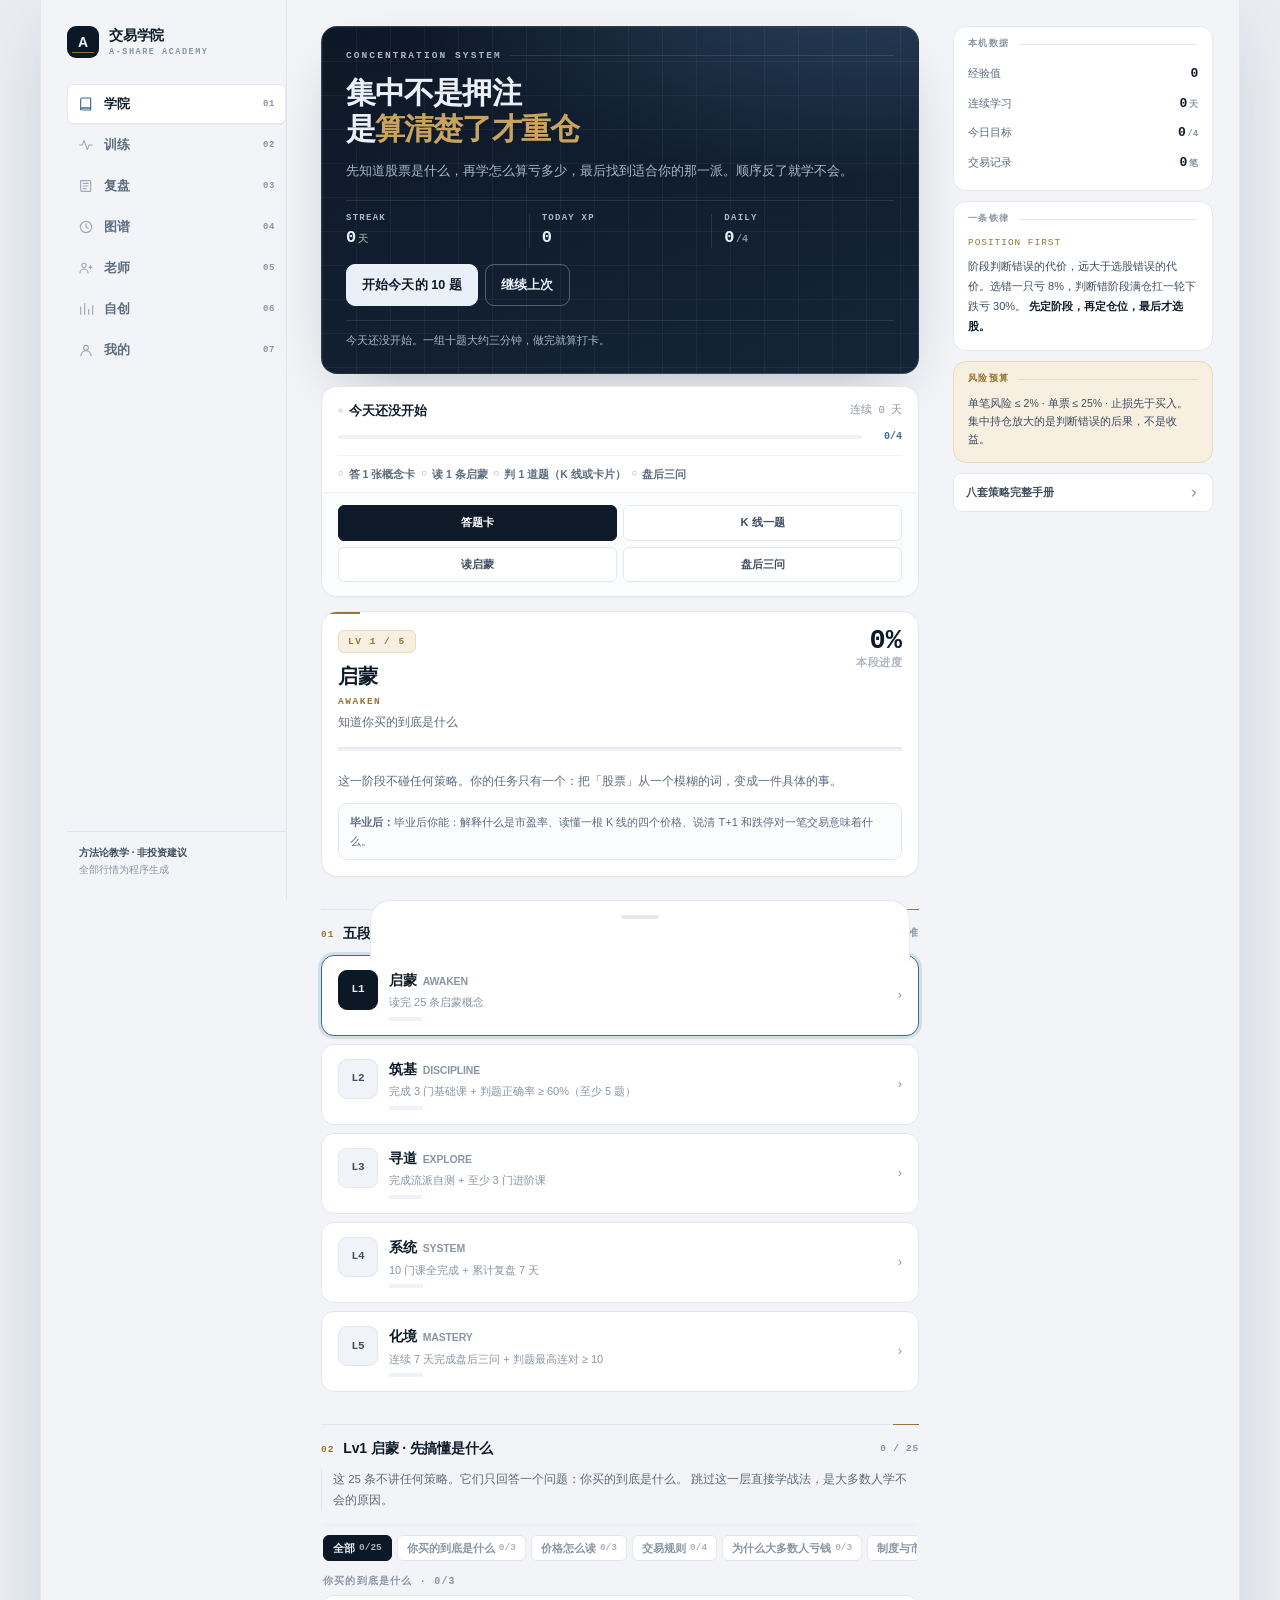
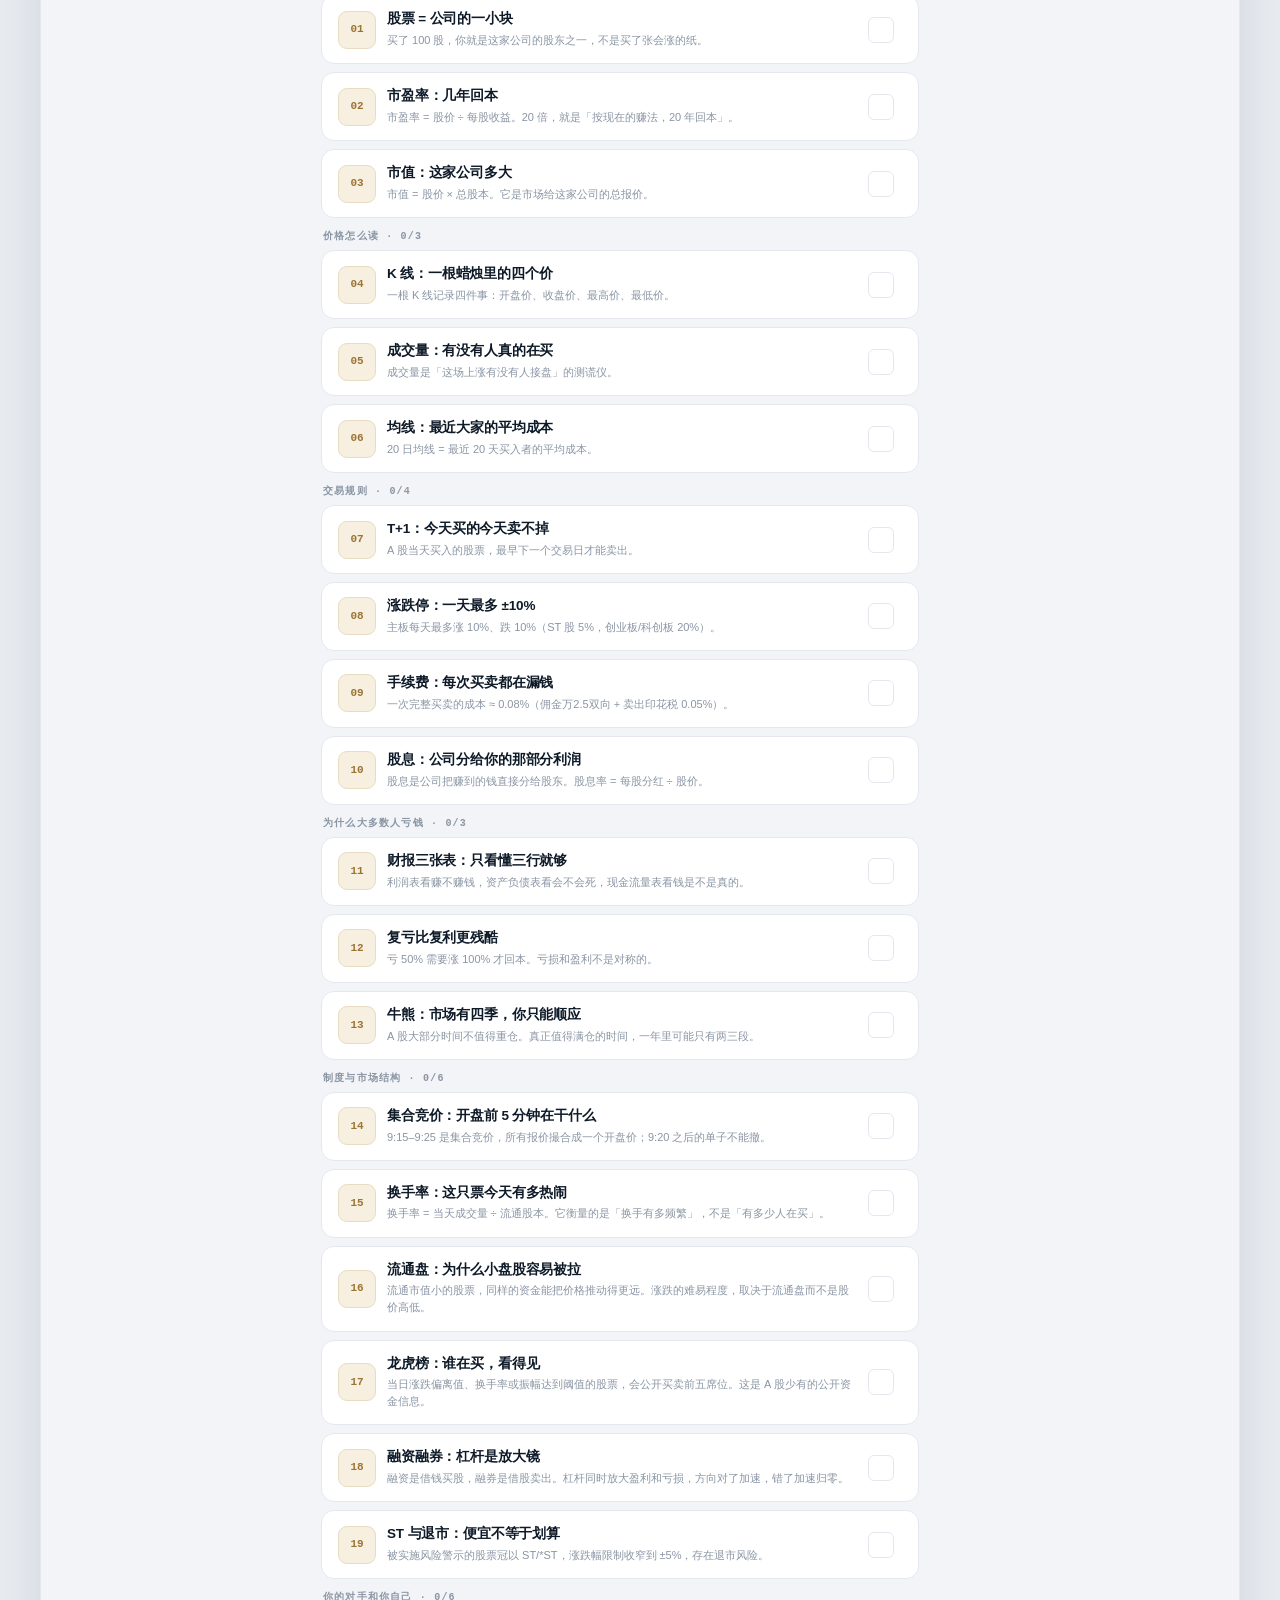
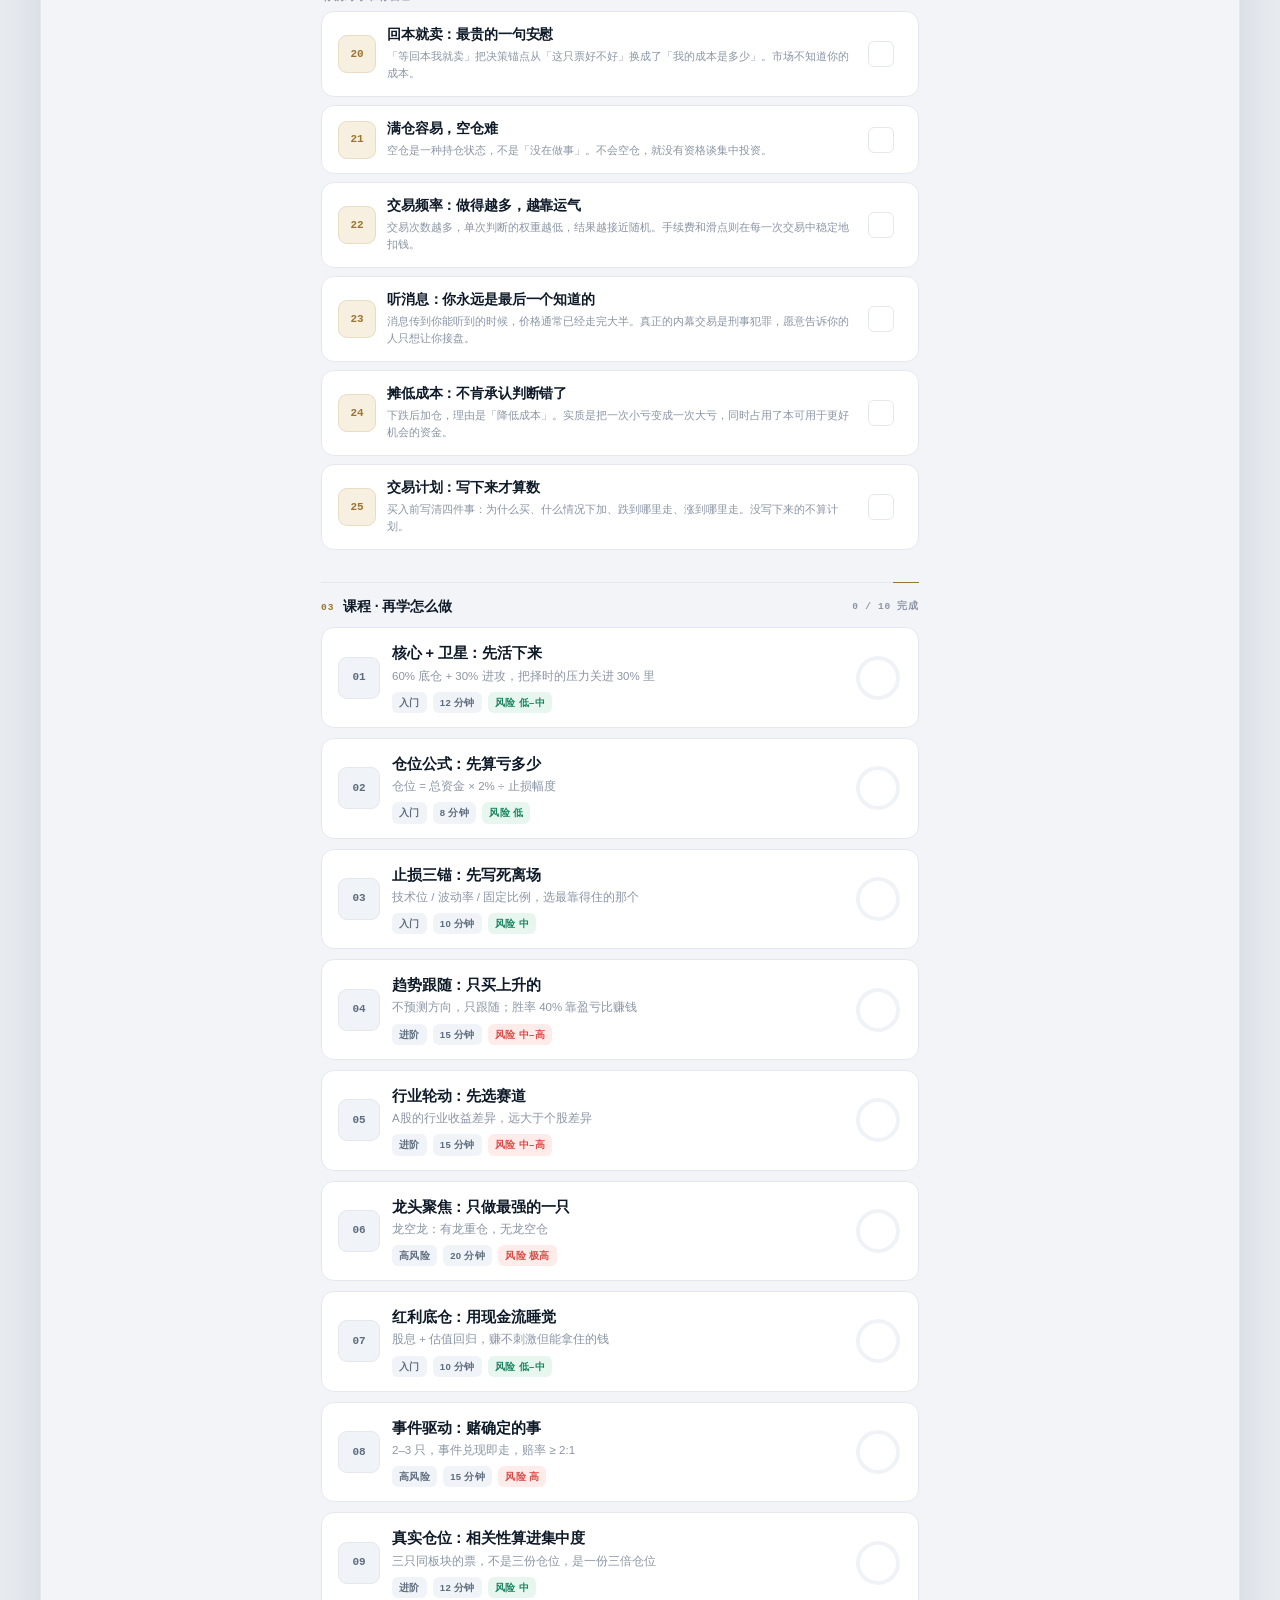
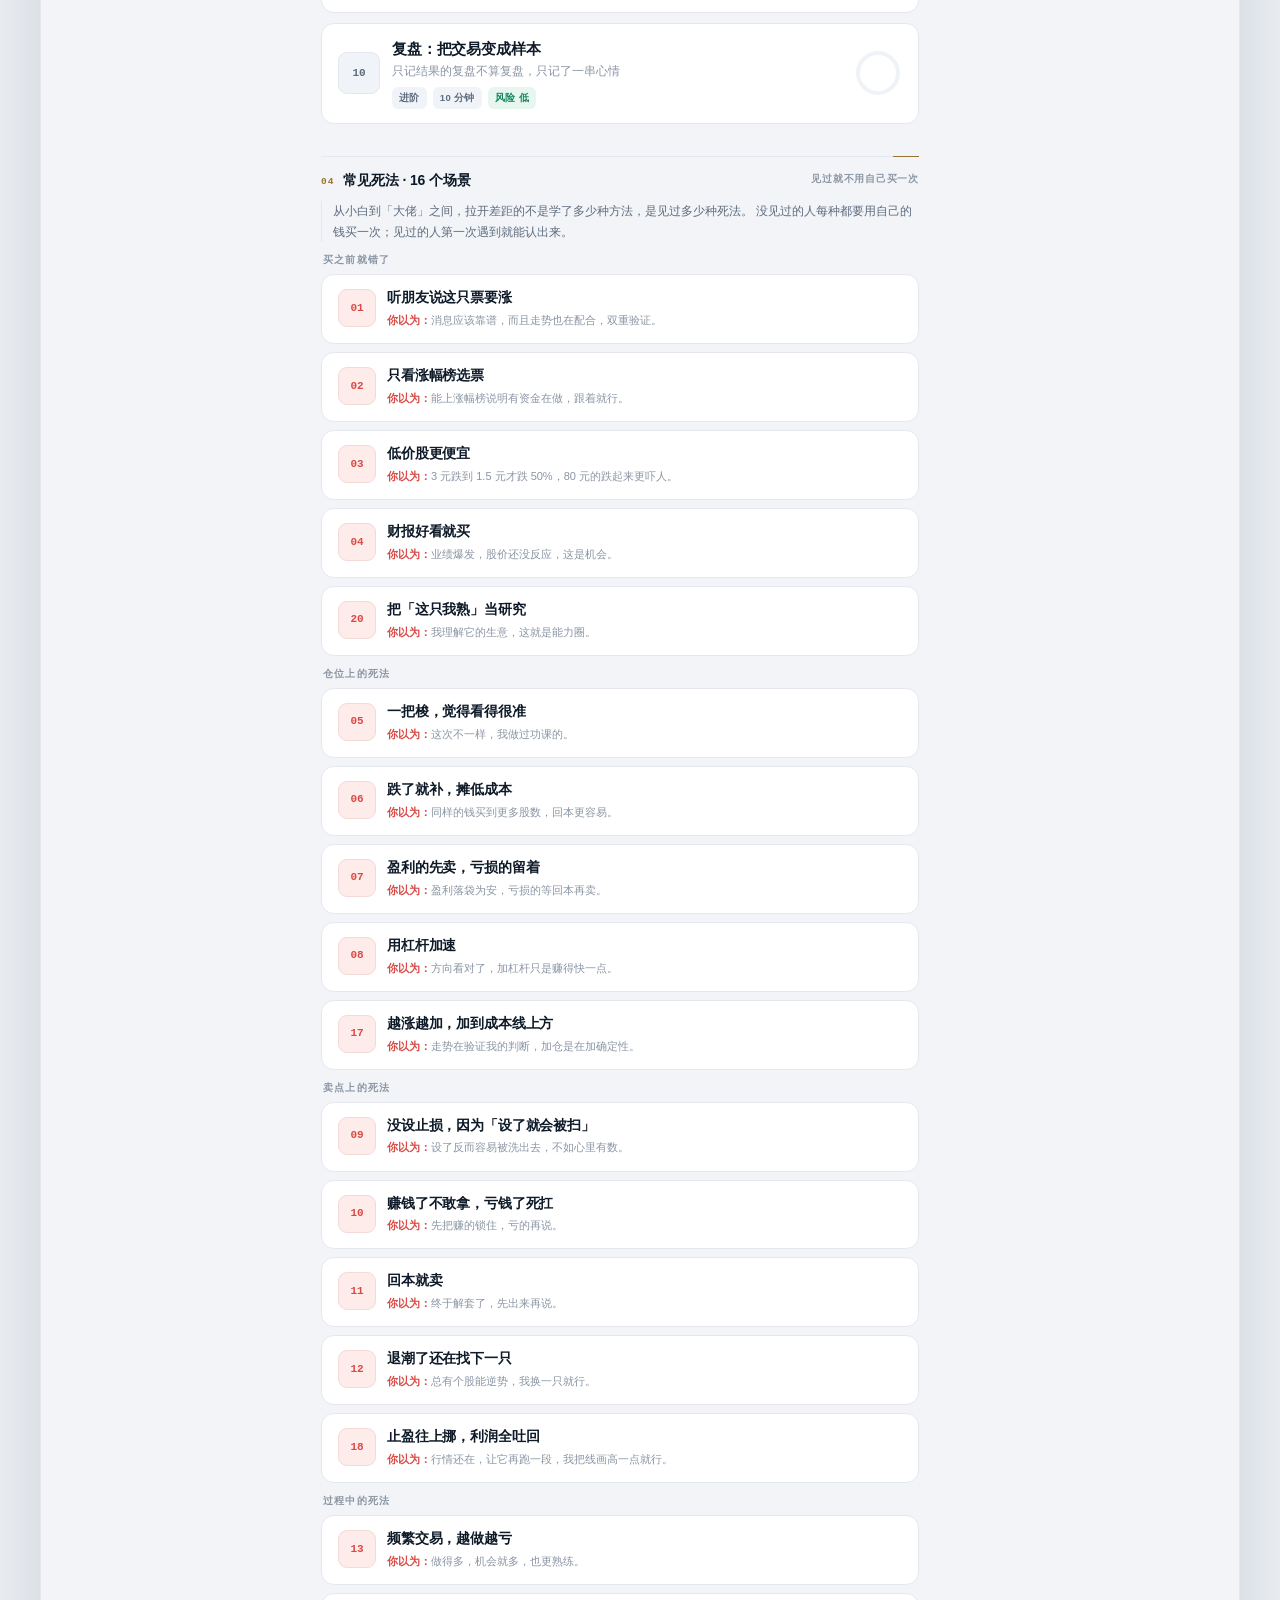
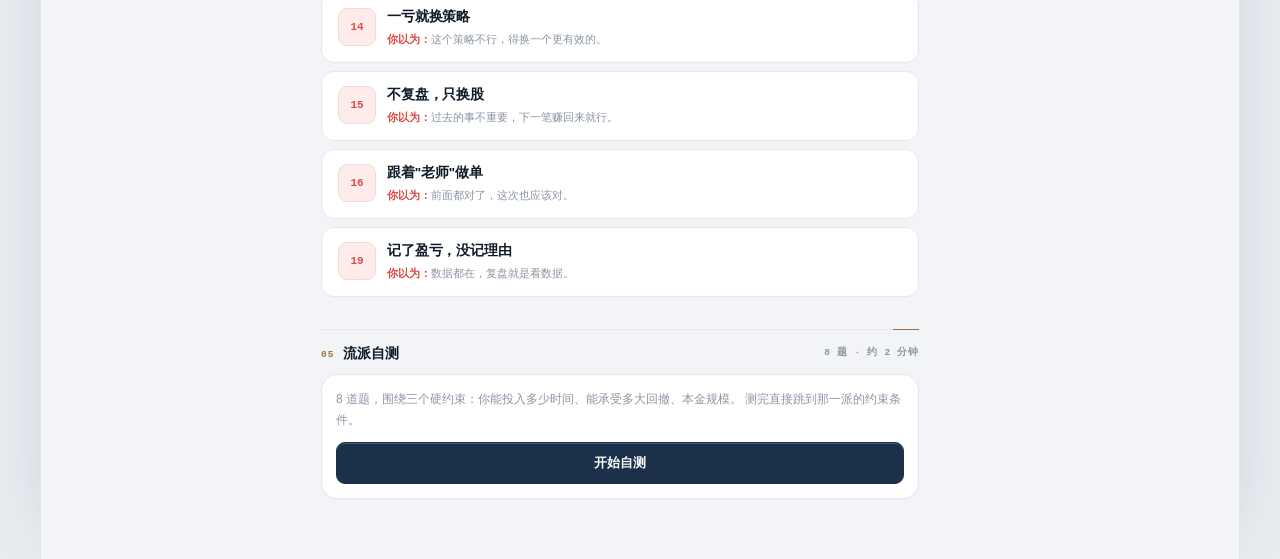
<file: index.html>
<!DOCTYPE html>
<html lang="zh-CN">
<head>
<meta charset="UTF-8">
<meta name="viewport" content="width=device-width,initial-scale=1,viewport-fit=cover">
<meta name="theme-color" content="#16283f">
<title>A股交易学院 · 学 · 练 · 战</title>
<link rel="stylesheet" href="app.css">
<link rel="stylesheet" href="themes.css">
<link rel="stylesheet" href="v12.css">
</head>
<body>
<div class="device">

  <header class="topbar">
    <div class="brand">
      <div class="mark">A</div>
      <div>
        <div class="nm">交易学院</div>
        <div class="sub">A-Share Academy</div>
      </div>
    </div>
    <div class="hud">
      <div class="chip-xp" id="chipXp" title="本段经验">
        <svg width="11" height="11" viewBox="0 0 24 24" fill="currentColor"><path d="M13 2 4.5 13.5H11L9.5 22 19 10h-6.5z"/></svg>
        <b id="xpTop">0</b>
      </div>
      <div class="chip-streak" id="chipStreak" title="连续学习天数">
        <svg width="11" height="11" viewBox="0 0 24 24" fill="currentColor"><path d="M12 2c.6 4-2.2 5.4-3.6 7.4C7 11.6 7 13.5 7 14a5 5 0 0 0 10 0c0-1.2-.4-2.2-1-3 0 1.4-1 2.2-1.8 2.4.6-2.6-.4-6.4-2.2-8.4z"/></svg>
        <b id="streakTop">1</b>
      </div>
    </div>
  </header>

  <!-- 桌面端左侧导航（移动端由底部 dock 承担，这里 display:none） -->
  <aside class="deskrail">
    <div class="dr-brand">
      <div class="mark">A</div>
      <div>
        <div class="nm">交易学院</div>
        <div class="sub">A-SHARE ACADEMY</div>
      </div>
    </div>
    <nav class="dr-nav" id="deskNav">
      <button data-v="learn" class="on">
        <svg class="ic" viewBox="0 0 24 24" fill="none" stroke="currentColor" stroke-width="1.7" stroke-linecap="round" stroke-linejoin="round"><path d="M4 5.5A2.5 2.5 0 0 1 6.5 3H19v15H6.5A2.5 2.5 0 0 0 4 20.5z"/><path d="M4 20.5A2.5 2.5 0 0 1 6.5 18H19v3H6.5"/></svg>
        学院<span class="ix">01</span>
      </button>
      <button data-v="train">
        <svg class="ic" viewBox="0 0 24 24" fill="none" stroke="currentColor" stroke-width="1.7" stroke-linecap="round" stroke-linejoin="round"><path d="M2.5 12h4l2.5-7 5 14 2.5-7h5"/></svg>
        训练<span class="ix">02</span>
      </button>
      <button data-v="journal">
        <svg class="ic" viewBox="0 0 24 24" fill="none" stroke="currentColor" stroke-width="1.7" stroke-linecap="round" stroke-linejoin="round"><path d="M4 4h13a2 2 0 0 1 2 2v14H6a2 2 0 0 1-2-2z"/><path d="M8 8h7M8 12h7M8 16h4"/></svg>
        复盘<span class="ix">03</span>
      </button>
      <button data-v="map">
        <svg class="ic" viewBox="0 0 24 24" fill="none" stroke="currentColor" stroke-width="1.7" stroke-linecap="round" stroke-linejoin="round"><circle cx="12" cy="12" r="8.5"/><path d="M12 7.5v4.5l3 2"/></svg>
        图谱<span class="ix">04</span>
      </button>
      <button data-v="teacher">
        <svg class="ic" viewBox="0 0 24 24" fill="none" stroke="currentColor" stroke-width="1.7" stroke-linecap="round" stroke-linejoin="round"><circle cx="9" cy="8" r="3.2"/><path d="M3 19.5a6 6 0 0 1 12 0"/><path d="M16.5 11h4.5M18.75 8.75v4.5"/></svg>
        老师<span class="ix">05</span>
      </button>
      <button data-v="craft">
        <svg class="ic" viewBox="0 0 24 24" fill="none" stroke="currentColor" stroke-width="1.7" stroke-linecap="round" stroke-linejoin="round"><path d="M4 20V9M10 20V4M16 20v-7M22 20V7"/></svg>
        自创<span class="ix">06</span>
      </button>
      <button data-v="me">
        <svg class="ic" viewBox="0 0 24 24" fill="none" stroke="currentColor" stroke-width="1.7" stroke-linecap="round" stroke-linejoin="round"><circle cx="12" cy="8.5" r="3.5"/><path d="M4.5 20.5a7.5 7.5 0 0 1 15 0"/></svg>
        我的<span class="ix">07</span>
      </button>
    </nav>
    <div class="dr-foot">
      <b>方法论教学 · 非投资建议</b><br>全部行情为程序生成
    </div>
  </aside>

  <main>
    <!-- ================= 学院 ================= -->
    <section class="view on" id="v-learn">
      <div class="hero">
        <div class="kicker">Concentration System</div>
        <h1>集中不是押注<br>是<em>算清楚了才重仓</em></h1>
        <p>先知道股票是什么，再学怎么算亏多少，最后找到适合你的那一派。顺序反了就学不会。</p>
        <div class="strip">
          <div class="q">
            <div class="ql">Streak</div>
            <div class="qv" id="hStreak">0<small>天</small></div>
          </div>
          <div class="q">
            <div class="ql">Today XP</div>
            <div class="qv" id="hXp">0</div>
          </div>
          <div class="q">
            <div class="ql">Daily</div>
            <div class="qv" id="hGoal">0<small>/4</small></div>
          </div>
        </div>
        <div class="row">
          <button class="btn btn-primary" id="btnDaily">开始今天的 10 题</button>
          <button class="btn btn-ghost" id="btnContinue">继续上次</button>
        </div>
        <div class="herotip" id="heroTip"></div>
      </div>

      <!-- 今日：打卡 + 目标 -->
      <div class="card todaycard" id="todayCard"></div>

      <!-- 当前段位 -->
      <div class="rankcard" id="rankCard"></div>

      <div class="sec-title">
        <h2>五段路径</h2>
        <span>点开看毕业标准</span>
      </div>
      <div class="ranklist" id="rankList"></div>

      <div class="sec-title">
        <h2>Lv1 启蒙 · 先搞懂是什么</h2>
        <span id="basicsProgress">0 / 13</span>
      </div>
      <p class="intro">
        这 25 条不讲任何策略。它们只回答一个问题：你买的到底是什么。
        跳过这一层直接学战法，是大多数人学不会的原因。
      </p>
      <!-- 进度条 + 筛选：25 条读起来像一堵墙，拆成四组，一组一组清 -->
      <div class="grpbar">
        <div class="grpbar-track"><i id="basicBar" style="width:0%"></i></div>
        <div class="grpchips" id="basicChips"></div>
      </div>
      <div class="path" id="basicsList"></div>

      <div class="sec-title">
        <h2>课程 · 再学怎么做</h2>
        <span id="progressText">0 / 8 完成</span>
      </div>
      <div class="path" id="courseList"></div>

      <div class="sec-title">
        <h2>常见死法 · 16 个场景</h2>
        <span>见过就不用自己买一次</span>
      </div>
      <p class="intro">
        从小白到「大佬」之间，拉开差距的不是学了多少种方法，是见过多少种死法。
        没见过的人每种都要用自己的钱买一次；见过的人第一次遇到就能认出来。
      </p>
      <div class="path" id="deathList"></div>

      <div class="sec-title"><h2>流派自测</h2><span id="quizState">未测</span></div>
      <div class="card" id="quizCard" style="padding:14px"></div>
    </section>

    <!-- ================= 训练 ================= -->
    <section class="view" id="v-train">
      <div class="sec-title" style="margin-top:4px">
        <h2>训练场</h2>
        <span id="accText">正确率 —</span>
      </div>

      <!-- 答题卡：一次十题 -->
      <div class="card quizcard" id="quizPane">
        <div class="quiztop">
          <div>
            <div class="kick">每日一组 · <span id="qzMode">进行中</span></div>
            <h3 id="qzTitle">还没有开始</h3>
          </div>
          <div class="qzright">
            <div class="qzn" id="qzCombo">0</div>
            <div class="qzl">连对</div>
          </div>
        </div>
        <div class="qprog"><i id="qzProg" style="width:0%"></i></div>
        <div id="qzBody"></div>
      </div>

      <!-- K 线 -->
      <div class="card trainer" id="trainerCard">
        <div class="head">
          <div>
            <h3 id="qTitle">放量突破前高</h3>
            <div class="q" id="qText">图上标了三个位置，哪个才是符合系统的买点？</div>
          </div>
          <div class="pill brand" id="qStreak">连对 0</div>
        </div>

        <div class="kbox"><canvas id="kcanvas"></canvas></div>

        <div class="opts" id="opts"></div>
        <div class="explain" id="explain"></div>

        <div style="display:flex;gap:8px;margin-top:14px">
          <button class="btn btn-sm btn-block" id="btnNextQ">下一题</button>
          <button class="btn btn-sm btn-block" id="btnWhyOpen">看解析</button>
        </div>
      </div>

      <div class="sec-title"><h2>其他训练</h2><span>换个方式练</span></div>
      <div class="train-grid">
        <button class="tcard" id="btnWeak">
          <div class="ic">
            <svg width="18" height="18" viewBox="0 0 24 24" fill="none" stroke="currentColor" stroke-width="1.8" stroke-linecap="round" stroke-linejoin="round"><path d="M4 5.5A2.5 2.5 0 0 1 6.5 3H19v15H6.5A2.5 2.5 0 0 0 4 20.5z"/><path d="M12 8v4M12 15h.01"/></svg>
          </div>
          <h4>错题重练</h4>
          <p id="weakSub">还没有错题</p>
        </button>
        <button class="tcard" id="btnCalcOpen">
          <div class="ic">
            <svg width="18" height="18" viewBox="0 0 24 24" fill="none" stroke="currentColor" stroke-width="1.8" stroke-linecap="round"><rect x="4" y="3" width="16" height="18" rx="2.5"/><path d="M8 8h8M8 12h2M12 12h2M16 12h.01M8 16h2M12 16h2M16 16h.01"/></svg>
          </div>
          <h4>仓位计算</h4>
          <p>先算能亏多少</p>
        </button>
        <button class="tcard" id="btnSim">
          <div class="ic">
            <svg width="18" height="18" viewBox="0 0 24 24" fill="none" stroke="currentColor" stroke-width="1.8" stroke-linecap="round" stroke-linejoin="round"><path d="M3 17l5-6 4 4 4-7 5 5"/><path d="M3 21h18"/></svg>
          </div>
          <h4>模拟盘</h4>
          <p>用虚拟账户试错</p>
        </button>
        <button class="tcard" data-go="map">
          <div class="ic">
            <svg width="18" height="18" viewBox="0 0 24 24" fill="none" stroke="currentColor" stroke-width="1.8" stroke-linecap="round"><circle cx="12" cy="12" r="8.5"/><path d="M12 7.5v4.5l3 2"/></svg>
          </div>
          <h4>情绪周期</h4>
          <p>几成仓，看阶段</p>
        </button>
        <button class="tcard" data-go="journal">
          <div class="ic">
            <svg width="18" height="18" viewBox="0 0 24 24" fill="none" stroke="currentColor" stroke-width="1.8" stroke-linecap="round" stroke-linejoin="round"><path d="M4 4h13a2 2 0 0 1 2 2v14H6a2 2 0 0 1-2-2z"/><path d="M8 8h7M8 12h7"/></svg>
          </div>
          <h4>复盘台</h4>
          <p>每笔都记账</p>
        </button>
      </div>

      <div class="sec-title"><h2>概念卡</h2><span id="cardProg">0 / 24 掌握</span></div>
      <p class="intro">
        24 张卡，考的是「记没记住」，所以题库固定——背不下来才说明没记住。
        但选项顺序每次都变，记「第几个」没有用。答错的卡会自己回到复习队列。
      </p>
      <div class="card deckbox" id="deckBox"></div>

      <div class="sec-title"><h2>掌握度</h2><span>按组看</span></div>
      <div class="card" style="padding:14px 16px" id="mastBox"></div>
    </section>

    <!-- ================= 复盘台 ================= -->
    <section class="view" id="v-journal">
      <div class="sec-title" style="margin-top:4px">
        <h2>复盘台</h2>
        <span id="jrCount">0 笔</span>
      </div>

      <div class="prose" style="margin-bottom:14px">
        <div class="pt">交易记录不是记账，是<b>把「我以为什么」和「实际发生什么」摆在一起</b>。
          不写下来的交易，第二次还会犯同样的错，只是换个标的。</div>
        <div class="pt">这里只看三件事：<b>纪律分</b>（计划执行率）、<b>盈亏比</b>、<b>违规次数</b>。
          胜率不单独看——高胜率配低盈亏比，长期照样亏。</div>
      </div>

      <div class="jr-head" id="jrHead"></div>

      <div class="sec-title"><h2>记一笔</h2><span>平仓后立刻写</span></div>
      <div class="card jr-form">
        <form id="jrF" autocomplete="off">
          <div class="row2">
            <div class="fg">
              <label for="jrSym">标的代号</label>
              <input id="jrSym" maxlength="12" placeholder="如 600XXX / 沪深300ETF">
            </div>
            <div class="fg">
              <label for="jrSide">方向</label>
              <select id="jrSide">
                <option value="long">做多</option>
                <option value="short">做空 / 反向</option>
              </select>
            </div>
          </div>
          <div class="row2">
            <div class="fg">
              <label for="jrPct">这笔结果 %</label>
              <input id="jrPct" type="number" step="0.1" inputmode="decimal" placeholder="-3.2">
            </div>
            <div class="fg">
              <label for="jrPos">仓位 %</label>
              <input id="jrPos" type="number" step="1" min="0" max="100" inputmode="numeric" placeholder="20">
            </div>
          </div>
          <div class="fg">
            <label for="jrWhy">买入理由（一句话，事后不能改）</label>
            <input id="jrWhy" maxlength="60" placeholder="如：主线龙头回踩 20 日线，止损放在 19.4">
          </div>

          <label class="fl">三条纪律 · 做到一条算一分</label>
          <label class="chk"><input type="checkbox" id="jrC1"> 下单前已经写下止损位</label>
          <div style="height:6px"></div>
          <label class="chk"><input type="checkbox" id="jrC2"> 按事先计划的位置卖出（不临时改）</label>
          <div style="height:6px"></div>
          <label class="chk"><input type="checkbox" id="jrC3"> 亏损后没有补仓摊低成本</label>

          <div class="hint">
            「止损位」指下单那一秒就存在的数字，不是事后画的线。三条都不勾也算合法记录，
            但它会记进违规——这一栏本来就是为了让你看见自己。
          </div>
          <div class="jr-actions">
            <button type="submit" class="btn btn-sm" id="jrAdd">保存这笔</button>
            <button type="button" class="btn btn-sm" id="jrReset">清空</button>
          </div>
        </form>
      </div>

      <div class="sec-title"><h2>交易记录</h2><span id="jrSub">最近的在前</span></div>
      <div class="jr-list" id="jrList"></div>

      <div class="sec-title"><h2>复盘四问</h2><span>每笔都问</span></div>
      <div class="jr-rules">
        <div class="r"><b>01</b><span>买入前的理由，现在还成立吗？<i>不成立就该走，与盈亏无关。</i></span></div>
        <div class="r"><b>02</b><span>这笔亏损是<i>规则内的成本</i>，还是<i>违规的代价</i>？</span></div>
        <div class="r"><b>03</b><span>如果明天出现一模一样的机会，我会不会做同样的动作？</span></div>
        <div class="r"><b>04</b><span>仓位大小，是按止损幅度算的，还是按"感觉能赚"给的？</span></div>
      </div>

      <div class="card note-card" style="padding:14px">
        <div class="note-title">用法</div>
        <div class="note-body">
          先连着记 <b>20 笔</b>再评价方法。20 笔以内的胜率是噪声，不是结论；
          能看的是纪律分——它在你赚钱的时候也照样能算出来。
        </div>
      </div>
    </section>

    <!-- ================= 图谱 ================= -->
    <section class="view" id="v-map">
      <div class="sec-title" style="margin-top:4px"><h2>市场阶段</h2><span>仓位由阶段决定</span></div>

      <div class="seg" id="stageSeg">
        <button data-s="0" class="on">冰点</button>
        <button data-s="1">启动</button>
        <button data-s="2">发酵</button>
        <button data-s="3">退潮</button>
      </div>

      <div class="card cycle" id="cycleCard"></div>

      <div class="sec-title"><h2>策略 × 市况</h2><span>左右滑动</span></div>
      <div class="matrixrow" id="matrixRow"></div>

      <div class="card" style="padding:14px;margin-top:4px">
        <div class="note-title dim">一条铁律</div>
        <div class="note-body lg">
          阶段判断错误的代价，远大于选股错误的代价。选错一只股票亏 8%，判断错阶段满仓扛一轮下跌亏 30%。<b class="hot">先定阶段，再定仓位，最后才选股。</b>
        </div>
      </div>
    </section>

    <!-- ================= 老师 ================= -->
    <section class="view" id="v-teacher">
      <div class="sec-title" style="margin-top:4px">
        <h2>找老师</h2>
        <span id="tchCount">8 个流派</span>
      </div>

      <div class="card" style="padding:14px;margin-bottom:14px">
        <div class="note-body lg">
          网上教金融的老师，本质上只有 <b class="hot">8 个流派</b>。<br>
          你在任何一个平台刷到的任何一个人，都能归到这 8 个里。 <b>认流派，别记名字。</b>
        </div>
      </div>

      <div class="pantheon" id="pantheon">
        <i class="center-axis"></i><i class="center-axis h"></i>
        <div class="core-chip">按「你怎么赚钱」分</div>
      </div>

      <div class="sec-title"><h2>八派</h2><span>点开看约束</span></div>
      <div class="teacher-grid" id="teacherGrid"></div>

      <button class="craftlink" data-go="craft">
        <span class="ci">9</span>
        <span class="ct">
          <b>第九派：你自己那派</b>
          <i>八派都是别人的答案。真到自己的账户上，你一定是混着用的——把它写下来，先过 12 个场景。</i>
        </span>
        <span class="ca">›</span>
      </button>

      <div class="sec-title"><h2>反面样本</h2><span id="fakeCount">4 类</span></div>
      <p class="muted-sm" style="margin:0 2px 10px">
        这 4 类不是"老师"，是话术。认识它们的价值，大于认识任何一个真懂的人。
      </p>
      <div class="teacher-grid" id="fakeGrid"></div>

      <div class="sec-title"><h2>三问识人</h2><span>照这个问</span></div>
      <div class="card" style="padding:14px">
        <div class="muted-sm">
          任何一个自称有方法的人，都可以用这三个问题过一遍。答不上来的，不必再听第二句。
        </div>
        <div class="idtest" id="idtest"></div>
      </div>

      <div class="sec-title"><h2>师承链</h2><span>方法从哪来</span></div>
      <div class="card" style="padding:6px 16px 10px">
        <div class="lineage" id="lineage"></div>
      </div>

      <div class="card note-card gold" style="padding:14px">
        <div class="note-title">关于"老师"这件事</div>
        <div class="note-body">
          本页不列任何人名，也不评价任何具体账号。列的是流派——因为流派的方法可以被检验，
          而个人业绩不能。任何要求你"亏损不担、盈利分成"、或声称"我有内幕"的人，
          都与本页所有流派无关，请直接离开。
        </div>
      </div>
    </section>

    <!-- ================= 自创流派 ================= -->
    <section class="view" id="v-craft">
      <div class="sec-title" style="margin-top:4px">
        <h2>自创流派</h2>
        <span id="cfState">未开始</span>
      </div>

      <div class="prose" style="margin-bottom:14px">
        <div class="pt">前面八派都是别人的答案。到自己的账户上，没有人是纯粹的一派——
          你一定在某些条件下用 A、另一些条件下用 B。这不算不纯粹，<b>不纯粹的是一边混用一边不承认</b>。</div>
        <div class="pt">所以这里不提供第九种更好的方法，只给一台装配台：把规则一格一格挑出来，
          再自己写下它什么时候会失效。最后要过 12 个场景，<b>至少对 10 个才挂牌</b>——过不了就还是草稿。</div>
      </div>

      <div class="sec-title"><h2>三道闸</h2><span>缺一条就不算流派</span></div>
      <div class="card" style="padding:12px 16px" id="cfGates"></div>

      <div class="sec-title"><h2>装配台</h2><span id="cfFill">0 / 6 格</span></div>
      <div class="card" style="padding:10px 14px" id="cfSlots"></div>

      <div class="sec-title"><h2>从八派借一条</h2><span>点一下填进对应格子</span></div>
      <div class="card" style="padding:12px 14px"><div class="seeds" id="cfSeeds"></div></div>

      <div class="sec-title"><h2>12 个场景</h2><span id="cfScore">0 / 12 · 至少要 10 个</span></div>
      <p class="intro-note">
        每题两个说法，选你<b>真会这么做</b>的那个，不是选看起来更专业的那个。
        答案没有对错，只有「符不符合你自己写的规则」。
      </p>
      <div id="cfChecks"></div>

      <div class="sec-title"><h2>挂牌</h2><span>保存后随时改</span></div>
      <div class="card" style="padding:14px 16px">
        <div class="cfname">
          <label>给你的流派起个名字</label>
          <input id="cfName" maxlength="14" placeholder="例如：低波红利 + 退潮空仓" />
        </div>
        <div class="cfverdict" id="cfVerdict"></div>
        <div style="display:flex;gap:8px;margin-top:12px">
          <button class="btn btn-sm btn-block btn-brand" id="cfSave">保存这份草稿</button>
          <button class="btn btn-sm btn-block" id="cfReset">清空重来</button>
        </div>
        <div class="cfnote">
          只存在你自己的浏览器里，不上传。挂牌不等于可以实盘——先拿它解释过去 12 个历史场景，
          再拿极小仓位跑 20 笔，看实际动作和纸上写的是不是同一套。
        </div>
      </div>
    </section>

    <!-- ================= 我的 ================= -->
    <section class="view" id="v-me">
      <div class="sec-title"><h2>我的</h2><span>本地保存</span></div>

      <div class="card lvcard" id="lvCard"></div>

      <div class="stat3" style="margin-top:10px">
        <div class="s lead"><div class="v" id="mAcc">—</div><div class="k" id="mAccNote">还没判过题，做一组就有数了</div></div>
        <div class="s"><div class="v" id="mCourse">0/8</div><div class="k">课程</div></div>
        <div class="s"><div class="v" id="mSolid">0</div><div class="k">已掌握卡片</div></div>
      </div>

      <div class="sec-title"><h2>近 7 天</h2><span id="weekSub">0 天</span></div>
      <div class="card" style="padding:14px 12px 12px">
        <div class="week" id="weekBar"></div>
        <div class="weekx" id="weekTip"></div>
      </div>

      <div class="sec-title"><h2>今天做了什么</h2><span id="todayXp">+0 XP</span></div>
      <div class="card" style="padding:6px 16px" id="todayList"></div>

      <div class="sec-title"><h2>界面风格</h2><span id="themeName">晨光蓝</span></div>
      <div class="themes" id="themeList"></div>

      <div class="sec-title"><h2>成就</h2><span id="badgeCount">0 / 4</span></div>
      <div class="badges" id="badges"></div>

      <div class="sec-title"><h2>盘后三问</h2><span>每天勾一次</span></div>
      <div class="card" style="padding:6px 14px" id="reviewList"></div>

      <div class="sec-title"><h2>数据</h2><span>只在本机</span></div>
      <div class="card" style="padding:14px 16px">
        <div class="datainfo">
          进度存在浏览器本地（<code>localStorage</code>），不上传任何服务器。
          换设备 / 清缓存会丢，需要的话先导出。
        </div>
        <div style="display:flex;gap:8px;margin-top:12px">
          <button class="btn btn-sm btn-block" id="btnExport">导出进度</button>
          <button class="btn btn-sm btn-block" id="btnImport">导入</button>
        </div>
        <textarea id="ioBox" class="iobox" placeholder="导出后把这段文本保存好；导入时粘贴回来再点「导入」" spellcheck="false"></textarea>
        <div class="iohint" id="ioHint"></div>
      </div>

      <div class="card note-card gold" style="padding:14px">
        <div class="note-title">风险提示</div>
        <div class="note-body">
          本应用为交易方法论的教学演示，全部行情为程序生成的合成数据，不构成投资建议。集中持仓会放大单一判断错误的后果，实盘决策及后果由本人承担。
        </div>
      </div>

      <div style="text-align:center;margin-top:18px">
        <a href="playbook.html" class="link-quiet">打开完整文档版 · 八套策略手册</a>
      </div>
    </section>
  </main>

  <!-- 桌面端右侧数据栏 -->
  <aside class="deskrail-r">
    <div class="rp">
      <div class="h">本机数据</div>
      <div class="kv"><span class="k">经验值</span><span class="v" id="railXp">0</span></div>
      <div class="kv"><span class="k">连续学习</span><span class="v" id="railStreak">0<small>天</small></span></div>
      <div class="kv"><span class="k">今日目标</span><span class="v" id="railGoal">0<small>/4</small></span></div>
      <div class="kv"><span class="k">交易记录</span><span class="v" id="railJr">0<small>笔</small></span></div>
    </div>
    <div class="rp">
      <div class="h">一条铁律</div>
      <div class="law">
        <em>POSITION FIRST</em>
        阶段判断错误的代价，远大于选股错误的代价。选错一只亏 8%，判断错阶段满仓扛一轮下跌亏 30%。
        <b>先定阶段，再定仓位，最后才选股。</b>
      </div>
    </div>
    <div class="rp risk">
      <div class="h">风险预算</div>
      <div class="tx">
        单笔风险 ≤ 2% · 单票 ≤ 25% · 止损先于买入。<br>
        集中持仓放大的是判断错误的后果，不是收益。
      </div>
    </div>
    <a class="doc" href="playbook.html">
      八套策略完整手册
      <svg width="12" height="12" viewBox="0 0 24 24" fill="none" stroke="currentColor" stroke-width="2" stroke-linecap="round" stroke-linejoin="round"><path d="M9 6l6 6-6 6"/></svg>
    </a>
  </aside>

  <nav class="tabbar" id="tabbar">
    <button data-v="learn" class="on">
      <svg class="ic" viewBox="0 0 24 24" fill="none" stroke="currentColor" stroke-width="1.7" stroke-linecap="round" stroke-linejoin="round"><path d="M4 5.5A2.5 2.5 0 0 1 6.5 3H19v15H6.5A2.5 2.5 0 0 0 4 20.5z"/><path d="M4 20.5A2.5 2.5 0 0 1 6.5 18H19v3H6.5"/></svg>
      <span>学院</span>
    </button>
    <button data-v="train">
      <svg class="ic" viewBox="0 0 24 24" fill="none" stroke="currentColor" stroke-width="1.7" stroke-linecap="round" stroke-linejoin="round"><path d="M2.5 12h4l2.5-7 5 14 2.5-7h5"/></svg>
      <span>训练</span>
    </button>
    <button data-v="map">
      <svg class="ic" viewBox="0 0 24 24" fill="none" stroke="currentColor" stroke-width="1.7" stroke-linecap="round" stroke-linejoin="round"><circle cx="12" cy="12" r="8.5"/><path d="M12 7.5v4.5l3 2"/></svg>
      <span>图谱</span>
    </button>
    <button data-v="teacher">
      <svg class="ic" viewBox="0 0 24 24" fill="none" stroke="currentColor" stroke-width="1.7" stroke-linecap="round" stroke-linejoin="round"><circle cx="9" cy="8" r="3.2"/><path d="M3 19.5a6 6 0 0 1 12 0"/><path d="M16.5 11h4.5M18.75 8.75v4.5"/></svg>
      <span>老师</span>
    </button>
    <button data-v="craft">
      <svg class="ic" viewBox="0 0 24 24" fill="none" stroke="currentColor" stroke-width="1.7" stroke-linecap="round" stroke-linejoin="round"><path d="M4 20V9M10 20V4M16 20v-7M22 20V7"/></svg>
      <span>自创</span>
    </button>
    <button data-v="me">
      <svg class="ic" viewBox="0 0 24 24" fill="none" stroke="currentColor" stroke-width="1.7" stroke-linecap="round" stroke-linejoin="round"><circle cx="12" cy="8.5" r="3.5"/><path d="M4.5 20.5a7.5 7.5 0 0 1 15 0"/></svg>
      <span>我的</span>
    </button>
  </nav>
</div>

<div class="mask" id="mask"></div>
<div class="sheet" id="sheet"><div class="handle"></div><div id="sheetBody"></div></div>

<script src="theme.js"></script>
<script src="learn.js"></script>
<script src="cards.js"></script>
<script src="srs.js"></script>
<script src="teachers.js"></script>
<script src="craft.js"></script>
<script src="basics.js"></script>
<script src="rank.js"></script>
<script src="quiz.js"></script>
<script src="deaths.js"></script>
<script src="cases.js"></script>
<script src="journal.js"></script>
<script src="app.js"></script>
</body>
</html>
</file>
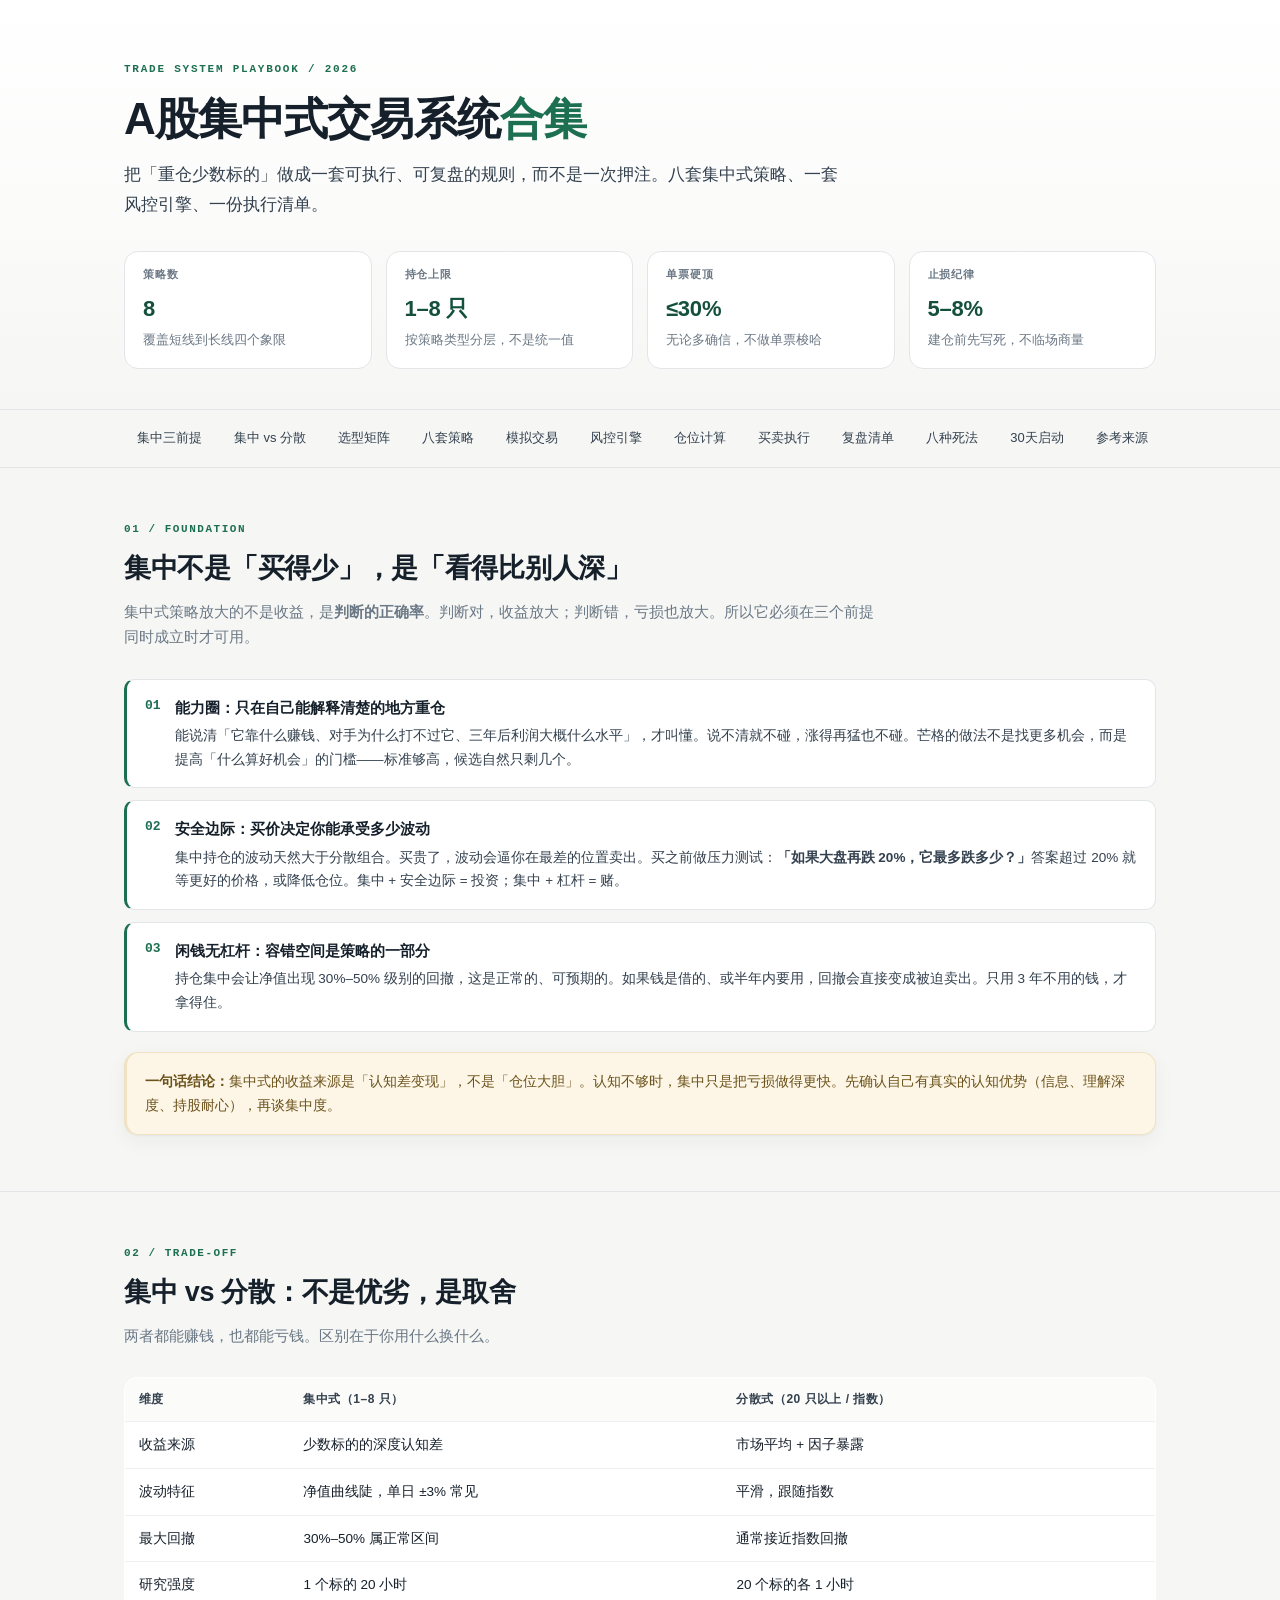
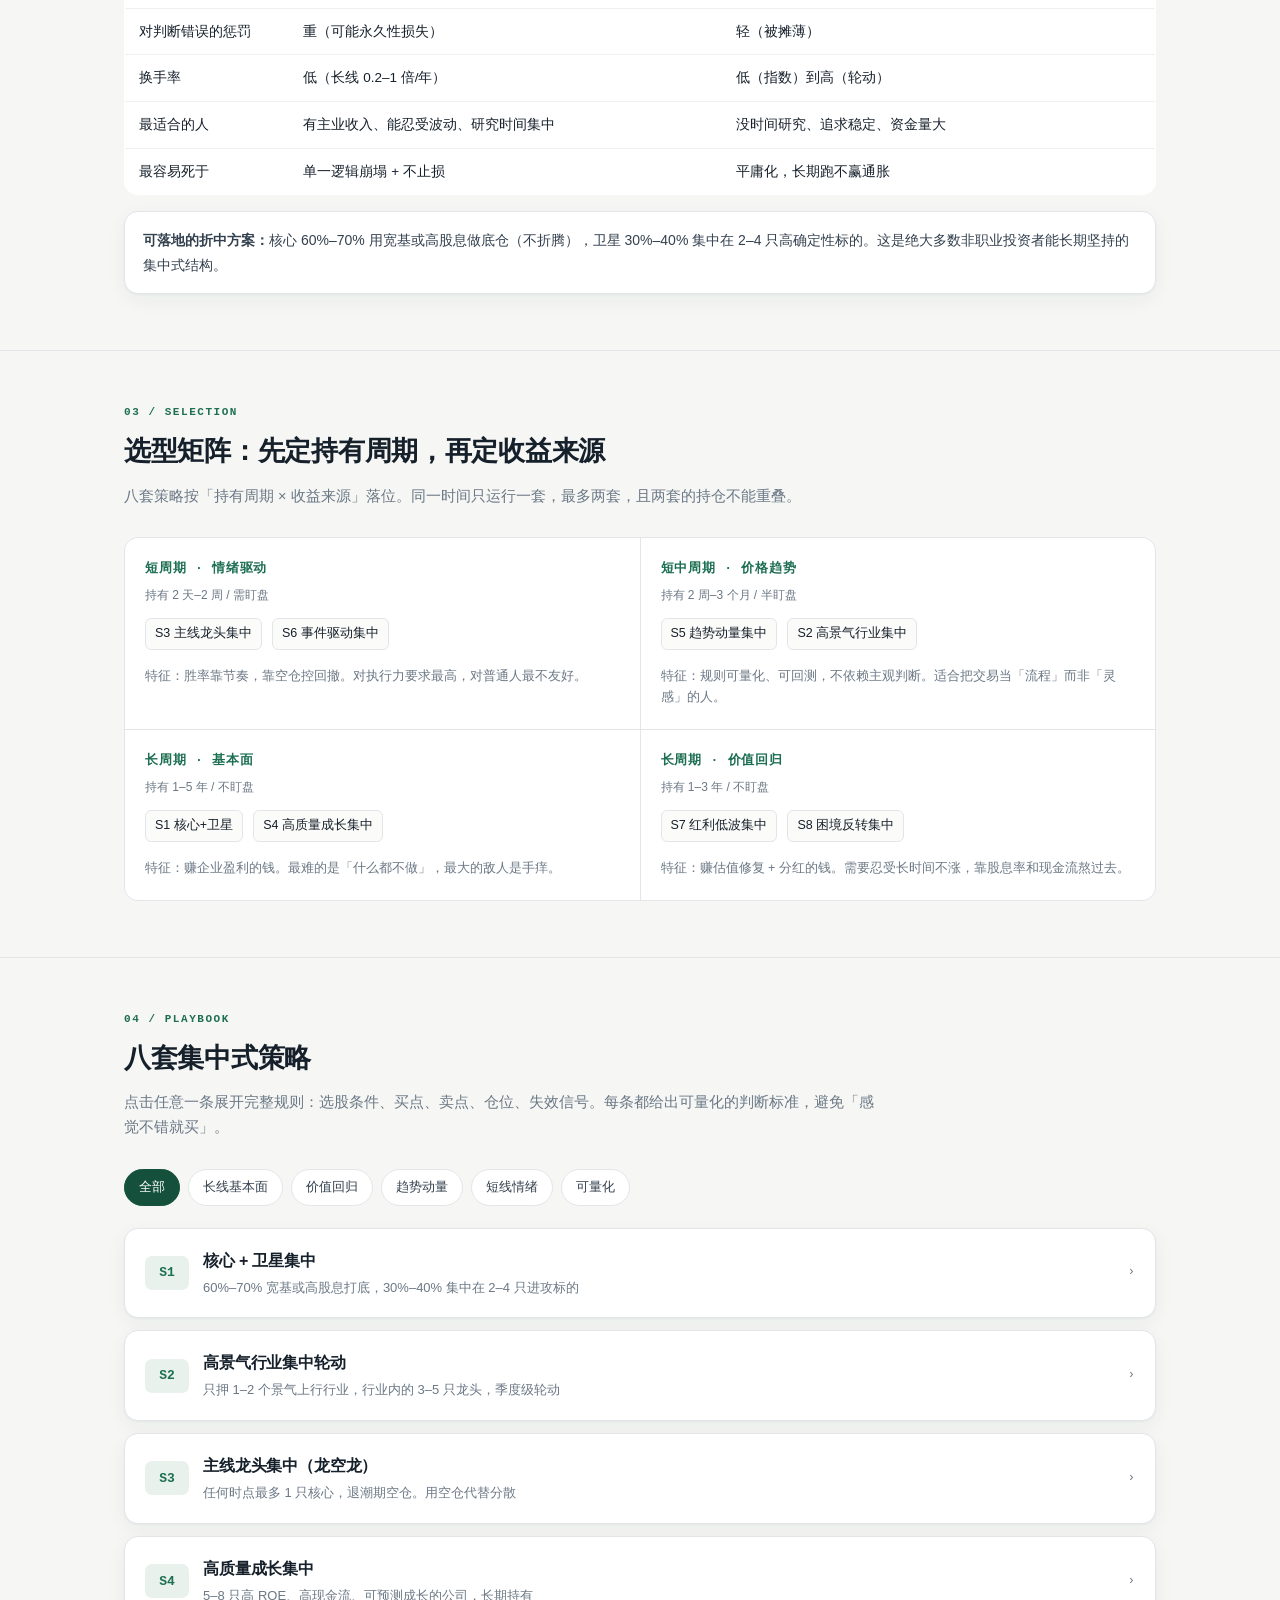
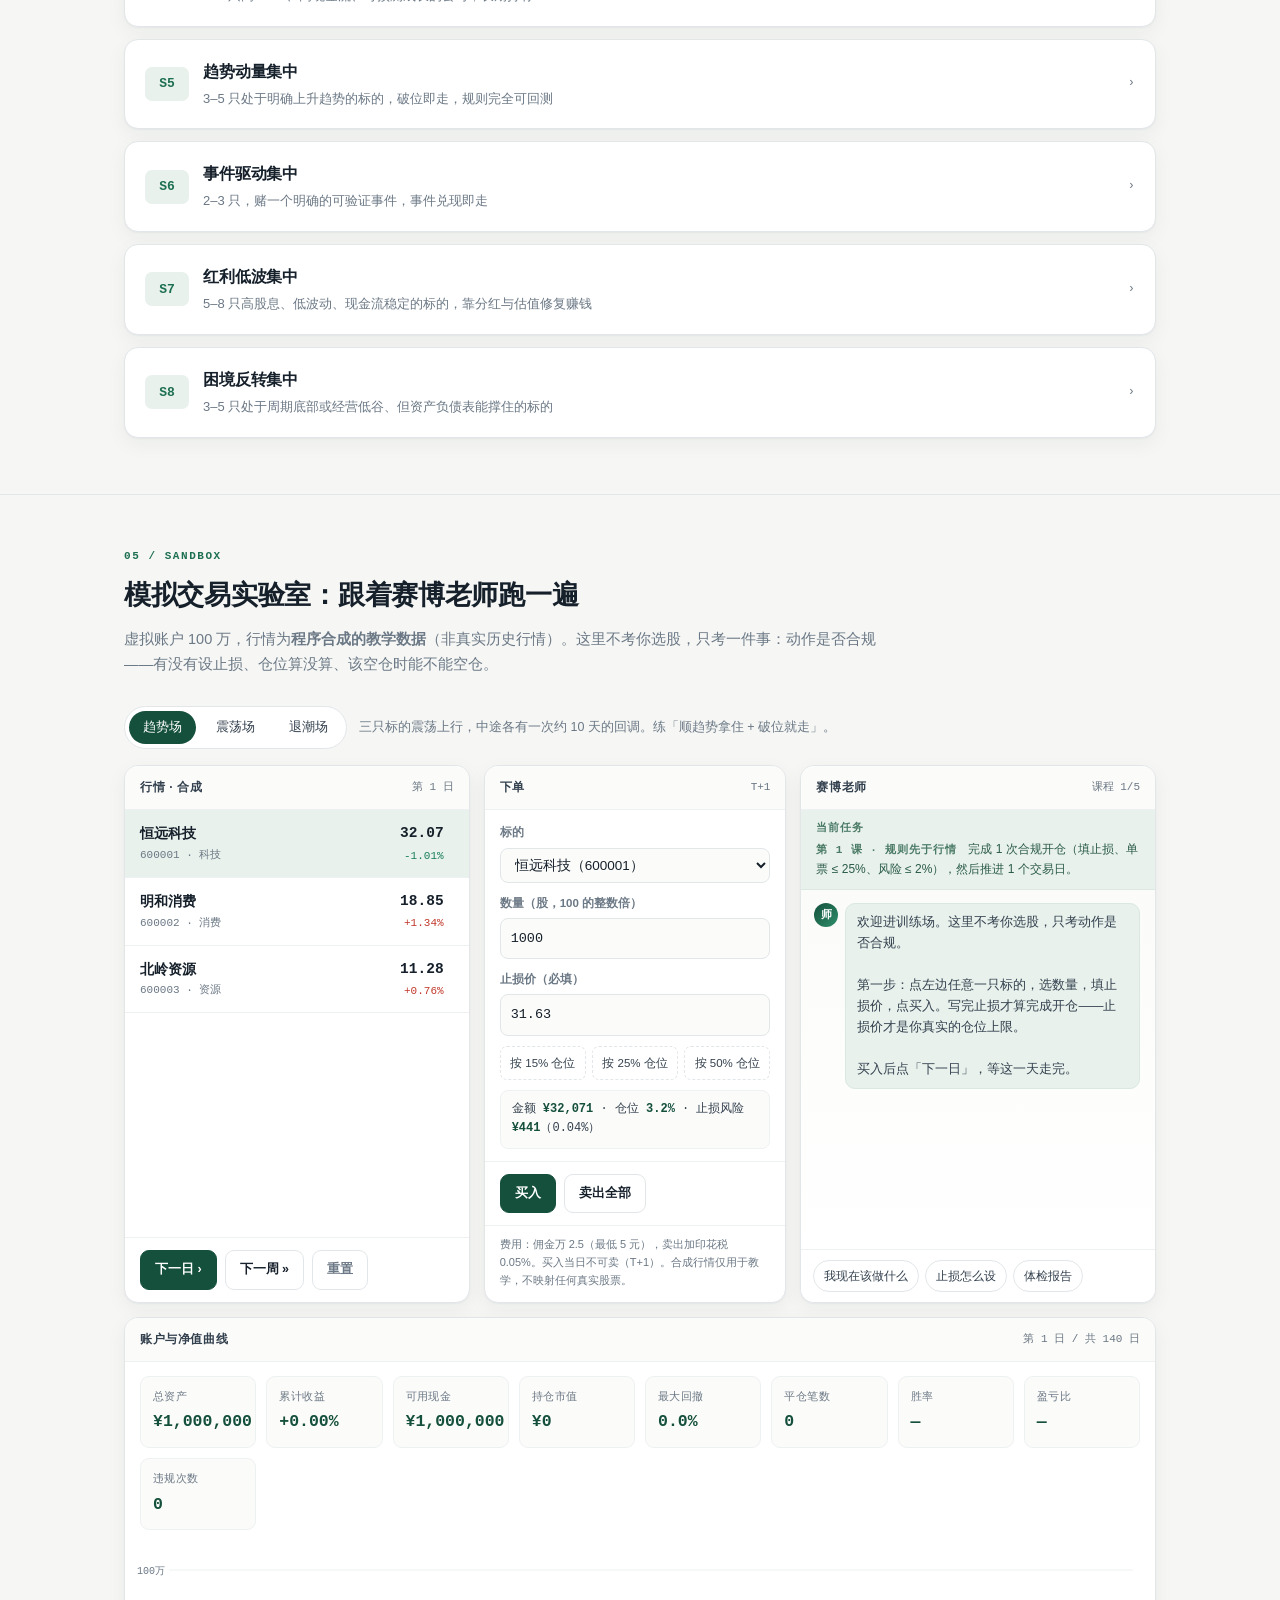
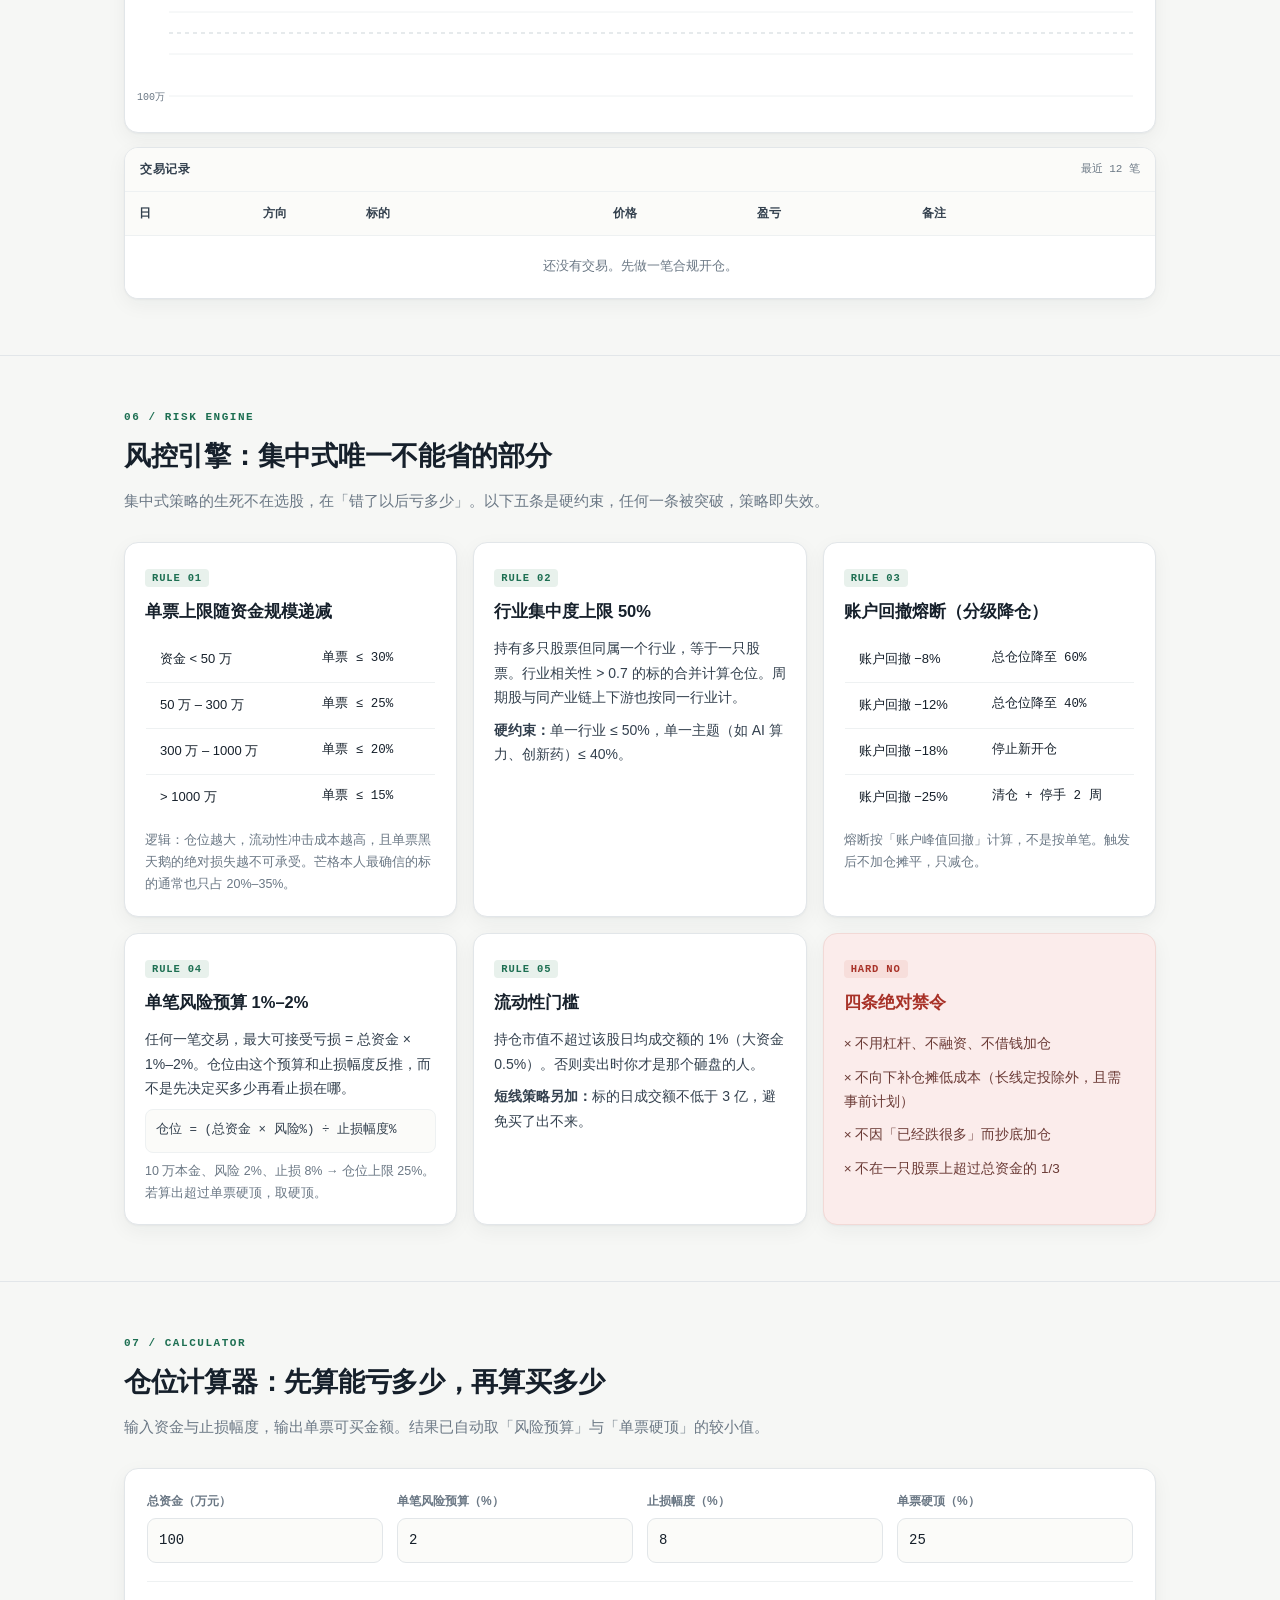
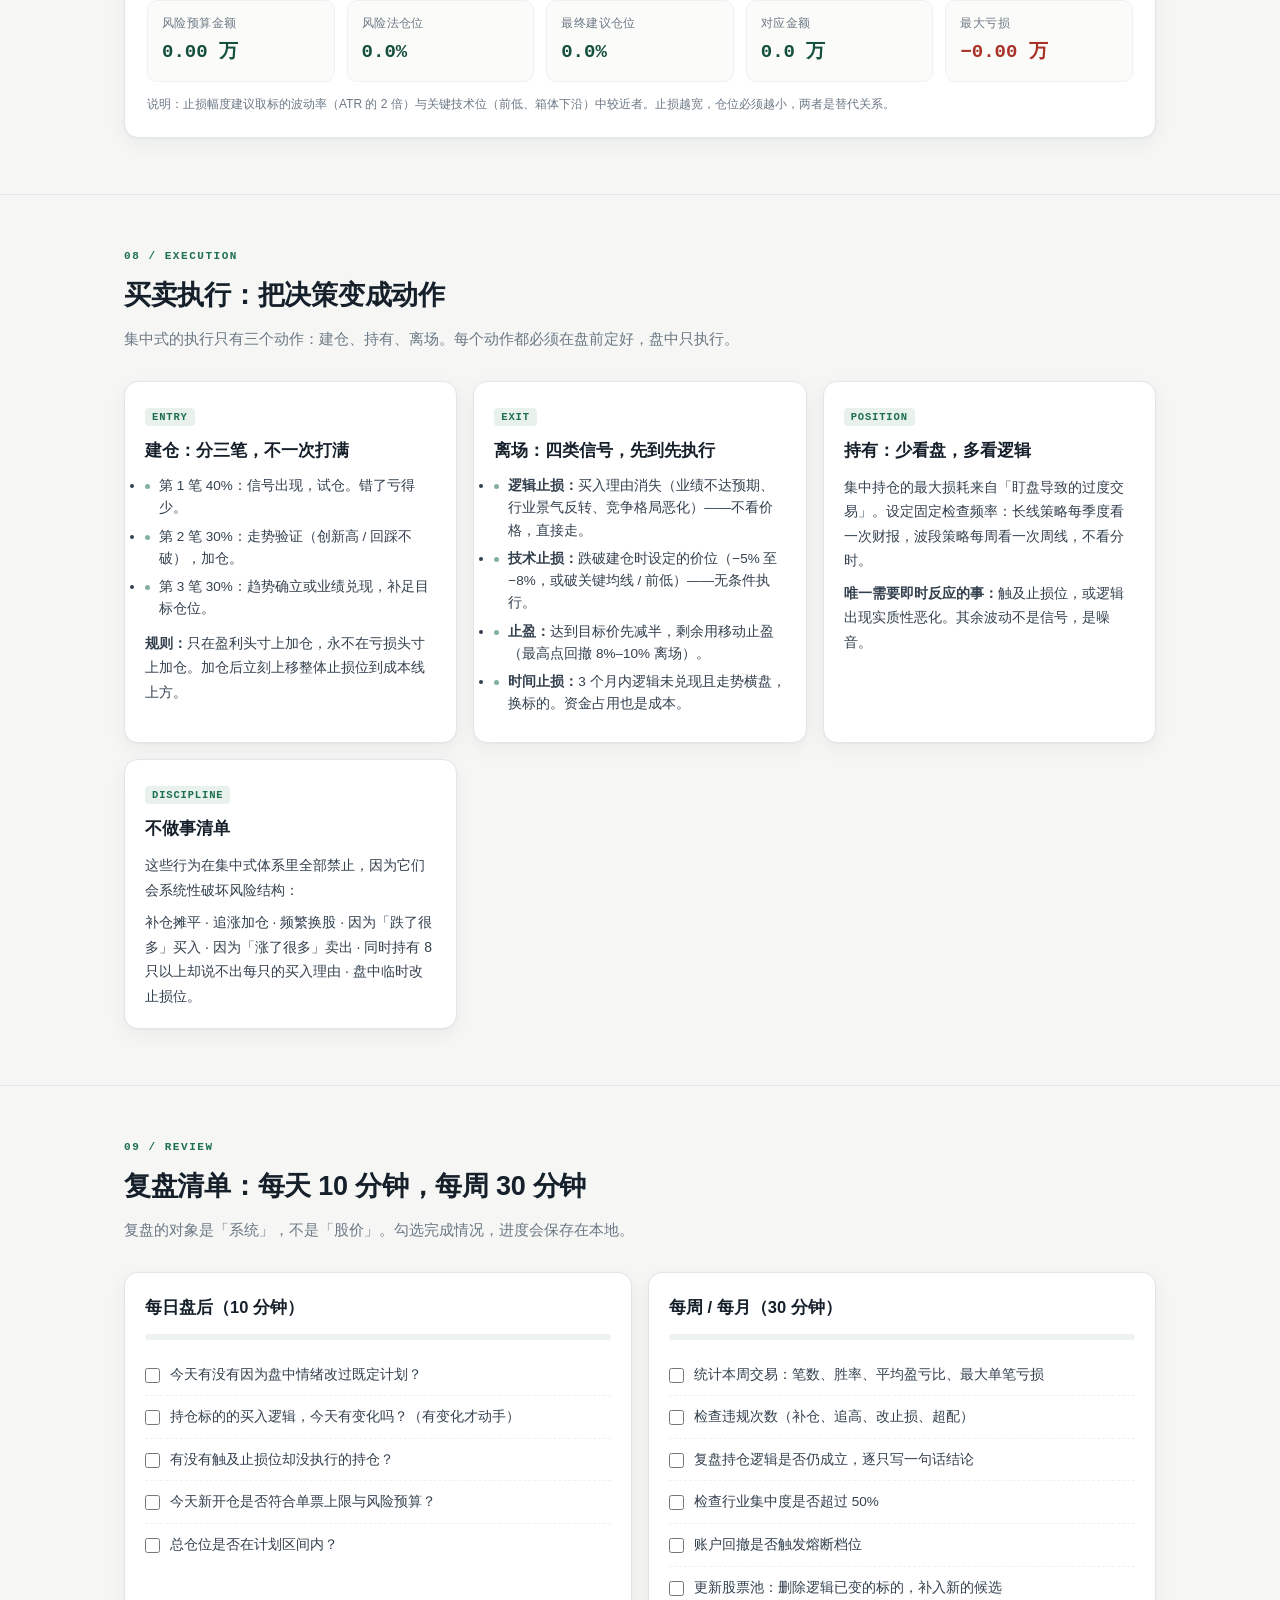
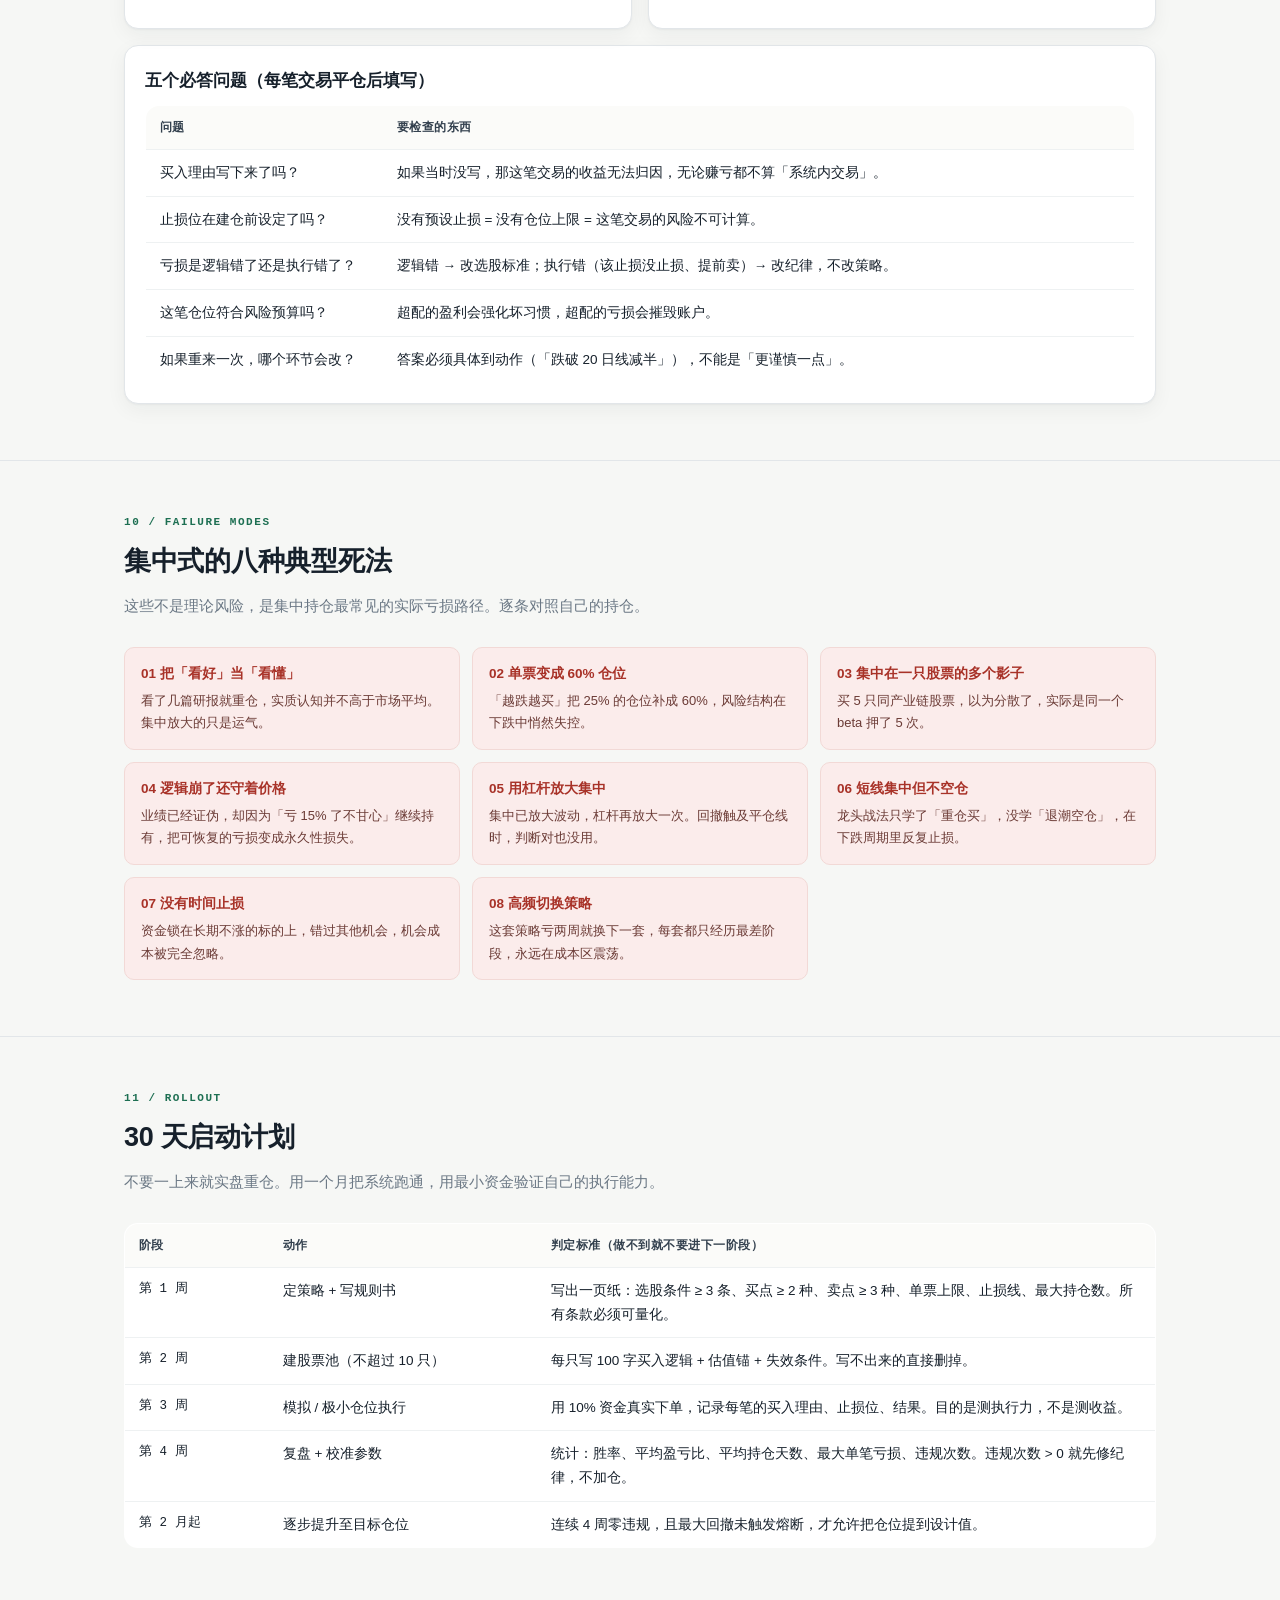
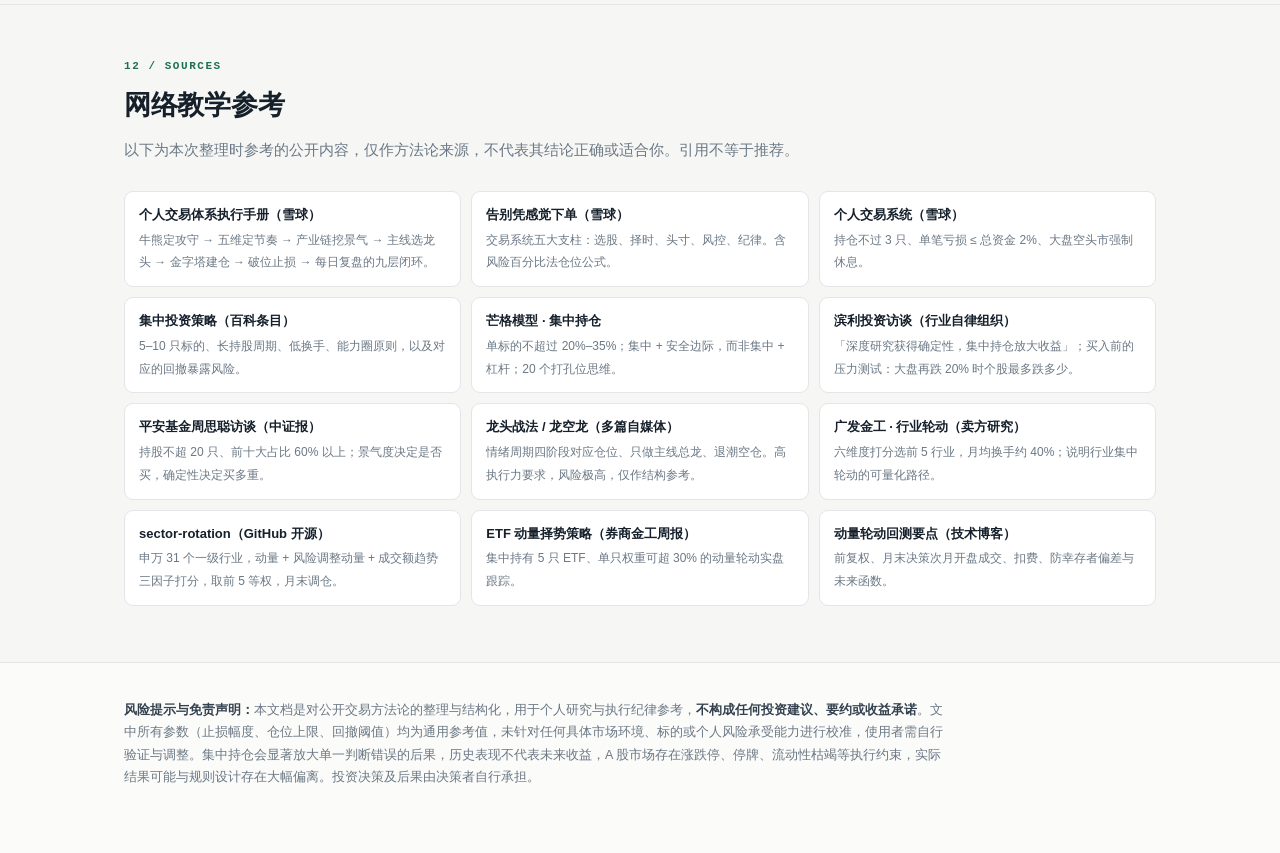
<file: playbook.html>
<!DOCTYPE html>
<html lang="zh-CN">
<head>
<meta charset="UTF-8">
<meta name="viewport" content="width=device-width, initial-scale=1.0">
<title>A股集中式交易系统合集 · Concentrated Playbook</title>
<style>
:root{
  --bg:#f6f7f5;
  --surface:#ffffff;
  --surface-2:#fbfbf9;
  --ink:#16202b;
  --ink-2:#33404e;
  --muted:#6b7885;
  --line:#e2e6e9;
  --line-2:#eef1f2;
  --accent:#14503c;
  --accent-2:#1d6f52;
  --accent-soft:#e8f1ec;
  --up:#c0392b;
  --down:#1a7f5a;
  --warn:#a9741a;
  --warn-soft:#fdf6e6;
  --danger:#a83228;
  --danger-soft:#fbeceb;
  --radius:14px;
  --shadow:0 1px 2px rgba(22,32,43,.04), 0 6px 20px rgba(22,32,43,.05);
  --mono:ui-monospace,SFMono-Regular,"SF Mono",Menlo,Consolas,"Liberation Mono",monospace;
}
*{box-sizing:border-box;margin:0;padding:0}
html{scroll-behavior:smooth}
body{
  background:var(--bg);
  color:var(--ink);
  font-family:-apple-system,BlinkMacSystemFont,"Segoe UI","PingFang SC","Hiragino Sans GB","Microsoft YaHei",sans-serif;
  font-size:15px;
  line-height:1.75;
  -webkit-font-smoothing:antialiased;
}
.wrap{max-width:1080px;margin:0 auto;padding:0 24px}
a{color:var(--accent-2);text-decoration:none;border-bottom:1px solid rgba(29,111,82,.25)}
a:hover{border-bottom-color:var(--accent-2)}

/* ---------- HERO ---------- */
.hero{padding:64px 0 40px;border-bottom:1px solid var(--line);background:linear-gradient(180deg,#ffffff 0%,var(--bg) 100%)}
.eyebrow{font:600 11px/1 var(--mono);letter-spacing:.16em;text-transform:uppercase;color:var(--accent-2);margin-bottom:18px}
h1{font-size:clamp(28px,4.2vw,44px);line-height:1.2;letter-spacing:-.02em;font-weight:700;margin-bottom:14px}
h1 em{font-style:normal;color:var(--accent-2)}
.lede{font-size:17px;color:var(--ink-2);max-width:720px;margin-bottom:30px}
.hero-stats{display:grid;grid-template-columns:repeat(auto-fit,minmax(180px,1fr));gap:14px;margin-top:32px}
.stat{background:var(--surface);border:1px solid var(--line);border-radius:var(--radius);padding:16px 18px}
.stat .k{font:600 11px/1.4 var(--mono);letter-spacing:.08em;color:var(--muted);text-transform:uppercase}
.stat .v{font-size:22px;font-weight:700;letter-spacing:-.01em;margin-top:6px;color:var(--accent)}
.stat .s{font-size:12.5px;color:var(--muted);margin-top:2px}

/* ---------- NAV ---------- */
.nav{position:sticky;top:0;z-index:50;background:rgba(246,247,245,.92);backdrop-filter:blur(10px);border-bottom:1px solid var(--line)}
.nav .wrap{display:flex;gap:6px;overflow-x:auto;padding-top:10px;padding-bottom:10px;scrollbar-width:none}
.nav .wrap::-webkit-scrollbar{display:none}
.nav a{flex:0 0 auto;font-size:13px;color:var(--ink-2);padding:6px 12px;border-radius:99px;border:1px solid transparent;white-space:nowrap}
.nav a:hover{background:var(--surface);border-color:var(--line);border-bottom-color:var(--line)}

/* ---------- SECTION ---------- */
section{padding:56px 0;border-bottom:1px solid var(--line)}
.sec-head{margin-bottom:28px}
.sec-num{font:600 11px/1 var(--mono);letter-spacing:.14em;color:var(--accent-2);margin-bottom:10px}
h2{font-size:clamp(21px,2.6vw,27px);letter-spacing:-.01em;font-weight:700;margin-bottom:8px}
.sec-sub{color:var(--muted);font-size:14.5px;max-width:760px}
h3{font-size:16.5px;font-weight:700;margin-bottom:10px}

/* ---------- CARDS / TABLES ---------- */
.grid-2{display:grid;grid-template-columns:repeat(auto-fit,minmax(300px,1fr));gap:16px}
.grid-3{display:grid;grid-template-columns:repeat(auto-fit,minmax(240px,1fr));gap:14px}
.card{background:var(--surface);border:1px solid var(--line);border-radius:var(--radius);padding:20px;box-shadow:var(--shadow)}
.card.tight{padding:16px 18px}
.card p{color:var(--ink-2);font-size:14px}
.card p + p{margin-top:8px}
.card .tag{display:inline-block;font:600 10.5px/1 var(--mono);letter-spacing:.08em;text-transform:uppercase;color:var(--accent-2);background:var(--accent-soft);padding:4px 7px;border-radius:4px;margin-bottom:10px}

table{width:100%;border-collapse:collapse;background:var(--surface);border:1px solid var(--line);border-radius:var(--radius);overflow:hidden;font-size:13.5px}
th,td{text-align:left;padding:11px 14px;border-bottom:1px solid var(--line-2);vertical-align:top}
th{background:var(--surface-2);font-weight:600;font-size:12px;letter-spacing:.04em;color:var(--ink-2);text-transform:uppercase}
tr:last-child td{border-bottom:none}
td.mono,th.mono{font-family:var(--mono);font-size:12.5px}

/* ---------- PRINCIPLES ---------- */
.principle{display:flex;gap:14px;background:var(--surface);border:1px solid var(--line);border-left:3px solid var(--accent-2);border-radius:10px;padding:16px 18px;margin-bottom:12px}
.principle .n{font:700 13px/1.5 var(--mono);color:var(--accent-2);flex:0 0 auto}
.principle h4{font-size:14.5px;margin-bottom:3px}
.principle p{font-size:13.5px;color:var(--ink-2)}

/* ---------- MATRIX ---------- */
.matrix{display:grid;grid-template-columns:1fr 1fr;gap:1px;background:var(--line);border:1px solid var(--line);border-radius:var(--radius);overflow:hidden}
.quad{background:var(--surface);padding:20px}
.quad h4{font-size:13px;font-family:var(--mono);letter-spacing:.06em;color:var(--accent-2);text-transform:uppercase;margin-bottom:4px}
.quad .qq{font-size:12px;color:var(--muted);margin-bottom:12px}
.chip{display:inline-block;font-size:12.5px;background:var(--surface-2);border:1px solid var(--line);border-radius:6px;padding:4px 9px;margin:0 6px 6px 0}

/* ---------- STRATEGY CARDS ---------- */
.filters{display:flex;flex-wrap:wrap;gap:8px;margin-bottom:22px}
.filters button{
  font:inherit;font-size:13px;cursor:pointer;background:var(--surface);color:var(--ink-2);
  border:1px solid var(--line);border-radius:99px;padding:6px 14px;transition:.15s;
}
.filters button:hover{border-color:var(--accent-2);color:var(--accent-2)}
.filters button.on{background:var(--accent);color:#fff;border-color:var(--accent)}

.slist{display:flex;flex-direction:column;gap:12px}
.sitem{background:var(--surface);border:1px solid var(--line);border-radius:var(--radius);box-shadow:var(--shadow);overflow:hidden}
.sitem summary{list-style:none;cursor:pointer;padding:18px 20px;display:grid;grid-template-columns:44px 1fr auto;gap:14px;align-items:center}
.sitem summary::-webkit-details-marker{display:none}
.sitem .idx{font:700 13px/1 var(--mono);color:var(--accent-2);background:var(--accent-soft);border-radius:7px;height:34px;display:flex;align-items:center;justify-content:center}
.sitem .nm{font-size:16px;font-weight:700;letter-spacing:-.01em}
.sitem .ds{font-size:13px;color:var(--muted);margin-top:2px}
.sitem .chev{font-size:12px;color:var(--muted);font-family:var(--mono);transition:transform .2s}
.sitem[open] .chev{transform:rotate(90deg)}
.sitem[open] summary{border-bottom:1px solid var(--line-2);background:var(--surface-2)}
.sbody{padding:20px;display:grid;grid-template-columns:repeat(auto-fit,minmax(260px,1fr));gap:18px}
.block h5{font:600 11px/1 var(--mono);letter-spacing:.1em;text-transform:uppercase;color:var(--muted);margin-bottom:8px}
.block ul{list-style:none}
.block li{position:relative;padding-left:14px;font-size:13.5px;color:var(--ink-2);margin-bottom:5px;line-height:1.65}
.block li::before{content:"";position:absolute;left:0;top:9px;width:5px;height:5px;border-radius:50%;background:var(--accent-2);opacity:.55}
.kv{display:flex;justify-content:space-between;gap:10px;font-size:13px;padding:6px 0;border-bottom:1px dashed var(--line-2)}
.kv:last-child{border-bottom:none}
.kv span:first-child{color:var(--muted)}
.kv span:last-child{font-family:var(--mono);font-size:12.5px;color:var(--ink);text-align:right}
.warnrow{grid-column:1/-1;background:var(--warn-soft);border:1px solid #f0e2c2;border-radius:9px;padding:12px 14px;font-size:13px;color:#6b521a}
.warnrow b{color:var(--warn)}
.srcline{grid-column:1/-1;font-size:12px;color:var(--muted);border-top:1px solid var(--line-2);padding-top:10px}

/* ---------- CALC ---------- */
.calc{background:var(--surface);border:1px solid var(--line);border-radius:var(--radius);padding:22px;box-shadow:var(--shadow)}
.calc-grid{display:grid;grid-template-columns:repeat(auto-fit,minmax(140px,1fr));gap:14px;margin-bottom:18px}
.field label{display:block;font-size:12px;color:var(--muted);margin-bottom:6px;font-weight:600}
.field input{
  width:100%;font:inherit;font-family:var(--mono);font-size:14px;padding:9px 11px;
  border:1px solid var(--line);border-radius:9px;background:var(--surface-2);color:var(--ink);
}
.field input:focus{outline:none;border-color:var(--accent-2);background:#fff;box-shadow:0 0 0 3px var(--accent-soft)}
.calc-out{display:grid;grid-template-columns:repeat(auto-fit,minmax(150px,1fr));gap:12px;border-top:1px solid var(--line-2);padding-top:18px}
.out{background:var(--surface-2);border:1px solid var(--line-2);border-radius:10px;padding:12px 14px}
.out .k{font-size:11.5px;color:var(--muted);letter-spacing:.04em}
.out .v{font-family:var(--mono);font-size:19px;font-weight:700;margin-top:3px;color:var(--accent)}
.out .v.bad{color:var(--danger)}
.note{font-size:12px;color:var(--muted);margin-top:12px}

/* ---------- CHECKLIST ---------- */
.check{display:flex;align-items:flex-start;gap:10px;padding:9px 0;border-bottom:1px dashed var(--line-2);font-size:13.5px;color:var(--ink-2)}
.check:last-child{border-bottom:none}
.check input{margin-top:5px;accent-color:var(--accent);width:15px;height:15px;flex:0 0 auto;cursor:pointer}
.check input:checked + span{color:var(--muted);text-decoration:line-through}
.progress{height:6px;background:var(--line-2);border-radius:99px;overflow:hidden;margin-bottom:14px}
.progress i{display:block;height:100%;width:0;background:var(--accent-2);transition:width .3s}

/* ---------- DEATH LIST ---------- */
.death{display:grid;grid-template-columns:repeat(auto-fit,minmax(280px,1fr));gap:12px}
.death .d{background:var(--danger-soft);border:1px solid #f2d9d6;border-radius:10px;padding:14px 16px}
.death .d h4{font-size:13.5px;color:var(--danger);margin-bottom:4px}
.death .d p{font-size:13px;color:#6b3b36}

/* ---------- SOURCES ---------- */
.src{display:grid;grid-template-columns:repeat(auto-fit,minmax(280px,1fr));gap:10px}
.src .s{background:var(--surface);border:1px solid var(--line);border-radius:9px;padding:12px 14px;font-size:13px}
.src .s b{display:block;font-size:13px;margin-bottom:2px}
.src .s span{color:var(--muted);font-size:12px}

footer{padding:36px 0 64px;background:var(--surface-2)}
.disclaimer{font-size:12.5px;color:var(--muted);line-height:1.8;max-width:820px}
.disclaimer b{color:var(--ink-2)}
/* ---------- SANDBOX ---------- */
.sb-top{display:flex;flex-wrap:wrap;gap:12px;align-items:center;justify-content:space-between;margin-bottom:16px}
.scene-tabs{display:flex;gap:6px;background:var(--surface);border:1px solid var(--line);border-radius:99px;padding:4px}
.scene-tabs button{font:inherit;font-size:12.5px;padding:6px 14px;border-radius:99px;border:none;background:transparent;color:var(--ink-2);cursor:pointer}
.scene-tabs button.on{background:var(--accent);color:#fff}
.scene-desc{font-size:12.5px;color:var(--muted);flex:1;min-width:260px}
.sb-grid{display:grid;grid-template-columns:1.05fr .92fr 1.08fr;gap:14px}
.panel{background:var(--surface);border:1px solid var(--line);border-radius:var(--radius);box-shadow:var(--shadow);display:flex;flex-direction:column;overflow:hidden}
.panel-h{display:flex;justify-content:space-between;align-items:center;gap:8px;padding:11px 15px;border-bottom:1px solid var(--line-2);background:var(--surface-2);font-size:12px;font-weight:700;letter-spacing:.05em;text-transform:uppercase;color:var(--ink-2)}
.panel-h .day{font-family:var(--mono);font-size:11px;font-weight:400;letter-spacing:0;text-transform:none;color:var(--muted)}
.qitem{display:grid;grid-template-columns:1fr 62px auto;gap:10px;align-items:center;padding:11px 15px;border-bottom:1px solid var(--line-2);cursor:pointer;transition:background .12s}
.qitem:hover{background:var(--surface-2)}
.qitem.on{background:var(--accent-soft)}
.qitem .nm{font-size:13.5px;font-weight:700}
.qitem .mt{font-size:11px;color:var(--muted);font-family:var(--mono)}
.qitem .posline{font-size:11px;color:var(--muted);margin-top:3px;font-family:var(--mono)}
.qitem .px{font-family:var(--mono);font-size:14.5px;font-weight:700;text-align:right}
.qitem .chg{font-family:var(--mono);font-size:11px;text-align:right}
.qitem .r{text-align:right}
.up{color:var(--up)}.down{color:var(--down)}
.spark{width:62px;height:26px}
.ctrls{display:flex;gap:8px;padding:12px 15px;border-top:1px solid var(--line-2);flex-wrap:wrap}
.btn{font:inherit;font-size:12.5px;font-weight:600;padding:8px 14px;border-radius:9px;border:1px solid var(--line);background:#fff;color:var(--ink);cursor:pointer;transition:.12s}
.btn:hover{border-color:var(--accent-2);color:var(--accent-2)}
.btn.primary{background:var(--accent);border-color:var(--accent);color:#fff}
.btn.primary:hover{background:var(--accent-2);border-color:var(--accent-2);color:#fff}
.btn.ghost{color:var(--muted)}
.panel .field{margin:0 15px 10px}
.panel .field label{display:block;font-size:11.5px;color:var(--muted);margin-bottom:5px;font-weight:600}
.panel .field input,.panel .field select{width:100%;font:inherit;font-family:var(--mono);font-size:13.5px;padding:8px 10px;border:1px solid var(--line);border-radius:8px;background:var(--surface-2);color:var(--ink)}
.panel .field select{font-family:inherit}
.panel .field input:focus,.panel .field select:focus{outline:none;border-color:var(--accent-2);background:#fff;box-shadow:0 0 0 3px var(--accent-soft)}
.quickpos{display:flex;gap:6px;padding:0 15px 10px}
.quickpos button{flex:1;font:inherit;font-size:11.5px;padding:6px 0;border-radius:7px;border:1px dashed var(--line);background:transparent;color:var(--ink-2);cursor:pointer}
.quickpos button:hover{border-color:var(--accent-2);color:var(--accent-2);border-style:solid}
.preview{margin:0 15px 12px;background:var(--surface-2);border:1px solid var(--line-2);border-radius:8px;padding:9px 11px;font-size:12px;color:var(--ink-2);font-family:var(--mono);line-height:1.6}
.preview b{color:var(--accent);font-weight:700}
.hintline{padding:10px 15px 13px;font-size:11px;color:var(--muted);line-height:1.6;border-top:1px solid var(--line-2)}
/* teacher */
.goalbox{padding:10px 15px;background:var(--accent-soft);border-bottom:1px solid #dbe9e2;font-size:12px;color:#2b5b48;line-height:1.6}
.goalbox b{display:block;font-size:10.5px;letter-spacing:.08em;text-transform:uppercase;color:#4a7a66;margin-bottom:3px;font-family:var(--mono)}
.chat{flex:1;overflow-y:auto;padding:13px;display:flex;flex-direction:column;gap:9px;min-height:280px;max-height:360px;background:linear-gradient(180deg,#fbfbf9,#fff)}
.chat::-webkit-scrollbar{width:6px}
.chat::-webkit-scrollbar-thumb{background:#d8dee2;border-radius:9px}
.msg{display:flex;gap:7px;align-items:flex-start;font-size:12.5px;line-height:1.68}
.msg .av{width:24px;height:24px;border-radius:50%;flex:0 0 auto;background:linear-gradient(135deg,#14503c,#2f8f6b);color:#fff;display:flex;align-items:center;justify-content:center;font-size:10.5px;font-weight:700}
.msg .bub{background:var(--accent-soft);border:1px solid #d9e8e1;border-radius:10px;padding:8px 11px;color:var(--ink-2);max-width:90%}
.msg.me{flex-direction:row-reverse}
.msg.me .av{background:#e4e8eb;color:var(--ink-2)}
.msg.me .bub{background:var(--surface-2);border-color:var(--line)}
.askrow{display:flex;gap:6px;padding:10px 12px;border-top:1px solid var(--line-2);flex-wrap:wrap;background:var(--surface)}
.askrow button{font:inherit;font-size:11.5px;padding:5px 10px;border-radius:99px;border:1px solid var(--line);background:#fff;color:var(--ink-2);cursor:pointer}
.askrow button:hover{border-color:var(--accent-2);color:var(--accent-2)}
/* stats + chart */
.stats{display:grid;grid-template-columns:repeat(auto-fit,minmax(110px,1fr));gap:10px;padding:14px 15px}
.stats .out{background:var(--surface-2);border:1px solid var(--line-2);border-radius:9px;padding:10px 12px}
.stats .k{font-size:11px;color:var(--muted)}
.stats .v{font-family:var(--mono);font-size:16.5px;font-weight:700;color:var(--accent);margin-top:2px}
.stats .v.bad{color:var(--danger)}
.chartwrap{padding:4px 10px 14px}
#equityChart{width:100%;height:170px;display:block}
.tablewrap{max-height:250px;overflow:auto}
.tablewrap table{border:none;border-radius:0;font-size:12.5px}
.tablewrap th{position:sticky;top:0;z-index:2}
@media(max-width:980px){.sb-grid{grid-template-columns:1fr}}
@media(max-width:720px){
  .matrix{grid-template-columns:1fr}
  .sitem summary{grid-template-columns:34px 1fr auto;gap:10px}
  .hero{padding:44px 0 30px}
  section{padding:40px 0}
  .qitem{grid-template-columns:1fr auto}
  .spark{display:none}
}
</style>
</head>
<body>

<header class="hero">
  <div class="wrap">
    <div class="eyebrow">Trade System Playbook / 2026</div>
    <h1>A股集中式交易系统<em>合集</em></h1>
    <p class="lede">把「重仓少数标的」做成一套可执行、可复盘的规则，而不是一次押注。八套集中式策略、一套风控引擎、一份执行清单。</p>
    <div class="hero-stats">
      <div class="stat"><div class="k">策略数</div><div class="v">8</div><div class="s">覆盖短线到长线四个象限</div></div>
      <div class="stat"><div class="k">持仓上限</div><div class="v">1–8 只</div><div class="s">按策略类型分层，不是统一值</div></div>
      <div class="stat"><div class="k">单票硬顶</div><div class="v">≤30%</div><div class="s">无论多确信，不做单票梭哈</div></div>
      <div class="stat"><div class="k">止损纪律</div><div class="v">5–8%</div><div class="s">建仓前先写死，不临场商量</div></div>
    </div>
  </div>
</header>

<nav class="nav">
  <div class="wrap">
    <a href="#principle">集中三前提</a>
    <a href="#compare">集中 vs 分散</a>
    <a href="#matrix">选型矩阵</a>
    <a href="#playbook">八套策略</a>
    <a href="#sandbox">模拟交易</a>
    <a href="#risk">风控引擎</a>
    <a href="#calc">仓位计算</a>
    <a href="#exec">买卖执行</a>
    <a href="#review">复盘清单</a>
    <a href="#death">八种死法</a>
    <a href="#plan">30天启动</a>
    <a href="#src">参考来源</a>
  </div>
</nav>

<!-- 01 -->
<section id="principle">
  <div class="wrap">
    <div class="sec-head">
      <div class="sec-num">01 / FOUNDATION</div>
      <h2>集中不是「买得少」，是「看得比别人深」</h2>
      <p class="sec-sub">集中式策略放大的不是收益，是<b>判断的正确率</b>。判断对，收益放大；判断错，亏损也放大。所以它必须在三个前提同时成立时才可用。</p>
    </div>

    <div class="principle">
      <div class="n">01</div>
      <div><h4>能力圈：只在自己能解释清楚的地方重仓</h4>
      <p>能说清「它靠什么赚钱、对手为什么打不过它、三年后利润大概什么水平」，才叫懂。说不清就不碰，涨得再猛也不碰。芒格的做法不是找更多机会，而是提高「什么算好机会」的门槛——标准够高，候选自然只剩几个。</p></div>
    </div>

    <div class="principle">
      <div class="n">02</div>
      <div><h4>安全边际：买价决定你能承受多少波动</h4>
      <p>集中持仓的波动天然大于分散组合。买贵了，波动会逼你在最差的位置卖出。买之前做压力测试：<b>「如果大盘再跌 20%，它最多跌多少？」</b>答案超过 20% 就等更好的价格，或降低仓位。集中 + 安全边际 = 投资；集中 + 杠杆 = 赌。</p></div>
    </div>

    <div class="principle">
      <div class="n">03</div>
      <div><h4>闲钱无杠杆：容错空间是策略的一部分</h4>
      <p>持仓集中会让净值出现 30%–50% 级别的回撤，这是正常的、可预期的。如果钱是借的、或半年内要用，回撤会直接变成被迫卖出。只用 3 年不用的钱，才拿得住。</p></div>
    </div>

    <div class="card tight" style="margin-top:20px;border-left:3px solid var(--warn);background:var(--warn-soft);border-color:#f0e2c2">
      <p style="color:#6b521a"><b>一句话结论：</b>集中式的收益来源是「认知差变现」，不是「仓位大胆」。认知不够时，集中只是把亏损做得更快。先确认自己有真实的认知优势（信息、理解深度、持股耐心），再谈集中度。</p>
    </div>
  </div>
</section>

<!-- 02 -->
<section id="compare">
  <div class="wrap">
    <div class="sec-head">
      <div class="sec-num">02 / TRADE-OFF</div>
      <h2>集中 vs 分散：不是优劣，是取舍</h2>
      <p class="sec-sub">两者都能赚钱，也都能亏钱。区别在于你用什么换什么。</p>
    </div>
    <table>
      <thead><tr><th style="width:16%">维度</th><th style="width:42%">集中式（1–8 只）</th><th style="width:42%">分散式（20 只以上 / 指数）</th></tr></thead>
      <tbody>
        <tr><td>收益来源</td><td>少数标的的深度认知差</td><td>市场平均 + 因子暴露</td></tr>
        <tr><td>波动特征</td><td>净值曲线陡，单日 ±3% 常见</td><td>平滑，跟随指数</td></tr>
        <tr><td>最大回撤</td><td>30%–50% 属正常区间</td><td>通常接近指数回撤</td></tr>
        <tr><td>研究强度</td><td>1 个标的 20 小时</td><td>20 个标的各 1 小时</td></tr>
        <tr><td>对判断错误的惩罚</td><td>重（可能永久性损失）</td><td>轻（被摊薄）</td></tr>
        <tr><td>换手率</td><td>低（长线 0.2–1 倍/年）</td><td>低（指数）到高（轮动）</td></tr>
        <tr><td>最适合的人</td><td>有主业收入、能忍受波动、研究时间集中</td><td>没时间研究、追求稳定、资金量大</td></tr>
        <tr><td>最容易死于</td><td>单一逻辑崩塌 + 不止损</td><td>平庸化，长期跑不赢通胀</td></tr>
      </tbody>
    </table>
    <div class="card tight" style="margin-top:16px">
      <p><b>可落地的折中方案：</b>核心 60%–70% 用宽基或高股息做底仓（不折腾），卫星 30%–40% 集中在 2–4 只高确定性标的。这是绝大多数非职业投资者能长期坚持的集中式结构。</p>
    </div>
  </div>
</section>

<!-- 03 -->
<section id="matrix">
  <div class="wrap">
    <div class="sec-head">
      <div class="sec-num">03 / SELECTION</div>
      <h2>选型矩阵：先定持有周期，再定收益来源</h2>
      <p class="sec-sub">八套策略按「持有周期 × 收益来源」落位。同一时间只运行一套，最多两套，且两套的持仓不能重叠。</p>
    </div>
    <div class="matrix">
      <div class="quad">
        <h4>短周期 · 情绪驱动</h4>
        <div class="qq">持有 2 天–2 周 / 需盯盘</div>
        <span class="chip">S3 主线龙头集中</span>
        <span class="chip">S6 事件驱动集中</span>
        <p style="font-size:12.5px;color:var(--muted);margin-top:10px">特征：胜率靠节奏，靠空仓控回撤。对执行力要求最高，对普通人最不友好。</p>
      </div>
      <div class="quad">
        <h4>短中周期 · 价格趋势</h4>
        <div class="qq">持有 2 周–3 个月 / 半盯盘</div>
        <span class="chip">S5 趋势动量集中</span>
        <span class="chip">S2 高景气行业集中</span>
        <p style="font-size:12.5px;color:var(--muted);margin-top:10px">特征：规则可量化、可回测，不依赖主观判断。适合把交易当「流程」而非「灵感」的人。</p>
      </div>
      <div class="quad">
        <h4>长周期 · 基本面</h4>
        <div class="qq">持有 1–5 年 / 不盯盘</div>
        <span class="chip">S1 核心+卫星</span>
        <span class="chip">S4 高质量成长集中</span>
        <p style="font-size:12.5px;color:var(--muted);margin-top:10px">特征：赚企业盈利的钱。最难的是「什么都不做」，最大的敌人是手痒。</p>
      </div>
      <div class="quad">
        <h4>长周期 · 价值回归</h4>
        <div class="qq">持有 1–3 年 / 不盯盘</div>
        <span class="chip">S7 红利低波集中</span>
        <span class="chip">S8 困境反转集中</span>
        <p style="font-size:12.5px;color:var(--muted);margin-top:10px">特征：赚估值修复 + 分红的钱。需要忍受长时间不涨，靠股息率和现金流熬过去。</p>
      </div>
    </div>
  </div>
</section>

<!-- 04 -->
<section id="playbook">
  <div class="wrap">
    <div class="sec-head">
      <div class="sec-num">04 / PLAYBOOK</div>
      <h2>八套集中式策略</h2>
      <p class="sec-sub">点击任意一条展开完整规则：选股条件、买点、卖点、仓位、失效信号。每条都给出可量化的判断标准，避免「感觉不错就买」。</p>
    </div>
    <div class="filters" id="filters">
      <button class="on" data-f="all">全部</button>
      <button data-f="long">长线基本面</button>
      <button data-f="value">价值回归</button>
      <button data-f="trend">趋势动量</button>
      <button data-f="short">短线情绪</button>
      <button data-f="quant">可量化</button>
    </div>
    <div class="slist" id="slist"></div>
  </div>
</section>

<!-- 05 -->
<section id="sandbox">
  <div class="wrap">
    <div class="sec-head">
      <div class="sec-num">05 / SANDBOX</div>
      <h2>模拟交易实验室：跟着赛博老师跑一遍</h2>
      <p class="sec-sub">虚拟账户 100 万，行情为<b>程序合成的教学数据</b>（非真实历史行情）。这里不考你选股，只考一件事：动作是否合规——有没有设止损、仓位算没算、该空仓时能不能空仓。</p>
    </div>

    <div class="sb-top">
      <div class="scene-tabs" id="sceneTabs">
        <button data-s="trend" class="on">趋势场</button>
        <button data-s="range">震荡场</button>
        <button data-s="bear">退潮场</button>
      </div>
      <div class="scene-desc" id="sceneDesc"></div>
    </div>

    <div class="sb-grid">
      <!-- 行情 -->
      <div class="panel">
        <div class="panel-h"><span>行情 · 合成</span><span class="day" id="dayLabel">第 1 日</span></div>
        <div id="quotes" style="flex:1"></div>
        <div class="ctrls">
          <button id="btnDay" class="btn primary">下一日 ›</button>
          <button id="btnWeek" class="btn">下一周 »</button>
          <button id="btnReset" class="btn ghost">重置</button>
        </div>
      </div>

      <!-- 下单 -->
      <div class="panel">
        <div class="panel-h"><span>下单</span><span class="day">T+1</span></div>
        <div style="padding-top:12px">
          <div class="field"><label>标的</label><select id="selCode"></select></div>
          <div class="field"><label>数量（股，100 的整数倍）</label><input id="inShares" type="number" value="1000" step="100" min="100"></div>
          <div class="field"><label>止损价（必填）</label><input id="inStop" type="number" step="0.01"></div>
        </div>
        <div class="quickpos" id="quickPos">
          <button data-p="0.15">按 15% 仓位</button>
          <button data-p="0.25">按 25% 仓位</button>
          <button data-p="0.5">按 50% 仓位</button>
        </div>
        <div class="preview" id="preview">—</div>
        <div class="ctrls">
          <button id="btnBuy" class="btn primary">买入</button>
          <button id="btnSell" class="btn">卖出全部</button>
        </div>
        <div class="hintline">费用：佣金万 2.5（最低 5 元），卖出加印花税 0.05%。买入当日不可卖（T+1）。合成行情仅用于教学，不映射任何真实股票。</div>
      </div>

      <!-- 老师 -->
      <div class="panel">
        <div class="panel-h"><span>赛博老师</span><span class="day" id="chLabel">课程 1/5</span></div>
        <div class="goalbox"><b>当前任务</b><span id="goalText">—</span></div>
        <div class="chat" id="chat"></div>
        <div class="askrow">
          <button data-q="next">我现在该做什么</button>
          <button data-q="stop">止损怎么设</button>
          <button data-q="check">体检报告</button>
        </div>
      </div>
    </div>

    <!-- 账户 -->
    <div class="panel" style="margin-top:14px">
      <div class="panel-h"><span>账户与净值曲线</span><span class="day" id="pnlLabel">—</span></div>
      <div class="stats" id="stats"></div>
      <div class="chartwrap"><canvas id="equityChart"></canvas></div>
    </div>

    <!-- 记录 -->
    <div class="panel" style="margin-top:14px">
      <div class="panel-h"><span>交易记录</span><span class="day">最近 12 笔</span></div>
      <div class="tablewrap">
        <table>
          <thead><tr><th style="width:12%">日</th><th style="width:10%">方向</th><th style="width:24%">标的</th><th style="width:14%">价格</th><th style="width:16%">盈亏</th><th>备注</th></tr></thead>
          <tbody id="tradeBody"></tbody>
        </table>
      </div>
    </div>
  </div>
</section>

<!-- 06 -->
<section id="risk">
  <div class="wrap">
    <div class="sec-head">
      <div class="sec-num">06 / RISK ENGINE</div>
      <h2>风控引擎：集中式唯一不能省的部分</h2>
      <p class="sec-sub">集中式策略的生死不在选股，在「错了以后亏多少」。以下五条是硬约束，任何一条被突破，策略即失效。</p>
    </div>

    <div class="grid-2">
      <div class="card">
        <div class="tag">Rule 01</div>
        <h3>单票上限随资金规模递减</h3>
        <table style="margin-top:8px;font-size:13px">
          <tr><td>资金 &lt; 50 万</td><td class="mono">单票 ≤ 30%</td></tr>
          <tr><td>50 万 – 300 万</td><td class="mono">单票 ≤ 25%</td></tr>
          <tr><td>300 万 – 1000 万</td><td class="mono">单票 ≤ 20%</td></tr>
          <tr><td>&gt; 1000 万</td><td class="mono">单票 ≤ 15%</td></tr>
        </table>
        <p style="margin-top:10px;font-size:12.5px;color:var(--muted)">逻辑：仓位越大，流动性冲击成本越高，且单票黑天鹅的绝对损失越不可承受。芒格本人最确信的标的通常也只占 20%–35%。</p>
      </div>

      <div class="card">
        <div class="tag">Rule 02</div>
        <h3>行业集中度上限 50%</h3>
        <p>持有多只股票但同属一个行业，等于一只股票。行业相关性 &gt; 0.7 的标的合并计算仓位。周期股与同产业链上下游也按同一行业计。</p>
        <p><b>硬约束：</b>单一行业 ≤ 50%，单一主题（如 AI 算力、创新药）≤ 40%。</p>
      </div>

      <div class="card">
        <div class="tag">Rule 03</div>
        <h3>账户回撤熔断（分级降仓）</h3>
        <table style="margin-top:8px;font-size:13px">
          <tr><td>账户回撤 −8%</td><td class="mono">总仓位降至 60%</td></tr>
          <tr><td>账户回撤 −12%</td><td class="mono">总仓位降至 40%</td></tr>
          <tr><td>账户回撤 −18%</td><td class="mono">停止新开仓</td></tr>
          <tr><td>账户回撤 −25%</td><td class="mono">清仓 + 停手 2 周</td></tr>
        </table>
        <p style="margin-top:10px;font-size:12.5px;color:var(--muted)">熔断按「账户峰值回撤」计算，不是按单笔。触发后不加仓摊平，只减仓。</p>
      </div>

      <div class="card">
        <div class="tag">Rule 04</div>
        <h3>单笔风险预算 1%–2%</h3>
        <p>任何一笔交易，最大可接受亏损 = 总资金 × 1%–2%。仓位由这个预算和止损幅度反推，而不是先决定买多少再看止损在哪。</p>
        <p style="font-family:var(--mono);font-size:12.5px;background:var(--surface-2);border:1px solid var(--line-2);border-radius:8px;padding:10px;margin-top:8px">仓位 = (总资金 × 风险%) ÷ 止损幅度%</p>
        <p style="font-size:12.5px;color:var(--muted);margin-top:8px">10 万本金、风险 2%、止损 8% → 仓位上限 25%。若算出超过单票硬顶，取硬顶。</p>
      </div>

      <div class="card">
        <div class="tag">Rule 05</div>
        <h3>流动性门槛</h3>
        <p>持仓市值不超过该股日均成交额的 1%（大资金 0.5%）。否则卖出时你才是那个砸盘的人。</p>
        <p><b>短线策略另加：</b>标的日成交额不低于 3 亿，避免买了出不来。</p>
      </div>

      <div class="card" style="background:var(--danger-soft);border-color:#f2d9d6">
        <div class="tag" style="background:#f7dedb;color:var(--danger)">Hard No</div>
        <h3 style="color:var(--danger)">四条绝对禁令</h3>
        <ul style="list-style:none;font-size:13.5px;color:#6b3b36">
          <li style="padding:5px 0">× 不用杠杆、不融资、不借钱加仓</li>
          <li style="padding:5px 0">× 不向下补仓摊低成本（长线定投除外，且需事前计划）</li>
          <li style="padding:5px 0">× 不因「已经跌很多」而抄底加仓</li>
          <li style="padding:5px 0">× 不在一只股票上超过总资金的 1/3</li>
        </ul>
      </div>
    </div>
  </div>
</section>

<!-- 07 -->
<section id="calc">
  <div class="wrap">
    <div class="sec-head">
      <div class="sec-num">07 / CALCULATOR</div>
      <h2>仓位计算器：先算能亏多少，再算买多少</h2>
      <p class="sec-sub">输入资金与止损幅度，输出单票可买金额。结果已自动取「风险预算」与「单票硬顶」的较小值。</p>
    </div>
    <div class="calc">
      <div class="calc-grid">
        <div class="field"><label>总资金（万元）</label><input id="cap" type="number" value="100" min="1" step="1"></div>
        <div class="field"><label>单笔风险预算（%）</label><input id="risk" type="number" value="2" min="0.2" max="5" step="0.1"></div>
        <div class="field"><label>止损幅度（%）</label><input id="stop" type="number" value="8" min="2" max="30" step="0.5"></div>
        <div class="field"><label>单票硬顶（%）</label><input id="capmax" type="number" value="25" min="5" max="60" step="1"></div>
      </div>
      <div class="calc-out">
        <div class="out"><div class="k">风险预算金额</div><div class="v" id="o-risk">—</div></div>
        <div class="out"><div class="k">风险法仓位</div><div class="v" id="o-pos">—</div></div>
        <div class="out"><div class="k">最终建议仓位</div><div class="v" id="o-final">—</div></div>
        <div class="out"><div class="k">对应金额</div><div class="v" id="o-amt">—</div></div>
        <div class="out"><div class="k">最大亏损</div><div class="v bad" id="o-loss">—</div></div>
      </div>
      <p class="note">说明：止损幅度建议取标的波动率（ATR 的 2 倍）与关键技术位（前低、箱体下沿）中较近者。止损越宽，仓位必须越小，两者是替代关系。</p>
    </div>
  </div>
</section>

<!-- 08 -->
<section id="exec">
  <div class="wrap">
    <div class="sec-head">
      <div class="sec-num">08 / EXECUTION</div>
      <h2>买卖执行：把决策变成动作</h2>
      <p class="sec-sub">集中式的执行只有三个动作：建仓、持有、离场。每个动作都必须在盘前定好，盘中只执行。</p>
    </div>

    <div class="grid-2">
      <div class="card">
        <div class="tag">Entry</div>
        <h3>建仓：分三笔，不一次打满</h3>
        <ul class="block" style="padding:0">
          <li style="position:relative;padding-left:14px;margin-bottom:6px">第 1 笔 40%：信号出现，试仓。错了亏得少。</li>
          <li style="position:relative;padding-left:14px;margin-bottom:6px">第 2 笔 30%：走势验证（创新高 / 回踩不破），加仓。</li>
          <li style="position:relative;padding-left:14px;margin-bottom:6px">第 3 笔 30%：趋势确立或业绩兑现，补足目标仓位。</li>
        </ul>
        <p style="margin-top:10px"><b>规则：</b>只在盈利头寸上加仓，永不在亏损头寸上加仓。加仓后立刻上移整体止损位到成本线上方。</p>
      </div>

      <div class="card">
        <div class="tag">Exit</div>
        <h3>离场：四类信号，先到先执行</h3>
        <ul class="block" style="padding:0">
          <li style="position:relative;padding-left:14px;margin-bottom:6px"><b>逻辑止损：</b>买入理由消失（业绩不达预期、行业景气反转、竞争格局恶化）——不看价格，直接走。</li>
          <li style="position:relative;padding-left:14px;margin-bottom:6px"><b>技术止损：</b>跌破建仓时设定的价位（−5% 至 −8%，或破关键均线 / 前低）——无条件执行。</li>
          <li style="position:relative;padding-left:14px;margin-bottom:6px"><b>止盈：</b>达到目标价先减半，剩余用移动止盈（最高点回撤 8%–10% 离场）。</li>
          <li style="position:relative;padding-left:14px;margin-bottom:6px"><b>时间止损：</b>3 个月内逻辑未兑现且走势横盘，换标的。资金占用也是成本。</li>
        </ul>
      </div>

      <div class="card">
        <div class="tag">Position</div>
        <h3>持有：少看盘，多看逻辑</h3>
        <p>集中持仓的最大损耗来自「盯盘导致的过度交易」。设定固定检查频率：长线策略每季度看一次财报，波段策略每周看一次周线，不看分时。</p>
        <p><b>唯一需要即时反应的事：</b>触及止损位，或逻辑出现实质性恶化。其余波动不是信号，是噪音。</p>
      </div>

      <div class="card">
        <div class="tag">Discipline</div>
        <h3>不做事清单</h3>
        <p>这些行为在集中式体系里全部禁止，因为它们会系统性破坏风险结构：</p>
        <p style="margin-top:8px">补仓摊平 · 追涨加仓 · 频繁换股 · 因为「跌了很多」买入 · 因为「涨了很多」卖出 · 同时持有 8 只以上却说不出每只的买入理由 · 盘中临时改止损位。</p>
      </div>
    </div>
  </div>
</section>

<!-- 09 -->
<section id="review">
  <div class="wrap">
    <div class="sec-head">
      <div class="sec-num">09 / REVIEW</div>
      <h2>复盘清单：每天 10 分钟，每周 30 分钟</h2>
      <p class="sec-sub">复盘的对象是「系统」，不是「股价」。勾选完成情况，进度会保存在本地。</p>
    </div>
    <div class="grid-2">
      <div class="card">
        <h3 style="margin-bottom:12px">每日盘后（10 分钟）</h3>
        <div class="progress"><i id="pd"></i></div>
        <div id="daily"></div>
      </div>
      <div class="card">
        <h3 style="margin-bottom:12px">每周 / 每月（30 分钟）</h3>
        <div class="progress"><i id="pw"></i></div>
        <div id="weekly"></div>
      </div>
    </div>

    <div class="card" style="margin-top:16px">
      <h3>五个必答问题（每笔交易平仓后填写）</h3>
      <table style="margin-top:10px">
        <thead><tr><th style="width:24%">问题</th><th>要检查的东西</th></tr></thead>
        <tbody>
          <tr><td>买入理由写下来了吗？</td><td>如果当时没写，那这笔交易的收益无法归因，无论赚亏都不算「系统内交易」。</td></tr>
          <tr><td>止损位在建仓前设定了吗？</td><td>没有预设止损 = 没有仓位上限 = 这笔交易的风险不可计算。</td></tr>
          <tr><td>亏损是逻辑错了还是执行错了？</td><td>逻辑错 → 改选股标准；执行错（该止损没止损、提前卖）→ 改纪律，不改策略。</td></tr>
          <tr><td>这笔仓位符合风险预算吗？</td><td>超配的盈利会强化坏习惯，超配的亏损会摧毁账户。</td></tr>
          <tr><td>如果重来一次，哪个环节会改？</td><td>答案必须具体到动作（「跌破 20 日线减半」），不能是「更谨慎一点」。</td></tr>
        </tbody>
      </table>
    </div>
  </div>
</section>

<!-- 10 -->
<section id="death">
  <div class="wrap">
    <div class="sec-head">
      <div class="sec-num">10 / FAILURE MODES</div>
      <h2>集中式的八种典型死法</h2>
      <p class="sec-sub">这些不是理论风险，是集中持仓最常见的实际亏损路径。逐条对照自己的持仓。</p>
    </div>
    <div class="death">
      <div class="d"><h4>01 把「看好」当「看懂」</h4><p>看了几篇研报就重仓，实质认知并不高于市场平均。集中放大的只是运气。</p></div>
      <div class="d"><h4>02 单票变成 60% 仓位</h4><p>「越跌越买」把 25% 的仓位补成 60%，风险结构在下跌中悄然失控。</p></div>
      <div class="d"><h4>03 集中在一只股票的多个影子</h4><p>买 5 只同产业链股票，以为分散了，实际是同一个 beta 押了 5 次。</p></div>
      <div class="d"><h4>04 逻辑崩了还守着价格</h4><p>业绩已经证伪，却因为「亏 15% 了不甘心」继续持有，把可恢复的亏损变成永久性损失。</p></div>
      <div class="d"><h4>05 用杠杆放大集中</h4><p>集中已放大波动，杠杆再放大一次。回撤触及平仓线时，判断对也没用。</p></div>
      <div class="d"><h4>06 短线集中但不空仓</h4><p>龙头战法只学了「重仓买」，没学「退潮空仓」，在下跌周期里反复止损。</p></div>
      <div class="d"><h4>07 没有时间止损</h4><p>资金锁在长期不涨的标的上，错过其他机会，机会成本被完全忽略。</p></div>
      <div class="d"><h4>08 高频切换策略</h4><p>这套策略亏两周就换下一套，每套都只经历最差阶段，永远在成本区震荡。</p></div>
    </div>
  </div>
</section>

<!-- 11 -->
<section id="plan">
  <div class="wrap">
    <div class="sec-head">
      <div class="sec-num">11 / ROLLOUT</div>
      <h2>30 天启动计划</h2>
      <p class="sec-sub">不要一上来就实盘重仓。用一个月把系统跑通，用最小资金验证自己的执行能力。</p>
    </div>
    <table>
      <thead><tr><th style="width:14%">阶段</th><th style="width:26%">动作</th><th>判定标准（做不到就不要进下一阶段）</th></tr></thead>
      <tbody>
        <tr><td class="mono">第 1 周</td><td>定策略 + 写规则书</td><td>写出一页纸：选股条件 ≥ 3 条、买点 ≥ 2 种、卖点 ≥ 3 种、单票上限、止损线、最大持仓数。所有条款必须可量化。</td></tr>
        <tr><td class="mono">第 2 周</td><td>建股票池（不超过 10 只）</td><td>每只写 100 字买入逻辑 + 估值锚 + 失效条件。写不出来的直接删掉。</td></tr>
        <tr><td class="mono">第 3 周</td><td>模拟 / 极小仓位执行</td><td>用 10% 资金真实下单，记录每笔的买入理由、止损位、结果。目的是测执行力，不是测收益。</td></tr>
        <tr><td class="mono">第 4 周</td><td>复盘 + 校准参数</td><td>统计：胜率、平均盈亏比、平均持仓天数、最大单笔亏损、违规次数。违规次数 &gt; 0 就先修纪律，不加仓。</td></tr>
        <tr><td class="mono">第 2 月起</td><td>逐步提升至目标仓位</td><td>连续 4 周零违规，且最大回撤未触发熔断，才允许把仓位提到设计值。</td></tr>
      </tbody>
    </table>
  </div>
</section>

<!-- 12 -->
<section id="src">
  <div class="wrap">
    <div class="sec-head">
      <div class="sec-num">12 / SOURCES</div>
      <h2>网络教学参考</h2>
      <p class="sec-sub">以下为本次整理时参考的公开内容，仅作方法论来源，不代表其结论正确或适合你。引用不等于推荐。</p>
    </div>
    <div class="src">
      <div class="s"><b>个人交易体系执行手册（雪球）</b><span>牛熊定攻守 → 五维定节奏 → 产业链挖景气 → 主线选龙头 → 金字塔建仓 → 破位止损 → 每日复盘的九层闭环。</span></div>
      <div class="s"><b>告别凭感觉下单（雪球）</b><span>交易系统五大支柱：选股、择时、头寸、风控、纪律。含风险百分比法仓位公式。</span></div>
      <div class="s"><b>个人交易系统（雪球）</b><span>持仓不过 3 只、单笔亏损 ≤ 总资金 2%、大盘空头市强制休息。</span></div>
      <div class="s"><b>集中投资策略（百科条目）</b><span>5–10 只标的、长持股周期、低换手、能力圈原则，以及对应的回撤暴露风险。</span></div>
      <div class="s"><b>芒格模型 · 集中持仓</b><span>单标的不超过 20%–35%；集中 + 安全边际，而非集中 + 杠杆；20 个打孔位思维。</span></div>
      <div class="s"><b>滨利投资访谈（行业自律组织）</b><span>「深度研究获得确定性，集中持仓放大收益」；买入前的压力测试：大盘再跌 20% 时个股最多跌多少。</span></div>
      <div class="s"><b>平安基金周思聪访谈（中证报）</b><span>持股不超 20 只、前十大占比 60% 以上；景气度决定是否买，确定性决定买多重。</span></div>
      <div class="s"><b>龙头战法 / 龙空龙（多篇自媒体）</b><span>情绪周期四阶段对应仓位、只做主线总龙、退潮空仓。高执行力要求，风险极高，仅作结构参考。</span></div>
      <div class="s"><b>广发金工 · 行业轮动（卖方研究）</b><span>六维度打分选前 5 行业，月均换手约 40%；说明行业集中轮动的可量化路径。</span></div>
      <div class="s"><b>sector-rotation（GitHub 开源）</b><span>申万 31 个一级行业，动量 + 风险调整动量 + 成交额趋势三因子打分，取前 5 等权，月末调仓。</span></div>
      <div class="s"><b>ETF 动量择势策略（券商金工周报）</b><span>集中持有 5 只 ETF、单只权重可超 30% 的动量轮动实盘跟踪。</span></div>
      <div class="s"><b>动量轮动回测要点（技术博客）</b><span>前复权、月末决策次月开盘成交、扣费、防幸存者偏差与未来函数。</span></div>
    </div>
  </div>
</section>

<footer>
  <div class="wrap">
    <p class="disclaimer">
      <b>风险提示与免责声明：</b>本文档是对公开交易方法论的整理与结构化，用于个人研究与执行纪律参考，<b>不构成任何投资建议、要约或收益承诺</b>。文中所有参数（止损幅度、仓位上限、回撤阈值）均为通用参考值，未针对任何具体市场环境、标的或个人风险承受能力进行校准，使用者需自行验证与调整。集中持仓会显著放大单一判断错误的后果，历史表现不代表未来收益，A 股市场存在涨跌停、停牌、流动性枯竭等执行约束，实际结果可能与规则设计存在大幅偏离。投资决策及后果由决策者自行承担。
    </p>
  </div>
</footer>

<script>
/* ============ 策略数据 ============ */
const STRATS = [
  {
    id:"S1", name:"核心 + 卫星集中", en:"Core–Satellite",
    tagline:"60%–70% 宽基或高股息打底，30%–40% 集中在 2–4 只进攻标的",
    cats:["long"],
    logic:"用底仓控制整体波动，用卫星仓位集中表达认知。核心解决「不亏大钱」，卫星解决「跑赢指数」。这是非职业投资者最容易长期坚持的集中式结构，因为它把「择时」和「选股」的压力都限制在 30% 的仓位上。",
    market:"任何市况可用；牛市卫星权重上调，熊市卫星降至 10% 以下或清空。",
    pick:[
      "核心：宽基 ETF 或连续 5 年分红、股息率 > 3% 的蓝筹（1–2 只）",
      "卫星：自己真正懂的行业，且该行业景气度处于上行或底部反转",
      "卫星标的必须能写出「三年后利润大致多少」的估算",
      "卫星数量 2–4 只，单一不超过总资金 20%"
    ],
    buy:["核心仓：一次性或分 3 个月定投建满", "卫星仓：等回调至关键均线（20/60 日）企稳、或突破箱体后分两笔进"],
    sell:["卫星：逻辑破坏立即走，不等价格", "卫星：涨幅超 50% 或估值分位 > 80% 减半", "核心：仅在极端高估（全市场估值分位 > 90%）时减仓"],
    params:[["核心仓位","60%–70%"],["卫星仓位","30%–40%"],["最大持仓","4–6 只"],["单票上限","20%"],["止损","核心不止损；卫星 −10%"],["预期换手","0.3–1 倍/年"]],
    fail:["底仓也在追热点，核心失去稳定作用", "卫星数量涨到 8 只以上，实质变成分散组合却没分散风险"],
    risk:"低–中",
    src:"结构来自核心卫星配置的通用做法与雪球「主要仓 80%–90% + 机动仓 10%–20%」的实盘框架。"
  },
  {
    id:"S2", name:"高景气行业集中轮动", en:"Sector Concentration",
    tagline:"只押 1–2 个景气上行行业，行业内的 3–5 只龙头，季度级轮动",
    cats:["trend","quant"],
    logic:"A 股的行业收益差异远大于个股差异。与其在全市场选股，不如先解决「哪个行业在赚钱」，再在行业内部取前三。集中度体现在行业，而不是单票。机构研究显示，按动量 + 风险调整动量 + 成交额趋势三个因子对申万 31 个一级行业打分，取前 5 个行业等权，长期可获稳定超额，但月均换手约 40%。",
    market:"结构市、行业分化明显时最有效；全面普涨或系统性下跌时效果差。",
    pick:[
      "行业层面：取近 6–12 个月涨幅前 20%，且近 3 个月成交额环比抬升的行业",
      "行业景气：营收增速、利润增速连续 2 个季度环比改善",
      "个股层面：行业内市值前 3 或市占率前 3，剔除 ST、次新、日均成交 < 2 亿",
      "每个行业最多 3 只，总持仓 3–5 只"
    ],
    buy:["月末（或季末）统一打分，次月首个交易日开盘调仓，避免盘中临时决策","单行业首次建仓不超过该行业目标权重的 60%，余量等确认"],
    sell:["行业跌出打分前 30% → 清仓该行业","行业内个股跌破 60 日线且行业指数同步走弱 → 减半", "每月固定调仓日执行，非调仓日不做调整"],
    params:[["总持仓","3–5 只"],["行业数","1–2 个"],["单票上限","25%"],["单行业上限","50%"],["调仓频率","月度"],["预期换手","4–6 倍/年"]],
    fail:["在行业已经涨了 100% 之后才追进去，买在景气顶点", "换手过高，手续费与冲击成本吃掉超额", "把「主题概念」当成「行业景气」，概念没有业绩验证"],
    risk:"中–高",
    src:"因子构造参考申万行业轮动开源实现与卖方六维度行业打分研究（历史年化约 15%–18%、最大回撤 23%–35%，均为样本内回测）。"
  },
  {
    id:"S3", name:"主线龙头集中（龙空龙）", en:"Leader Only",
    tagline:"任何时点最多 1 只核心，退潮期空仓。用空仓代替分散",
    cats:["short"],
    logic:"极端聚焦的短线策略：以情绪周期为纲，主线为核，只做市场辨识度最高的那只，没有主线就空仓。它用「时间上的分散」（大部分时间空仓）替代「持仓上的分散」，回撤控制完全依赖空仓纪律而不是止损技巧。",
    market:"需要有明确的政策或产业主线，且市场有赚钱效应。无主线时空仓等待。",
    pick:[
      "先定主线：板块内涨停 ≥ 5 家、有政策或产业逻辑、有龙头—中军—跟风的完整梯队",
      "再定龙头：连板高度最高、最先上板、分时最主动、板块带动性最强，具备唯一性",
      "剔除：一字板无换手、支线小题材、纯跟风补涨股",
      "同时持仓 1 只，最多 1 只核心 + 1 只备选观察（不买入）"
    ],
    buy:["启动期：2 成以内试错，只做首板或 1 进 2 弱转强","发酵期：分歧转一致的首次回封，或次日弱转强确认后加至 5–6 成","高潮期不加仓，只减仓"],
    sell:["跌破启动阳线最低点 / 5 日线 → 无条件走","高位放量长上影、封不住板、板块批量跌停 → 清仓","退潮期信号出现（跌停家数上升、高标断板）→ 全部空仓"],
    params:[["总持仓","1 只"],["单票上限","30%"],["主升期总仓","50%–60%"],["退潮期总仓","0%"],["单笔止损","−5%"],["预期换手","20 倍以上/年"]],
    fail:["只学了「重仓龙头」，没学「退潮空仓」，在下跌周期反复止损","把支线小龙头当主线总龙，持有周期错配","一字板接力，开板即天地板"],
    risk:"极高",
    src:"结构来自多个自媒体整理的游资龙头战法（情绪周期四阶段、二板定龙头、单票 ≤ 40%、亏损 5% 止损）。此类内容无公开可验证的长期业绩，仅作方法论拆解，不建议作为普通人起步策略。"
  },
  {
    id:"S4", name:"高质量成长集中", en:"Quality Growth",
    tagline:"5–8 只高 ROE、高现金流、可预测成长的公司，长期持有",
    cats:["long"],
    logic:"赚企业盈利增长的钱。核心是用「确定性」换「仓位」：确定性越高，允许的仓位越重。要求每只标的都能通过三张报表的检验，且增长来源可解释（不是靠并购、不是靠补贴、不是靠一次性收益）。",
    market:"适合中长期，对指数点位不敏感，但对买入估值敏感。",
    pick:[
      "ROE 连续 5 年 > 15%，且非高杠杆驱动（资产负债率 < 60%）",
      "经营性现金流净额 / 净利润 > 0.8，连续 3 年",
      "营收与利润 3 年复合增速 > 15%，且增速来源可解释",
      "毛利率稳定或提升，行业格局未恶化（CR5 未下降）",
      "买入时 PE 低于自身 5 年中位数，或 PEG < 1.2"
    ],
    buy:["估值分位 < 50% 时建首仓 40%","每下跌 15% 且逻辑未变，加一档（最多加两档，总仓不超上限）","财报确认增长后补足目标仓位"],
    sell:["ROE 连续 2 年跌破 12%，或现金流质量恶化 → 减半","买入逻辑破坏（核心竞争力丧失、行业逻辑反转）→ 清仓","估值分位 > 90% 且增速开始下滑 → 减仓"],
    params:[["总持仓","5–8 只"],["单票上限","20%–25%"],["前五大占比","60%–70%"],["止损","逻辑止损优先，不设机械止损"],["持有周期","1–5 年"],["预期换手","0.3–0.8 倍/年"]],
    fail:["把「高增长」当「高质量」，忽略现金流与资本开支","在增速见顶时买入，用过去的增长给未来的估值","用杠杆持有，被波动逼出"],
    risk:"中",
    src:"参考集中投资策略的通用特征（5–10 只、长周期、低换手、能力圈）与公募基金经理「持股不超 20 只、前十大 &gt; 60%、景气度定买不买、确定性定买多重」的实践。"
  },
  {
    id:"S5", name:"趋势动量集中", en:"Trend Following",
    tagline:"3–5 只处于明确上升趋势的标的，破位即走，规则完全可回测",
    cats:["trend","quant"],
    logic:"不预测方向，只跟随。价格创新高 + 均线多头排列 + 量能配合时买入，趋势破坏时卖出。优点是规则客观、可回测、不依赖主观判断；缺点是胜率通常只有 35%–45%，靠盈亏比赚钱，需要接受连续小亏。",
    market:"趋势市有效；震荡市会被反复止损（这是策略的正常成本，不是失效）。",
    pick:[
      "股价创 250 日新高，或站上 20/60/120 日均线且多头排列",
      "近 60 日相对沪深 300 有正超额（相对强度 > 1）",
      "日均成交额 > 2 亿，非 ST、非停牌频发",
      "按相对强度排名取前 3–5 只"
    ],
    buy:["突破日收盘价买入第一笔（40%）","回踩 20 日线不破，加第二笔（30%）","突破后 10 日内再创新高，补足（30%）"],
    sell:["跌破 20 日线减半，跌破 60 日线清仓","从最高点回撤 10%（或 2 倍 ATR）离场","单笔亏损达 −8% 无条件止损"],
    params:[["总持仓","3–5 只"],["单票上限","25%"],["单笔止损","−8% 或 2×ATR"],["胜率预期","35%–45%"],["盈亏比要求","> 2.5"],["预期换手","3–6 倍/年"]],
    fail:["在震荡市里怀疑策略、频繁改参数","止损设太窄，被正常波动打掉","只看技术形态不看流动性，买进卖不出"],
    risk:"中–高",
    src:"通用趋势跟踪框架；执行细节参考雪球交易系统搭建指南中的「突破买入 / 回调买入 + 移动止盈 + 单笔风险 1%–2%」。胜率与盈亏比为经验区间，未针对 A 股具体回测验证。"
  },
  {
    id:"S6", name:"事件驱动集中", en:"Event Driven",
    tagline:"2–3 只，赌一个明确的可验证事件，事件兑现即走",
    cats:["short","quant"],
    logic:"收益来自事件本身的信息差与定价偏差：业绩超预期、重大订单、重组、政策落地、被纳入指数。这类机会的关键不是「事件好不好」，而是「市场预期在哪、赔率够不够」。持仓周期短、集中度高、必须事前定好退出时点。",
    market:"任何市况都可能有事件，但需要足够的交易活跃度来提供流动性。",
    pick:[
      "事件必须可验证、有明确时间窗口（财报日、股东大会、政策生效日）",
      "事前估算：兑现情形下的上行空间 vs 落空情形下的下行空间，赔率 ≥ 2:1",
      "标的日均成交额 > 3 亿，确保事件日能进出",
      "同时持有不超过 3 只，且事件类型不重复（避免同一次冲击打穿全部）"
    ],
    buy:["事件确认前一天至当天建仓，不超过计划仓位的 60%","落空后的错杀反弹是第二类机会，但只在逻辑未破坏时参与"],
    sell:["事件兑现当日或次日无条件减仓 70% 以上","事件落空：当日清仓，不等反弹","持有超过 10 个交易日未兑现 → 时间止损，减半"],
    params:[["总持仓","2–3 只"],["单票上限","20%"],["单笔止损","−6%"],["持有周期","2 天–4 周"],["赔率要求","≥ 2:1"],["预期换手","10 倍以上/年"]],
    fail:["事件已经公告后才买入，赚的是别人的出货量","用「事件」当借口，其实是没有逻辑的追涨","事件落空后改成「长期看好」，把小亏拖成大亏"],
    risk:"高",
    src:"事件驱动策略的通用框架；交易系统指南中的「事件能免则免」「事件兑现前走」原则来自雪球个人交易体系手册。"
  },
  {
    id:"S7", name:"红利低波集中", en:"Dividend Concentration",
    tagline:"5–8 只高股息、低波动、现金流稳定的标的，靠分红与估值修复赚钱",
    cats:["value","long"],
    logic:"收益来源是股息 + 估值均值回归，而不是成长。这类策略的集中是「集中在确定性上」：要求分红可预测、现金流真实、行业地位稳固。它最大的价值是在震荡与下跌市中提供正现金流与心理支撑，让人拿得住。",
    market:"震荡市、利率下行期、市场风险偏好低时表现最好；大牛市会显著跑输。",
    pick:[
      "股息率 > 3.5%，且连续 5 年分红未中断",
      "分红率（股利支付率）30%–70%，过高说明缺乏再投资机会，过低说明不愿分",
      "经营性现金流 / 净利润 > 1，自由现金流为正",
      "近 3 年净利润波动率低，行业需求稳定（公用事业、能源、银行、交运等）",
      "选择 5–8 只，跨 3 个以上行业"
    ],
    buy:["股息率高于自身 5 年中位数时建仓","分批建仓，每跌 8% 加一档（此策略允许有计划的向下加仓，但总仓不超上限）"],
    sell:["股息率因股价上涨降至 2% 以下 → 减仓","分红被削减或取消 → 清仓（这是逻辑破坏，不是波动）","基本面恶化（现金流断裂、行业政策转向）→ 清仓"],
    params:[["总持仓","5–8 只"],["单票上限","20%"],["行业上限","40%"],["止损","逻辑止损为主；单票 −15% 复核"],["持有周期","1–3 年"],["预期换手","0.2–0.5 倍/年"]],
    fail:["只看到高股息，忽略了股息来自股价下跌（股息率陷阱）","集中在同一行业（如全银行），失去分散意义","把它当短线策略做，频繁交易抹掉分红收益"],
    risk:"低–中",
    src:"红利策略的通用选股条件；「本金求安全、利润求弹性」的仓位思想来自雪球个人交易体系手册。"
  },
  {
    id:"S8", name:"困境反转集中", en:"Turnaround",
    tagline:"3–5 只处于周期底部或经营低谷、但资产负债表能撑住的标的",
    cats:["value"],
    logic:"赚的是「预期修复」的钱：行业周期见底、公司最坏的时候已经过去、市场仍按最坏情形定价。这类策略赔率极高但胜率低，核心不是判断反弹，而是判断「它不会死」——只要资产负债表撑得住，时间就是你的朋友。",
    market:"行业周期底部、政策转向初期；不适合在盈利仍在下修的阶段介入。",
    pick:[
      "行业出现供给侧收缩信号：产能退出、价格止跌、库存见底",
      "公司资产负债率 < 70%，短期借款可覆盖，无到期违约风险",
      "经营性现金流已转正或亏损幅度连续 2 个季度收窄",
      "股价处于历史 PB 分位 20% 以下，且机构持仓已大幅出清",
      "3–5 只，跨 2 个以上行业，避免押注单一周期"
    ],
    buy:["左侧分三笔建仓，每笔间隔至少 1 个季度或 −15% 幅度","右侧确认（价格突破年线、行业价格连续 2 月上涨）后补足"],
    sell:["行业景气回升至中位、PB 分位回到 50% 以上 → 分批止盈","逻辑破坏（资产负债表恶化、行业需求永久性下移）→ 清仓，不摊平","持有 2 年仍未反转 → 时间止损"],
    params:[["总持仓","3–5 只"],["单票上限","20%"],["单笔止损","逻辑止损；单票 −20% 强制复核"],["持有周期","1–3 年"],["赔率要求","≥ 3:1"],["预期换手","0.3 倍/年"]],
    fail:["把「跌得多」当「困境反转」，忽视基本面还在恶化","用杠杆熬左侧，等不到反转先被平仓","仓位给得太重，回撤 30% 时被迫止损在最低点"],
    risk:"高",
    src:"困境反转的通用框架；「深度研究获得确定性，压力测试控制最坏回撤」的买入前风控来自私募访谈中的做法。"
  }
];

/* ============ 渲染策略卡 ============ */
const listEl = document.getElementById('slist');

function render(filter){
  listEl.innerHTML = '';
  STRATS.filter(s => filter === 'all' || s.cats.includes(filter)).forEach((s, i) => {
    const d = document.createElement('details');
    d.className = 'sitem';
    d.innerHTML = `
      <summary>
        <div class="idx">${s.id}</div>
        <div>
          <div class="nm">${s.name}</div>
          <div class="ds">${s.tagline}</div>
        </div>
        <div class="chev">›</div>
      </summary>
      <div class="sbody">
        <div class="block" style="grid-column:1/-1">
          <h5>核心逻辑</h5>
          <p style="font-size:14px;color:var(--ink-2)">${s.logic}</p>
          <p style="font-size:13px;color:var(--muted);margin-top:8px"><b>适用市况：</b>${s.market}</p>
        </div>
        <div class="block"><h5>选股 / 标的条件</h5><ul>${s.pick.map(x=>`<li>${x}</li>`).join('')}</ul></div>
        <div class="block"><h5>买入规则</h5><ul>${s.buy.map(x=>`<li>${x}</li>`).join('')}</ul></div>
        <div class="block"><h5>卖出规则</h5><ul>${s.sell.map(x=>`<li>${x}</li>`).join('')}</ul></div>
        <div class="block"><h5>仓位与参数</h5>${s.params.map(p=>`<div class="kv"><span>${p[0]}</span><span>${p[1]}</span></div>`).join('')}</div>
        <div class="warnrow"><b>失效信号 / 常见误用：</b>${s.fail.join('；')}。风险等级：${s.risk}。</div>
        <div class="srcline">来源：${s.src}</div>
      </div>`;
    listEl.appendChild(d);
  });
}
render('all');

document.getElementById('filters').addEventListener('click', e => {
  const b = e.target.closest('button');
  if(!b) return;
  document.querySelectorAll('#filters button').forEach(x=>x.classList.remove('on'));
  b.classList.add('on');
  render(b.dataset.f);
});

/* ============ 仓位计算器 ============ */
const $ = id => document.getElementById(id);
function calc(){
  const cap = parseFloat($('cap').value) || 0;
  const riskPct = parseFloat($('risk').value) || 0;
  const stopPct = parseFloat($('stop').value) || 0;
  const maxPct = parseFloat($('capmax').value) || 0;

  const riskAmt = cap * riskPct / 100;
  const posByRisk = stopPct > 0 ? riskAmt / (stopPct / 100) : 0;
  const posByRiskPct = cap > 0 ? posByRisk / cap * 100 : 0;
  const finalPct = Math.min(posByRiskPct, maxPct);
  const finalAmt = cap * finalPct / 100;

  $('o-risk').textContent = riskAmt.toFixed(2) + ' 万';
  $('o-pos').textContent = posByRiskPct.toFixed(1) + '%';
  $('o-final').textContent = finalPct.toFixed(1) + '%';
  $('o-amt').textContent = finalAmt.toFixed(1) + ' 万';
  $('o-loss').textContent = '−' + (finalAmt * stopPct / 100).toFixed(2) + ' 万';
}
['cap','risk','stop','capmax'].forEach(id => $(id).addEventListener('input', calc));
calc();

/* ============ 复盘清单 ============ */
const DAILY = [
  "今天有没有因为盘中情绪改过既定计划？",
  "持仓标的的买入逻辑，今天有变化吗？（有变化才动手）",
  "有没有触及止损位却没执行的持仓？",
  "今天新开仓是否符合单票上限与风险预算？",
  "总仓位是否在计划区间内？"
];
const WEEKLY = [
  "统计本周交易：笔数、胜率、平均盈亏比、最大单笔亏损",
  "检查违规次数（补仓、追高、改止损、超配）",
  "复盘持仓逻辑是否仍成立，逐只写一句话结论",
  "检查行业集中度是否超过 50%",
  "账户回撤是否触发熔断档位",
  "更新股票池：删除逻辑已变的标的，补入新的候选"
];

function buildChecks(container, items, key, bar){
  const saved = JSON.parse(localStorage.getItem(key) || '[]');
  container.innerHTML = items.map((t,i)=>`
    <label class="check"><input type="checkbox" data-i="${i}" ${saved.includes(i)?'checked':''}><span>${t}</span></label>
  `).join('');
  const update = () => {
    const boxes = [...container.querySelectorAll('input')];
    const done = boxes.filter(b=>b.checked).map(b=>+b.dataset.i);
    localStorage.setItem(key, JSON.stringify(done));
    bar.style.width = (done.length / items.length * 100) + '%';
  };
  container.addEventListener('change', update);
  update();
}
buildChecks($('daily'), DAILY, 'wb_daily_checks', $('pd'));
buildChecks($('weekly'), WEEKLY, 'wb_weekly_checks', $('pw'));

/* ================= 模拟交易实验室 ================= */
(function(){
  const el = id => document.getElementById(id);
  const money = n => (n < 0 ? '−' : '') + '¥' + Math.abs(n).toLocaleString('zh-CN', {maximumFractionDigits:0});
  function rng(seed){ let a = seed >>> 0; return function(){ a = (a + 0x6D2B79F5) >>> 0; let t = a; t = Math.imul(t ^ (t >>> 15), t | 1); t ^= t + Math.imul(t ^ (t >>> 7), t | 61); return ((t ^ (t >>> 14)) >>> 0) / 4294967296; }; }

  const UNI = [
    {code:'600001', name:'恒远科技', sector:'科技'},
    {code:'600002', name:'明和消费', sector:'消费'},
    {code:'600003', name:'北岭资源', sector:'资源'}
  ];
  const N = 140;

  const SCENES = {
    trend:{ label:'趋势场',
      desc:'三只标的震荡上行，中途各有一次约 10 天的回调。练「顺趋势拿住 + 破位就走」。',
      seed:7311,
      plan:[
        {base:32.4, vol:0.0155, mu:i => (i>45 && i<57) ? -0.0022 : 0.0027},
        {base:18.6, vol:0.0140, mu:i => (i>50 && i<60) ? -0.0018 : 0.0022},
        {base:11.2, vol:0.0130, mu:i => (i>40 && i<52) ? -0.0020 : 0.0019}
      ]},
    range:{ label:'震荡场',
      desc:'没有趋势，价格围绕中枢来回。用来体验「趋势策略在震荡市被反复止损」——这是成本，不是失效。',
      seed:9902,
      plan:[
        {base:26.0, vol:0.018, anchor:26.0, mu:() => 0},
        {base:15.4, vol:0.017, anchor:15.4, mu:() => 0},
        {base:9.80, vol:0.016, anchor:9.80, mu:() => 0}
      ]},
    bear:{ label:'退潮场',
      desc:'前 70 天上涨，之后转为持续下跌。练最重要的一件事：空仓。',
      seed:4417,
      plan:[
        {base:22.0, vol:0.017, mu:i => i<70 ? 0.0030 : -0.0048},
        {base:13.5, vol:0.016, mu:i => i<70 ? 0.0026 : -0.0044},
        {base:8.60, vol:0.015, mu:i => i<70 ? 0.0029 : -0.0042}
      ]}
  };

  function genBars(seed, base, vol, mu, anchor, n){
    const r = rng(seed); let p = base; const out = [];
    for(let i=0;i<n;i++){
      const shock = (r()*2-1)*vol;
      let ret = Math.exp(mu(i) + shock) - 1;
      if(anchor) ret += (anchor/p - 1) * 0.07;
      let c = p * (1 + ret);
      c = Math.max(p*0.9, Math.min(p*1.1, c));
      const hi = Math.max(p,c) * (1 + r()*0.006);
      const lo = Math.min(p,c) * (1 - r()*0.006);
      out.push({o:p, h:hi, l:lo, c:c});
      p = c;
    }
    return out;
  }
  function buildBars(key){
    const sc = SCENES[key], bars = {};
    sc.plan.forEach((p,i) => { bars[UNI[i].code] = genBars(sc.seed + i*977, p.base, p.vol, p.mu, p.anchor, N); });
    return bars;
  }

  let st = null;
  const pxOf = c => st.bars[c][st.day].c;
  const nameOf = c => (UNI.find(u => u.code === c) || {}).name || c;
  function mv(){ let m = 0; for(const c in st.pos) m += st.pos[c].shares * pxOf(c); return m; }
  function equity(){ return st.cash + mv(); }
  function newState(key){
    st = {scene:key, day:0, cash:1000000, init:1000000, pos:{}, bars:buildBars(key),
          trades:[], viol:[], eq:[1000000], maxEq:1000000, maxDD:0,
          validOpen:0, stopHits:0, quiet:0, ch:0, warned:false};
  }

  /* ---- 老师 ---- */
  function say(who, text){
    const box = el('chat'); if(!box) return;
    const d = document.createElement('div');
    d.className = 'msg' + (who === 'me' ? ' me' : '');
    d.innerHTML = '<div class="av">' + (who === 'me' ? '我' : '师') + '</div><div class="bub">' + String(text).replace(/\n/g,'<br>') + '</div>';
    box.appendChild(d);
    box.scrollTop = box.scrollHeight;
  }

  const CH = [
    { n:'第 1 课', t:'规则先于行情',
      goal:'完成 1 次合规开仓（填止损、单票 ≤ 25%、风险 ≤ 2%），然后推进 1 个交易日。',
      intro:'欢迎进训练场。这里不考你选股，只考动作是否合规。\n\n第一步：点左边任意一只标的，选数量，填止损价，点买入。写完止损才算完成开仓——止损价才是你真实的仓位上限。\n\n买入后点「下一日」，等这一天走完。',
      ok: s => s.validOpen >= 1 && s.day >= 1 },
    { n:'第 2 课', t:'仓位是算出来的',
      goal:'用「按 25% 仓位」按钮再完成 1 笔合规交易（累计 2 次合规开仓）。',
      intro:'多数人先决定买多少，再想止损在哪。顺序反了。\n\n正确顺序：先找止损位 → 算这笔最多能亏总资金的 2% → 反推股数。\n\n点「按 15%」或「按 25%」，它会按你填的止损价反推股数。',
      ok: s => s.validOpen >= 2 },
    { n:'第 3 课', t:'让止损替你决策',
      goal:'触发一次止损（不管盈亏），接受它是成本。',
      intro:'这一课的目的不是赚钱，是体验「被止损打掉」的感觉。\n\n切到「震荡场」，随便按规则开一笔带止损的单，然后连点「下一周」，看止损什么时候被触发。\n\n真正要命的不是止损，是止损时手软。',
      ok: s => s.stopHits >= 1 },
    { n:'第 4 课', t:'空仓也是一种仓位',
      goal:'切到退潮场，连续 5 个交易日不交易，且账户回撤 < 8%。',
      intro:'最后一课最重要：不交易。\n\n切到「退潮场」，什么都别买，只点「下一日」五次。你会看到标的在往下走。\n\n空仓不是浪费时间，是策略的一部分。',
      ok: s => s.scene === 'bear' && s.quiet >= 5 && (equity()/s.init - 1) > -0.08 },
    { n:'第 5 课', t:'交作业',
      goal:'点「体检报告」，看三个数：胜率、盈亏比、违规次数。',
      intro:'课程跑完了。点下方「体检报告」。\n\n重点看三个数：胜率、盈亏比、违规次数。\n\n胜率不重要——40% 胜率配 3 倍盈亏比照样赚钱；违规次数才决定你能不能活到那天。',
      ok: () => false }
  ];

  function tick(){
    let guard = 0;
    while(CH[st.ch] && CH[st.ch].ok(st) && guard++ < 6){
      st.ch++;
      if(CH[st.ch]) say('t', '过关。\n\n' + CH[st.ch].intro);
      else say('t', '全部课程完成。想继续就用「震荡场」或「退潮场」自己跑，重点观察违规次数和回撤。');
    }
    const cur = CH[st.ch];
    el('chLabel').textContent = '课程 ' + Math.min(st.ch + 1, CH.length) + '/' + CH.length;
    el('goalText').innerHTML = cur ? ('<b style="display:inline;font-size:11px">' + cur.n + ' · ' + cur.t + '</b>　' + cur.goal) : '全部完成';
  }

  /* ---- 渲染 ---- */
  function spark(code){
    const arr = st.bars[code].slice(Math.max(0, st.day - 29), st.day + 1).map(b => b.c);
    if(arr.length < 2) return '';
    const mn = Math.min.apply(null, arr), mx = Math.max.apply(null, arr);
    const span = (mx - mn) || 1;
    const pts = arr.map((v,i) => (i/(arr.length-1)*100).toFixed(1) + ',' + (26 - (v-mn)/span*24).toFixed(1)).join(' ');
    const up = arr[arr.length-1] >= arr[0];
    return '<svg class="spark" viewBox="0 0 100 28" preserveAspectRatio="none"><polyline points="' + pts + '" fill="none" stroke="' + (up ? '#c0392b' : '#1a7f5a') + '" stroke-width="2"/></svg>';
  }

  function renderQuotes(){
    const sel = el('selCode').value;
    const box = el('quotes');
    box.innerHTML = UNI.map(u => {
      const b = st.bars[u.code][st.day];
      const prev = st.day > 0 ? st.bars[u.code][st.day-1].c : b.o;
      const chg = (b.c/prev - 1) * 100;
      const q = st.pos[u.code];
      let line = '';
      if(q){
        const pnl = (b.c/q.cost - 1) * 100;
        line = '<div class="posline">持 ' + q.shares + ' 股 · 成本 ' + q.cost.toFixed(2) +
               ' · <span class="' + (pnl >= 0 ? 'up' : 'down') + '">' + (pnl >= 0 ? '+' : '') + pnl.toFixed(1) + '%</span>' +
               (q.stop ? ' · 止损 ' + q.stop.toFixed(2) : ' · <span style="color:#a83228">无止损</span>') + '</div>';
      }
      return '<div class="qitem' + (sel === u.code ? ' on' : '') + '" data-code="' + u.code + '">' +
        '<div><div class="nm">' + u.name + '</div><div class="mt">' + u.code + ' · ' + u.sector + '</div>' + line + '</div>' +
        spark(u.code) +
        '<div class="r"><div class="px">' + b.c.toFixed(2) + '</div><div class="chg ' + (chg >= 0 ? 'up' : 'down') + '">' + (chg >= 0 ? '+' : '') + chg.toFixed(2) + '%</div></div>' +
        '</div>';
    }).join('');
  }

  function preview(){
    const code = el('selCode').value;
    if(!code) return;
    const sh = Math.floor((parseFloat(el('inShares').value) || 0) / 100) * 100;
    const sp = parseFloat(el('inStop').value);
    const px = pxOf(code), amt = px * sh, eq = equity();
    const pct = eq > 0 ? amt/eq*100 : 0;
    const risk = (sp > 0 && sp < px) ? (px - sp) * sh : null;
    el('preview').innerHTML = '金额 <b>' + money(amt) + '</b> · 仓位 <b>' + pct.toFixed(1) + '%</b>' +
      (risk !== null ? ' · 止损风险 <b>' + money(risk) + '</b>（' + (risk/eq*100).toFixed(2) + '%）'
                     : ' · <b style="color:#a83228">未设止损</b>');
  }

  function renderStats(){
    const eq = equity();
    const ret = (eq/st.init - 1) * 100;
    const closed = st.trades.filter(t => t.side === '卖');
    const wins = closed.filter(t => t.pnl > 0);
    const loss = closed.filter(t => t.pnl <= 0);
    const wr = closed.length ? (wins.length/closed.length*100) : 0;
    const avgW = wins.length ? wins.reduce((a,b) => a + b.pnl, 0)/wins.length : 0;
    const avgL = loss.length ? Math.abs(loss.reduce((a,b) => a + b.pnl, 0)/loss.length) : 0;
    const pl = avgL > 0 ? (avgW/avgL) : null;

    el('pnlLabel').textContent = '第 ' + (st.day + 1) + ' 日 / 共 ' + N + ' 日';
    el('dayLabel').textContent = '第 ' + (st.day + 1) + ' 日';
    el('stats').innerHTML = [
      ['总资产', money(eq), ret < 0],
      ['累计收益', (ret >= 0 ? '+' : '') + ret.toFixed(2) + '%', ret < 0],
      ['可用现金', money(st.cash), false],
      ['持仓市值', money(mv()), false],
      ['最大回撤', st.maxDD.toFixed(1) + '%', st.maxDD < -8],
      ['平仓笔数', closed.length, false],
      ['胜率', closed.length ? wr.toFixed(0) + '%' : '—', false],
      ['盈亏比', pl === null ? '—' : pl.toFixed(2), false],
      ['违规次数', st.viol.length, st.viol.length > 0]
    ].map(x => '<div class="out"><div class="k">' + x[0] + '</div><div class="v' + (x[2] ? ' bad' : '') + '">' + x[1] + '</div></div>').join('');
  }

  function renderTrades(){
    const rows = st.trades.slice(-12).reverse();
    el('tradeBody').innerHTML = rows.length ? rows.map(t =>
      '<tr><td class="mono">D' + t.day + '</td>' +
      '<td style="color:' + (t.side === '买' ? 'var(--accent)' : 'var(--muted)') + ';font-weight:600">' + t.side + '</td>' +
      '<td>' + t.name + '<span style="color:var(--muted);font-size:11px"> ' + t.code + '</span></td>' +
      '<td class="mono">' + t.px.toFixed(2) + '</td>' +
      '<td class="mono" style="color:' + (t.pnl == null ? 'var(--muted)' : (t.pnl >= 0 ? 'var(--up)' : 'var(--down)')) + '">' +
        (t.pnl == null ? '—' : (t.pnl >= 0 ? '+' : '') + money(t.pnl)) + '</td>' +
      '<td style="color:var(--muted)">' + t.note + '</td></tr>'
    ).join('') : '<tr><td colspan="6" style="text-align:center;color:var(--muted);padding:20px">还没有交易。先做一笔合规开仓。</td></tr>';
  }

  function drawEq(){
    const cv = el('equityChart'); if(!cv) return;
    const w = cv.clientWidth || 600, h = 170, dpr = window.devicePixelRatio || 1;
    cv.width = w * dpr; cv.height = h * dpr;
    const ctx = cv.getContext('2d');
    ctx.setTransform(dpr, 0, 0, dpr, 0, 0);
    ctx.clearRect(0, 0, w, h);
    const arr = st.eq, p = 34;
    const mn = Math.min.apply(null, arr.concat([st.init]));
    const mx = Math.max.apply(null, arr.concat([st.init]));
    const pad = (mx - mn) * 0.15 || 1;
    const lo = mn - pad, hi = mx + pad;
    const X = i => arr.length < 2 ? p : p + i/(arr.length-1) * (w - p - 12);
    const Y = v => (h - 22) - (v - lo)/(hi - lo) * (h - 44);
    const up = arr[arr.length-1] >= st.init;
    const color = up ? '#c0392b' : '#1a7f5a';

    ctx.strokeStyle = '#eef1f2'; ctx.lineWidth = 1;
    for(let i=0;i<=3;i++){
      const y = 22 + i * (h - 44)/3;
      ctx.beginPath(); ctx.moveTo(p, y); ctx.lineTo(w - 12, y); ctx.stroke();
    }
    ctx.setLineDash([4,4]); ctx.strokeStyle = '#cdd5d9';
    ctx.beginPath(); ctx.moveTo(p, Y(st.init)); ctx.lineTo(w - 12, Y(st.init)); ctx.stroke();
    ctx.setLineDash([]);

    const grad = ctx.createLinearGradient(0, 20, 0, h);
    grad.addColorStop(0, up ? 'rgba(192,57,43,.15)' : 'rgba(26,127,90,.15)');
    grad.addColorStop(1, 'rgba(255,255,255,0)');
    ctx.beginPath(); ctx.moveTo(X(0), Y(arr[0]));
    arr.forEach((v,i) => ctx.lineTo(X(i), Y(v)));
    ctx.lineTo(X(arr.length-1), h - 22); ctx.lineTo(X(0), h - 22); ctx.closePath();
    ctx.fillStyle = grad; ctx.fill();

    ctx.beginPath(); ctx.moveTo(X(0), Y(arr[0]));
    arr.forEach((v,i) => ctx.lineTo(X(i), Y(v)));
    ctx.strokeStyle = color; ctx.lineWidth = 2; ctx.lineJoin = 'round'; ctx.stroke();

    ctx.fillStyle = '#6b7885'; ctx.font = '10px ui-monospace,monospace';
    ctx.fillText((hi/10000).toFixed(0) + '万', 2, 26);
    ctx.fillText((lo/10000).toFixed(0) + '万', 2, h - 18);
  }

  function all(){ renderQuotes(); renderStats(); renderTrades(); drawEq(); preview(); }

  /* ---- 交易动作 ---- */
  function autoStop(code){
    const seg = st.bars[code].slice(Math.max(0, st.day - 19), st.day + 1);
    const low = Math.min.apply(null, seg.map(b => b.l));
    const px = pxOf(code);
    return Math.min(Math.max(px * 0.92, low * 0.99), px * 0.999).toFixed(2);
  }

  function buy(){
    const code = el('selCode').value;
    const sh = Math.floor((parseFloat(el('inShares').value) || 0) / 100) * 100;
    const sp = parseFloat(el('inStop').value);
    const px = pxOf(code);
    if(sh < 100) return say('t', '数量至少 100 股，且必须是 100 的整数倍。');
    if(sp > 0 && sp >= px) return say('t', '止损价必须低于买入价，否则这笔单没有意义。');
    const fee = Math.max(5, px * sh * 0.00025);
    if(px * sh + fee > st.cash) return say('t', '现金不足：可用 ' + money(st.cash) + '，这笔需要 ' + money(px * sh + fee) + '（含佣金）。');

    const eq = equity(), pct = px * sh / eq, q = st.pos[code];
    const vs = [];
    if(!(sp > 0)) vs.push(['未设止损', '这笔单没有止损价。没有止损就没有仓位上限——风险不可计算，这不算一次开仓，算一次赌。']);
    else if((px - sp) * sh / eq > 0.02) vs.push(['单笔风险超预算', '这笔的止损风险是总资金的 ' + ((px-sp)*sh/eq*100).toFixed(1) + '%，超过 2% 预算。要么减少股数，要么接受更宽的止损并同步减仓。']);
    if(pct > 0.25) vs.push(['单票超限', '单票仓位 ' + (pct*100).toFixed(0) + '%，超过 25% 硬顶。集中不等于梭哈。']);
    if(q && px < q.cost) vs.push(['向下补仓', '你在低于成本价的价位加仓，这是摊平成本。集中式体系里禁止这个动作。']);
    const sector = (UNI.find(u => u.code === code) || {}).sector;
    let secAmt = px * sh;
    for(const c in st.pos){ if((UNI.find(u => u.code === c) || {}).sector === sector) secAmt += st.pos[c].shares * pxOf(c); }
    if(secAmt / eq > 0.5) vs.push(['行业超限', '加上这笔，' + sector + '行业占总资产 ' + (secAmt/eq*100).toFixed(0) + '%，超过 50% 上限。']);

    st.cash -= px * sh + fee;
    if(q){ q.cost = (q.cost * q.shares + px * sh) / (q.shares + sh); q.shares += sh; if(sp > 0) q.stop = sp; }
    else st.pos[code] = {shares:sh, cost:px, stop:(sp > 0 ? sp : null), openDay:st.day};
    st.trades.push({day:st.day, code:code, name:nameOf(code), side:'买', px:px, shares:sh, pnl:null, note:(sp > 0 ? '止损 ' + sp.toFixed(2) : '无止损')});
    if(vs.length === 0) st.validOpen++;

    if(vs.length === 0){
      say('t', '成交。' + nameOf(code) + ' ' + sh + ' 股 @ ' + px.toFixed(2) + '，止损 ' + sp.toFixed(2) +
        '。这笔最大亏损 ' + money((px-sp)*sh) + '，占总资金 ' + ((px-sp)*sh/eq*100).toFixed(2) + '%。' +
        '\n\n现在点「下一日」，让市场说话。');
    } else {
      say('t', '单子成交了，但有 ' + vs.length + ' 条规则被突破：');
      vs.forEach(v => { st.viol.push({day:st.day, k:v[0]}); say('t', '· ' + v[0] + '：' + v[1]); });
    }
    el('inStop').value = '';
    all(); tick();
  }

  function sellAt(code, price, note){
    const q = st.pos[code]; if(!q) return;
    const amt = price * q.shares;
    const fee = Math.max(5, amt * 0.00025) + amt * 0.0005;
    st.cash += amt - fee;
    const pnl = (price - q.cost) * q.shares - fee;
    st.trades.push({day:st.day, code:code, name:nameOf(code), side:'卖', px:price, shares:q.shares, pnl:pnl, note:note});
    delete st.pos[code];
    return pnl;
  }

  function sellAll(){
    const code = el('selCode').value, q = st.pos[code];
    if(!q) return say('t', '这只没有持仓。');
    if(q.openDay >= st.day) return say('t', 'T+1：当日买入的仓位，要下一个交易日才能卖。');
    const pnl = sellAt(code, pxOf(code), '手动卖出');
    say('t', (pnl >= 0 ? '按纪律止盈，' : '按纪律止损，') + '这笔 ' + (pnl >= 0 ? '+' : '') + money(pnl) + '。' +
      (pnl >= 0 ? '\n\n注意：赚钱不代表动作对，亏钱也不代表动作错。先看动作，再看结果。' : '\n\n止损执行了就是对的。不要回头算「如果不卖会怎样」。'));
    all(); tick();
  }

  function nextDay(n){
    for(let k=0;k<n;k++){
      if(st.day >= N - 1){ say('t', '这一轮行情走完了（' + N + ' 个交易日）。点「重置」可以重开一轮。'); break; }
      st.day++;
      let traded = false;
      for(const c in st.pos){
        const q = st.pos[c], b = st.bars[c][st.day];
        if(q.stop && b.l <= q.stop){
          const fill = Math.min(q.stop, b.o);
          const pnl = sellAt(c, fill, '止损 ' + q.stop.toFixed(2));
          st.stopHits++; traded = true;
          say('t', '止损触发：' + nameOf(c) + ' 跌破 ' + q.stop.toFixed(2) + '，按 ' + fill.toFixed(2) + ' 离场，' + (pnl >= 0 ? '+' : '') + money(pnl) + '。' +
            (pnl < 0 ? '\n\n这就是成本。控制它是仓位的工作，不是止损的工作——止损只负责把亏损锁在你事先算过的范围内。' : ''));
        }
      }
      st.quiet = traded ? 0 : st.quiet + 1;
      const e = equity();
      st.eq.push(e);
      if(e > st.maxEq) st.maxEq = e;
      const dd = (e/st.maxEq - 1) * 100;
      if(dd < st.maxDD) st.maxDD = dd;
      if(dd <= -8 && !st.warned){
        st.warned = true;
        say('t', '账户从峰值回撤 ' + dd.toFixed(1) + '%，触发 −8% 档位。规则要求把总仓位降到 60% 以下——现在就该减，不等反弹。');
      }
      if(st.day === 70 && st.scene === 'bear'){
        say('t', '注意：从这一段开始，趋势转向下了。还在持仓的话，问自己一句——买入理由还在吗？');
      }
    }
    all(); tick();
  }

  function ask(q){
    if(q === 'next'){
      const cur = CH[st.ch];
      say('me', '我现在该做什么？');
      say('t', cur ? (cur.n + '：' + cur.goal + '\n\n提示：' + ({0:'先填止损价再点买入，止损建议用「前 20 日最低价 × 0.99」或 −8%，取更近的那个。',
        1:'点「按 25% 仓位」，股数会自动按止损价反推，然后买入。',
        2:'切到震荡场，开一笔带止损的单，连点「下一周」。',
        3:'切到退潮场，只点「下一日」，别买。',
        4:'点「体检报告」。'}[st.ch] || '') ) : '全部课程已完成，自己跑一轮吧。');
    }
    if(q === 'stop'){
      say('me', '止损怎么设？');
      say('t', '三个锚，选最靠得住的那个：\n\n1）技术位：前 20 日最低价下方一点，或箱体下沿。破了说明你的判断已经被证伪。\n2）波动率：2 倍 ATR。波动大的票给宽一点，否则会被正常波动扫掉。\n3）固定比例：−5% 到 −8%。简单，但和个股波动无关，只适合快进快出。\n\n定完止损，仓位就固定了：仓位 = 总资金 × 2% ÷ 止损幅度。止损越宽，买得越少，两者是替代关系。');
    }
    if(q === 'check'){
      const closed = st.trades.filter(t => t.side === '卖');
      const wins = closed.filter(t => t.pnl > 0);
      const loss = closed.filter(t => t.pnl <= 0);
      const wr = closed.length ? (wins.length/closed.length*100).toFixed(0) : '—';
      const avgW = wins.length ? wins.reduce((a,b) => a + b.pnl, 0)/wins.length : 0;
      const avgL = loss.length ? Math.abs(loss.reduce((a,b) => a + b.pnl, 0)/loss.length) : 0;
      const pl = avgL > 0 ? (avgW/avgL).toFixed(2) : '—';
      const ret = ((equity()/st.init - 1) * 100).toFixed(2);
      let verdict;
      if(st.viol.length === 0 && closed.length >= 1) verdict = '动作干净，零违规。可以开始加大仓位了。';
      else if(st.viol.length > 0) verdict = '有 ' + st.viol.length + ' 次违规。先修纪律，别急着加仓——违规的盈利会强化坏习惯。';
      else verdict = '还没有平仓记录，打完一轮再看。';
      say('me', '体检报告。');
      say('t', '第 ' + (st.day + 1) + ' 个交易日\n累计收益 ' + ret + '% · 最大回撤 ' + st.maxDD.toFixed(1) + '%\n平仓 ' + closed.length + ' 笔 · 胜率 ' + wr + '% · 盈亏比 ' + pl + ' · 违规 ' + st.viol.length + ' 次\n\n' + verdict);
    }
  }

  /* ---- 初始化 ---- */
  function start(key, keepCh){
    const ch = (keepCh && st) ? st.ch : 0;
    newState(key);
    st.ch = ch;
    el('selCode').innerHTML = UNI.map(u => '<option value="' + u.code + '">' + u.name + '（' + u.code + '）</option>').join('');
    el('chat').innerHTML = '';
    el('sceneDesc').textContent = SCENES[key].desc;
    document.querySelectorAll('#sceneTabs button').forEach(b => b.classList.toggle('on', b.dataset.s === key));
    el('inStop').value = autoStop(UNI[0].code);
    all();
    if(keepCh && st.ch > 0 && CH[st.ch]) say('t', CH[st.ch].intro);
    else say('t', CH[0].intro);
    tick();
  }

  el('quotes').addEventListener('click', e => {
    const it = e.target.closest('.qitem'); if(!it) return;
    el('selCode').value = it.dataset.code;
    el('inStop').value = autoStop(it.dataset.code);
    renderQuotes(); preview();
  });
  el('selCode').addEventListener('change', () => { el('inStop').value = autoStop(el('selCode').value); renderQuotes(); preview(); });
  ['inShares','inStop'].forEach(id => el(id).addEventListener('input', preview));
  el('quickPos').addEventListener('click', e => {
    const b = e.target.closest('button'); if(!b) return;
    const code = el('selCode').value, px = pxOf(code);
    const eq = equity(), pct = parseFloat(b.dataset.p);
    let sh = Math.floor(eq * pct / px / 100) * 100;
    if(sh < 100) sh = 100;
    el('inShares').value = sh;
    preview();
  });
  el('btnBuy').addEventListener('click', buy);
  el('btnSell').addEventListener('click', sellAll);
  el('btnDay').addEventListener('click', () => nextDay(1));
  el('btnWeek').addEventListener('click', () => nextDay(5));
  el('btnReset').addEventListener('click', () => start(st.scene, false));
  document.querySelector('.askrow').addEventListener('click', e => {
    const b = e.target.closest('button'); if(!b) return;
    ask(b.dataset.q);
  });
  el('sceneTabs').addEventListener('click', e => {
    const b = e.target.closest('button'); if(!b) return;
    if(st.scene !== b.dataset.s) start(b.dataset.s, true);
  });
  window.addEventListener('resize', () => { if(st) drawEq(); });

  start('trend', false);
})();
</script>
</body>
</html>
</file>
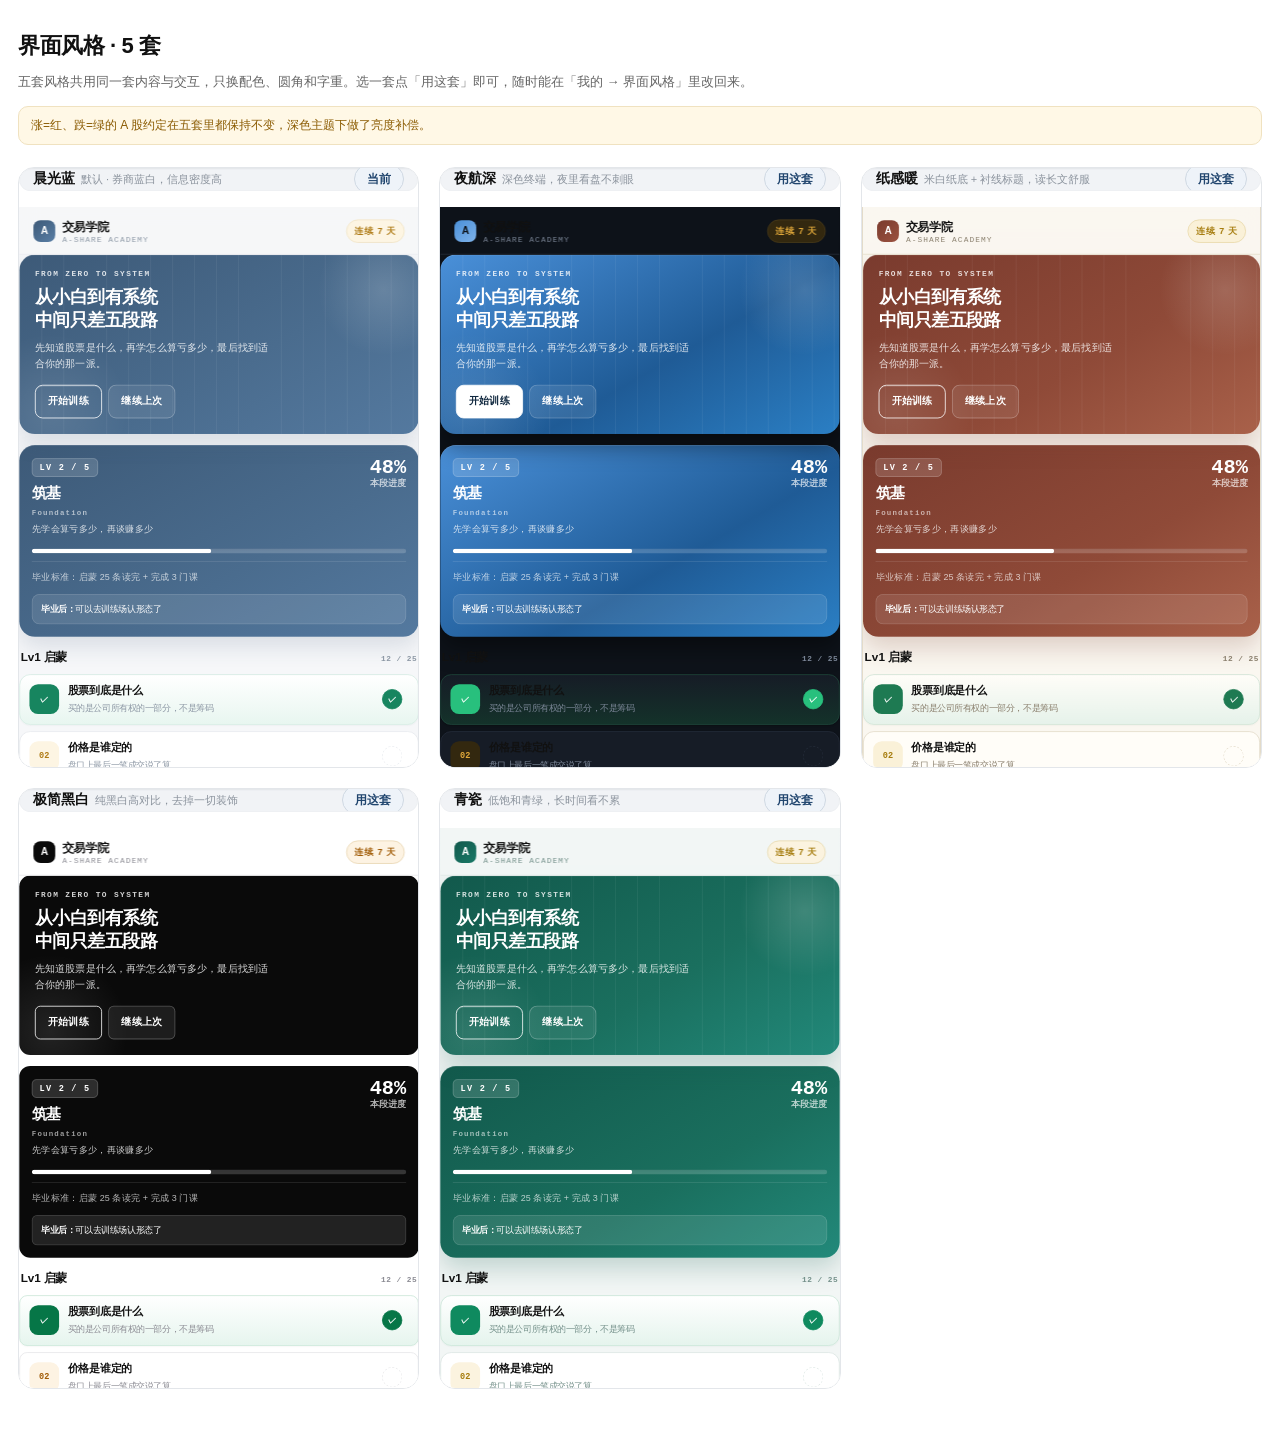
<file: themes.html>
<!DOCTYPE html>
<html lang="zh-CN">
<head>
<meta charset="utf-8">
<meta name="viewport" content="width=device-width,initial-scale=1,viewport-fit=cover">
<title>界面风格 · 5 套可选</title>
<link rel="stylesheet" href="app.css">
<link rel="stylesheet" href="themes.css">
<style>
  body{background:#fff;color:#111}
  .wrap{max-width:1500px;margin:0 auto;padding:28px 18px 60px}
  .hd{margin-bottom:22px}
  .hd h1{font-size:22px;font-weight:800;letter-spacing:-.4px}
  .hd p{font-size:13px;color:#666;margin-top:8px;line-height:1.75}
  .hd .tip{font-size:12px;color:#8a5a00;background:#fff8e6;border:1px solid #f0e2c0;border-radius:10px;padding:9px 12px;margin-top:12px}
  .grid{display:grid;grid-template-columns:repeat(auto-fill,minmax(300px,1fr));gap:20px}
  .cell{border:1px solid #e3e6ea;border-radius:16px;overflow:hidden;background:#fff;display:flex;flex-direction:column}
  .cell .bar{display:flex;align-items:center;justify-content:space-between;padding:11px 14px;border-bottom:1px solid #eef0f3}
  .cell .bar .t{font-size:13.5px;font-weight:800}
  .cell .bar .t small{font-weight:500;color:#8b939d;margin-left:6px;font-size:11px}
  .cell .bar .use{font-size:11.5px;font-weight:700;color:#20456e;border:1px solid #cfd8e2;background:#eef3f9;border-radius:99px;padding:5px 12px}
  .cell .bar .use:hover{background:#20456e;color:#fff;border-color:#20456e}
  .stage{height:560px;overflow:hidden;position:relative;background:#fff}
  .stage .dev{transform:scale(.78);transform-origin:top center;width:128.2%;margin-left:-14.1%}
  .stage .tabbar{position:absolute!important;bottom:0;left:0;transform:none;width:100%}
  .stage .device{min-height:560px;box-shadow:none}
  .stage .view{padding-bottom:70px}
  .stage .sec-title{margin-top:16px}
  @media(max-width:520px){
    .grid{grid-template-columns:1fr}
    .stage .dev{transform:scale(.62);width:161%;margin-left:-30.5%}
    .stage{height:430px}
    .stage .device{min-height:430px}
  }
</style>
</head>
<body>
<div class="wrap">
  <div class="hd">
    <h1>界面风格 · 5 套</h1>
    <p>五套风格共用同一套内容与交互，只换配色、圆角和字重。选一套点「用这套」即可，随时能在「我的 → 界面风格」里改回来。</p>
    <div class="tip">涨=红、跌=绿的 A 股约定在五套里都保持不变，深色主题下做了亮度补偿。</div>
  </div>
  <div class="grid" id="grid"></div>
</div>

<script src="theme.js"></script>
<script>
(function(){
  var DEMO =
    '<header class="topbar">' +
      '<div class="brand"><div class="mark">A</div><div><div class="nm">交易学院</div><div class="sub">A-Share Academy</div></div></div>' +
      '<div class="chip-streak">连续 <b>7</b> 天</div>' +
    '</header>' +
    '<div class="hero">' +
      '<div class="kicker">From Zero to System</div>' +
      '<h1>从小白到有系统<br>中间只差五段路</h1>' +
      '<p>先知道股票是什么，再学怎么算亏多少，最后找到适合你的那一派。</p>' +
      '<div class="row"><button class="btn btn-primary">开始训练</button><button class="btn btn-ghost">继续上次</button></div>' +
    '</div>' +
    '<div class="rankcard">' +
      '<div class="top">' +
        '<div style="min-width:0">' +
          '<span class="lv">LV 2 / 5</span>' +
          '<div class="nm">筑基</div>' +
          '<div class="en">Foundation</div>' +
          '<div class="sub">先学会算亏多少，再谈赚多少</div>' +
        '</div>' +
        '<div class="pct">48%<span>本段进度</span></div>' +
      '</div>' +
      '<div class="rankbar"><i style="width:48%"></i></div>' +
      '<div class="goal">毕业标准：启蒙 25 条读完 + 完成 3 门课</div>' +
      '<div class="after"><b>毕业后：</b>可以去训练场认形态了</div>' +
    '</div>' +
    '<div class="sec-title"><h2>Lv1 启蒙</h2><span>12 / 25</span></div>' +
    '<div class="path">' +
      '<div class="basic read"><div class="no">✓</div><div style="min-width:0"><h3>股票到底是什么</h3><div class="one">买的是公司所有权的一部分，不是筹码</div></div><div class="tick">✓</div></div>' +
      '<div class="basic"><div class="no">02</div><div style="min-width:0"><h3>价格是谁定的</h3><div class="one">盘口上最后一笔成交说了算</div></div><div class="tick"></div></div>' +
      '<div class="basic"><div class="no">03</div><div style="min-width:0"><h3>T+1 与涨跌停</h3><div class="one">当天买的当天不能卖</div></div><div class="tick"></div></div>' +
    '</div>' +
    '<div class="sec-title"><h2>课程</h2><span>2 / 8 完成</span></div>' +
    '<div class="course"><div class="no">01</div><div><h3>核心 + 卫星</h3><div class="sub">把钱分成压舱石和机会仓</div>' +
      '<div class="meta"><span class="pill">入门</span><span class="pill">8 分钟</span><span class="pill down">风险 中</span></div></div></div>' +
    '<div class="course locked"><div class="no">04</div><div><h3>止损三锚</h3><div class="sub">用结构定止损，不用感觉</div>' +
      '<div class="meta"><span class="pill">进阶</span><span class="pill">12 分钟</span><span class="pill up">风险 高</span></div></div></div>' +
    '<div class="sec-title"><h2>常见死法</h2><span>16 个场景</span></div>' +
    '<div class="card" style="padding:14px">' +
      '<div style="font-size:13px;font-weight:800;margin-bottom:10px">跌破止损不卖，等回本</div>' +
      '<div class="split"><div class="do"><b>该做</b>破位当天出，亏损是成本</div><div class="dont"><b>你以为</b>再等等就回本了</div></div>' +
    '</div>' +
    '<nav class="tabbar">' +
      '<button class="on"><span>学院</span></button><button><span>训练</span></button><button><span>图谱</span></button><button><span>老师</span></button><button><span>我的</span></button>' +
    '</nav>';

  var grid = document.getElementById('grid');
  var cur = null;
  try { cur = localStorage.getItem('ta_theme'); if (cur) cur = JSON.parse(cur); } catch (e) { cur = null }

  grid.innerHTML = THEMES.list.map(function (t) {
    return '<div class="cell">' +
      '<div class="bar"><span class="t">' + t.name + '<small>' + t.desc + '</small></span>' +
      '<button class="use" data-k="' + t.k + '">' + (cur === t.k ? '当前' : '用这套') + '</button></div>' +
      '<div class="stage" data-theme="' + (t.k === 'light' ? '' : t.k) + '">' +
        '<div class="device"><div class="dev view on">' + DEMO + '</div></div>' +
      '</div></div>';
  }).join('');

  Array.prototype.forEach.call(grid.querySelectorAll('.use'), function (b) {
    b.addEventListener('click', function () {
      var k = b.getAttribute('data-k');
      try { localStorage.setItem('ta_theme', JSON.stringify(k)); } catch (e) {}
      location.href = 'index.html?theme=' + k;
    });
  });
})();
</script>
</body>
</html>
</file>
<file: app.css>
/* ============================================================
   A股交易学院 · Design Tokens
   与小程序 uni.scss / rpx 一一对应，见 docs/DESIGN.md
   ============================================================ */
:root{
  --bg:#f6f7f9;
  --bg-2:#eff1f4;
  --card:#ffffff;
  --card-2:#fbfcfd;
  --ink:#1c2836;
  --ink-2:#485566;
  --muted:#8c97a4;
  --line:#e8ebef;
  --line-2:#f1f3f6;

  --brand:#3d5a78;
  --brand-2:#5a7fa6;
  --brand-soft:#eef3f9;
  --up:#d94a45;          /* 涨 = 红 */
  --up-soft:#fdecea;
  --down:#17855f;        /* 跌 = 绿 */
  --down-soft:#e8f6f0;
  --gold:#b07c17;
  --gold-soft:#fdf5e3;
  --danger:#b3342c;

  --r-lg:20px;
  --r:14px;
  --r-sm:10px;
  --shadow-s:0 1px 2px rgba(28,40,54,.04);
  --shadow:0 2px 10px rgba(28,40,54,.05);
  --shadow-l:0 12px 32px rgba(28,40,54,.08);
  --mono:ui-monospace,SFMono-Regular,"SF Mono",Menlo,Consolas,monospace;

  /* ---- 动效：一套 easing + 三档时长，别处不许再写裸数值 ----
     参考 Fey / Auros：交互反馈 200ms 左右，进场 300ms 上下，
     曲线统一用 cubic-bezier(.25,.1,.25,1)（标准 ease，收尾干净）。 */
  --ease:cubic-bezier(.25,.1,.25,1);
  --t-fast:160ms;
  --t:240ms;
  --t-slow:320ms;

  /* ---- 层次：卡片不再靠阴影，靠「底色差 + hairline」----
   内层再分三级：page(--bg) → card(--card) → inset(--panel-2)。
   边框只用 1px，颜色越靠内层越淡，视觉上才有"嵌进去"的感觉。 */
  --inset:var(--panel-2);
  --inset-line:var(--line-2);
  --hair:1px solid var(--line);
  --ok-line:#d5ece3;
  --ok-ink:#155a40;
  --ok-ink-2:#186349;
  --bad-line:#f3dad7;
  --bad-ink:#8d332d;
  --bad-ink-2:#923a33;
  --bad-bg-2:#fefbfa;
  --gold-line:#f0e3c4;
  --gold-ink:#8c6c25;
  --gold-ink-2:#6d5520;
  --brand-line:#dfe7f0;
  --brand-line-2:#d6dfe9;
  --hero-mid:#4a6c8e;
  --hero-end:#54799f;
  --hero-shadow:0 12px 28px rgba(61,90,120,.16);
  --focus-ring:0 0 0 2.5px rgba(90,127,166,.12);
  --glass:rgba(246,247,249,.86);
  --glass-2:rgba(255,255,255,.92);
  --mask:rgba(28,40,54,.36);
  --page-shadow:0 0 60px rgba(28,40,54,.07);
  --panel-1:#fcfdfe;
  --panel-2:#f4f6f9;
  --font:-apple-system,BlinkMacSystemFont,"Segoe UI","PingFang SC","Hiragino Sans GB","Microsoft YaHei",sans-serif;

}
*{box-sizing:border-box;margin:0;padding:0;-webkit-tap-highlight-color:transparent}
html,body{height:100%}
body{
  background:var(--bg-2);
  color:var(--ink);
  font-family:var(--font);
  font-size:14px;line-height:1.6;
  -webkit-font-smoothing:antialiased;
  text-rendering:optimizeLegibility;
}
button{font:inherit;color:inherit;background:none;border:none;cursor:pointer}
input{font:inherit}

/* 数字一律等宽对齐 —— 计数、XP、百分比跳动时不会左右晃。
   这一条是"高级感"最便宜的来源：不稳的数字看起来很廉价。 */
body{font-variant-numeric:tabular-nums}
.mono,.qzn,.pct,.xp,.v,.pct span,.rankcard .pct,.lvcard .xp{font-variant-numeric:tabular-nums}

/* ---------- 设备容器 ---------- */
.device{
  max-width:520px;margin:0 auto;background:var(--bg);
  min-height:100vh;position:relative;overflow-x:hidden;
  box-shadow:var(--page-shadow);
}

/* ---------- 顶栏 ---------- */
.topbar{
  position:sticky;top:0;z-index:30;
  background:var(--glass);backdrop-filter:blur(14px);
  border-bottom:1px solid var(--line);
  padding:14px 18px 12px;
  display:flex;align-items:center;justify-content:space-between;
}
.brand{display:flex;align-items:center;gap:9px}
.brand .mark{
  width:28px;height:28px;border-radius:9px;
  background:linear-gradient(140deg,var(--brand),var(--brand-2));
  color:#fff;display:grid;place-items:center;font-size:13px;font-weight:800;letter-spacing:-.5px;
}
.brand .nm{font-size:15px;font-weight:800;letter-spacing:-.2px}
.brand .sub{font-size:10px;color:var(--muted);letter-spacing:.14em;text-transform:uppercase;font-family:var(--mono);line-height:1}
.chip-streak{
  display:flex;align-items:center;gap:5px;font-size:11.5px;font-weight:700;
  color:var(--gold);background:var(--gold-soft);border:1px solid var(--gold-line);
  padding:5px 10px;border-radius:99px;
}
.chip-streak b{font-family:var(--mono)}
.hud{display:flex;gap:6px;align-items:center}
.chip-xp{
  display:flex;align-items:center;gap:4px;font-size:11.5px;font-weight:700;
  color:var(--brand-2);background:var(--brand-soft);border:1px solid var(--brand-line);
  padding:5px 10px;border-radius:99px;
}
.chip-xp b{font-family:var(--mono)}
.chip-streak.bump{animation:bump .5s}
.chip-xp.bump{animation:bump .5s}
@keyframes bump{0%{transform:scale(1)}35%{transform:scale(1.14)}100%{transform:scale(1)}}

/* ---------- 页面容器 ---------- */
main{padding:16px 16px 96px}
.view{display:none;animation:fade .26s var(--ease)}
.view.on{display:block}
@keyframes fade{from{opacity:0;transform:translateY(6px)}to{opacity:1;transform:none}}

/* ---------- 通用 ---------- */
/* 所有可点元素共用一条过渡曲线。之前各写各的（.12s / .14s / .2s），
   点起来手感不统一 —— 统一之后不用再逐个调。 */
button,.course,.basic,.death,.tch,.ckopt,.seed,.quiz-opt,.rk,.badge{
  transition:transform var(--t-fast) var(--ease),
             background var(--t-fast) var(--ease),
             border-color var(--t-fast) var(--ease),
             box-shadow var(--t) var(--ease);
}
/* 卡片：底色做一层极淡的竖向往下渐变，模拟受光。
   纯色块在浅色界面里会"发死"，加 1% 的差就有厚度了。 */
.card{
  background:linear-gradient(180deg,var(--card),var(--card-2));
  border:1px solid var(--line);border-radius:var(--r-lg);box-shadow:var(--shadow-s);
}
/* 分区标题：留白从 22px 提到 30px，标题字重从 800 降到 700。
   到处 800 反而没有重点 —— 真正的层次是「少数地方重、多数地方轻」。 */
.sec-title{display:flex;align-items:baseline;justify-content:space-between;gap:12px;margin:30px 2px 12px}
.sec-title h2{font-size:15px;font-weight:700;letter-spacing:-.2px;line-height:1.3}
/* 右侧那个计数/说明：本来和标题一样重，抢戏。
   换成 mono + 宽字距的小标签，一眼能看出「这是附注，不是标题」。 */
.sec-title span{
  font:600 10px/1.4 var(--mono);letter-spacing:.06em;
  color:var(--muted);flex:none;text-align:right;
}
/* 说明段落：贴边的长文不要塞进卡片里 —— 卡片一多，"什么都是卡片"就等于没有卡片。
   直接排在底上，用左竖线表示「这段话是解释，不用点」。 */
.prose{
  padding-left:12px;border-left:2px solid var(--line);
  font-size:12px;line-height:1.8;color:var(--ink-2);
}
.prose .pt + .pt{margin-top:9px}
.prose b{color:var(--ink);font-weight:700}
.intro-note{
  font-size:11.5px;color:var(--muted);line-height:1.7;
  margin:0 2px 10px;padding-left:10px;border-left:2px solid var(--line-2);
}
.intro-note b{color:var(--ink-2);font-weight:700}
.pill{
  display:inline-flex;align-items:center;gap:4px;
  font-size:10.5px;font-weight:700;padding:3px 8px;border-radius:99px;
  background:var(--bg-2);color:var(--ink-2);letter-spacing:.02em;
}
.pill.up{background:var(--up-soft);color:var(--up)}
.pill.down{background:var(--down-soft);color:var(--down)}
.pill.gold{background:var(--gold-soft);color:var(--gold)}
.pill.brand{background:var(--brand-soft);color:var(--brand-2)}

/* ---------- Hero ---------- */
/* 终端底噪：一层 28px 间距的 1px 竖线，只有 5% 白。
   单独看几乎看不见，但它让这块渐变从「banner」变成「行情画布」——
   这是成本最低的一招，也是最能说明「这是个看数字的地方」的一招。 */
.hero{
  background:
    repeating-linear-gradient(90deg,rgba(255,255,255,.05) 0 1px,transparent 1px 28px),
    linear-gradient(150deg,var(--brand) 0%,var(--hero-mid) 58%,var(--hero-end) 100%);
  border-radius:var(--r-lg);padding:20px;color:#fff;position:relative;overflow:hidden;
  /* 第二层是 inset 顶边高光：渐变块加这一条，立刻从"色块"变成"有厚度的面"。
     这是玻璃态/液态玻璃里唯一值得抄的一招 —— 只有 1px，成本极低。 */
  box-shadow:var(--hero-shadow),inset 0 1px 0 rgba(255,255,255,.20);
}
/* 双光晕：一个右上、一个左下，比单个更像真的受光 */
.hero::after{
  content:"";position:absolute;right:-40px;top:-40px;width:170px;height:170px;border-radius:50%;
  background:radial-gradient(circle,rgba(255,255,255,.16),transparent 70%);
}
.hero::before{
  content:"";position:absolute;left:-60px;bottom:-70px;width:200px;height:200px;border-radius:50%;
  background:radial-gradient(circle,rgba(255,255,255,.10),transparent 70%);
  pointer-events:none;
}
/* opacity 从 .7 提到 .82：底色变浅后，.7 的白字对比度掉到 3:1 以下 */
.hero .kicker{font:600 10px/1 var(--mono);letter-spacing:.18em;text-transform:uppercase;opacity:.82;margin-bottom:10px}
.hero h1{font-size:23px;line-height:1.3;font-weight:800;letter-spacing:-.6px}
.hero p{font-size:12.5px;font-weight:400;opacity:.84;margin-top:9px;line-height:1.7;max-width:300px}
.hero .row{display:flex;gap:8px;margin-top:16px;position:relative;z-index:2}
.btn{
  display:inline-flex;align-items:center;justify-content:center;gap:6px;
  font-size:13px;font-weight:700;padding:10px 16px;border-radius:var(--r-sm);
  background:var(--bg-2);color:var(--ink);border:1px solid var(--line);
  transition:transform var(--t-fast) var(--ease),opacity var(--t-fast) var(--ease);
}
.btn:active{transform:scale(.97)}
/* 主按钮同样吃顶边高光：跟 hero 是同一块面，缺了这一条会显得比背景平 */
.btn-primary{
  background:var(--hero-btn-bg);color:var(--hero-btn-ink);border-color:var(--hero-btn-bg);
  box-shadow:inset 0 1px 0 rgba(255,255,255,.18);
}
/* 描边和底色都用文字色调出来，不写死白。
   原因：mono 主题的 hero 是纯黑，写死 rgba(255,255,255,.12) 的底几乎看不见，
   而写死 .24 的白边又会让它看起来像一颗白按钮 —— 换成「文字色的 8% 底 + 26% 边」，
   在任何底色上都保持「这是 hero 里的次要按钮」。 */
.btn-ghost{
  color:#fff;
  background:color-mix(in srgb,currentColor 8%,transparent);
  border-color:color-mix(in srgb,currentColor 26%,transparent);
}
/* color-mix 不支持的浏览器（老 Safari < 16.2）回落到原来的写死值 */
@supports not (background:color-mix(in srgb,red 8%,transparent)){
  .btn-ghost{background:rgba(255,255,255,.12);border-color:rgba(255,255,255,.26)}
}
.btn-block{width:100%}
.btn-sm{font-size:12px;padding:7px 12px}

/* ---------- 课程路径 ---------- */
.path{position:relative;padding-left:0}
.course{
  display:grid;grid-template-columns:42px 1fr 46px;gap:12px;align-items:center;
  background:var(--card);border:1px solid var(--line);border-radius:var(--r);
  padding:14px;margin-bottom:10px;box-shadow:var(--shadow-s);
  transition:transform var(--t-fast) var(--ease),background var(--t-fast) var(--ease),border-color var(--t-fast) var(--ease),box-shadow var(--t) var(--ease);
}
.course{cursor:pointer}
.course:active{transform:scale(.985);border-color:var(--brand-line-2)}
.course .no{
  width:42px;height:42px;border-radius:12px;display:grid;place-items:center;
  font:800 12px/1 var(--mono);color:var(--brand-2);background:var(--brand-soft);
}
.course.locked .no{color:var(--muted);background:var(--bg-2)}
.course h3{font-size:14.5px;font-weight:750;letter-spacing:-.2px}
.course .sub{font-size:11.5px;color:var(--muted);margin-top:2px;line-height:1.5}
.course .meta{display:flex;gap:6px;margin-top:7px;flex-wrap:wrap}
.ring{
  width:44px;height:44px;border-radius:50%;
  background:conic-gradient(var(--down) calc(var(--p) * 1%), var(--line-2) 0);
  display:grid;place-items:center;position:relative;
}
.ring::before{content:"";position:absolute;inset:4px;background:var(--card);border-radius:50%}
.ring span{position:relative;font:700 10px/1 var(--mono);color:var(--ink-2)}

/* ---------- 训练卡 ---------- */
.train-grid{display:grid;grid-template-columns:1fr 1fr;gap:10px}
.tcard{
  background:var(--card);border:1px solid var(--line);border-radius:var(--r);
  padding:14px;box-shadow:var(--shadow-s);text-align:left;
  transition:transform var(--t-fast) var(--ease);
}
.tcard:active{transform:scale(.97)}
.tcard .ic{
  width:34px;height:34px;border-radius:10px;display:grid;place-items:center;
  font-size:15px;margin-bottom:9px;background:var(--brand-soft);
}
.tcard h4{font-size:13.5px;font-weight:750}
.tcard p{font-size:11px;color:var(--muted);margin-top:3px;line-height:1.5}

/* ---------- K线训练器 ---------- */
.trainer{padding:16px;margin-top:12px}
.trainer .head{display:flex;justify-content:space-between;align-items:flex-start;gap:10px}
.trainer h3{font-size:15px;font-weight:800;letter-spacing:-.2px}
.trainer .q{font-size:12px;color:var(--muted);margin-top:5px;line-height:1.6}
.kbox{position:relative;margin:12px -6px 0;border-radius:var(--r);background:var(--card-2);border:1px solid var(--line-2);overflow:hidden}
#kcanvas{display:block;width:100%;height:210px;touch-action:manipulation}
.opts{display:flex;flex-direction:column;gap:7px;margin-top:12px}
.opt{
  display:flex;gap:10px;align-items:center;text-align:left;
  border:1px solid var(--line);background:var(--inset);border-radius:10px;
  padding:11px 12px;font-size:12.5px;
  transition:background var(--t-fast) var(--ease),border-color var(--t-fast) var(--ease),
             transform var(--t-fast) var(--ease);
}
.opt:active{transform:scale(.99)}
.opt .k{
  width:22px;height:22px;border-radius:7px;flex:0 0 auto;display:grid;place-items:center;
  font:700 11px/1 var(--mono);background:var(--card);border:1px solid var(--line);color:var(--ink-2);
}
.opt.right{border-color:var(--down);background:var(--down-soft)}
.opt.right .k{background:var(--down);color:#fff}
.opt.wrong{border-color:var(--up);background:var(--up-soft)}
.opt.wrong .k{background:var(--up);color:#fff}
.explain{
  margin-top:12px;padding:12px;border-radius:var(--r-sm);
  background:var(--brand-soft);border:1px solid var(--brand-line);
  font-size:12px;color:var(--ink-2);line-height:1.7;display:none;
}
.explain.show{display:block;animation:fade .2s}
.explain b{color:var(--brand-2)}

/* ---------- 情绪周期 ---------- */
/* 分段控件：槽用 --inset 凹陷，选中的那格用 --card 浮起来 + hairline。
   比「整条白底 + 实心蓝块」轻，也不抢下面内容的注意力。 */
.seg{
  display:flex;gap:4px;margin-bottom:12px;padding:4px;border-radius:99px;
  background:var(--inset);border:1px solid var(--inset-line);
}
.seg button{
  flex:1;font-size:11.5px;font-weight:700;padding:8px 0;border-radius:99px;
  color:var(--muted);border:1px solid transparent;
  transition:color var(--t-fast) var(--ease),background var(--t-fast) var(--ease),
             border-color var(--t-fast) var(--ease),box-shadow var(--t) var(--ease);
}
.seg button.on{
  background:var(--card);color:var(--ink);border-color:var(--line);box-shadow:var(--shadow-s);
}
.cycle{padding:16px}
.cycle .stage{display:flex;align-items:baseline;justify-content:space-between;margin-bottom:4px}
.cycle .stage h3{font-size:16px;font-weight:800}
.cycle .stage .pos{font:800 20px/1 var(--mono);color:var(--brand-2)}
.cycle .desc{font-size:12px;color:var(--muted);margin-bottom:14px;line-height:1.65}
.bar{height:8px;border-radius:99px;background:var(--line-2);overflow:hidden;margin-bottom:16px}
.bar i{display:block;height:100%;border-radius:99px;background:linear-gradient(90deg,var(--brand-2),var(--up));transition:width var(--t-slow) var(--ease)}
/* 进度条的两种质感，和卡片用的是同一套逻辑：
   槽 = 嵌进去（内阴影），填充 = 长出来（顶边高光）。
   全站 6 处进度条（bar / rankbar / qprog / grpbar / qbar / rk.mini）共用这一条，
   各自只管自己的高度和颜色，不再各写一套。 */
.bar,.rankbar,.qprog,.grpbar-track,.qbar .track,.rk .mini,.todaycard .goal .track{
  box-shadow:inset 0 1px 2px rgba(28,40,54,.07);
}
.bar i,.qprog i,.grpbar-track i,.qbar .track i,.rk .mini i,.todaycard .goal .track i{
  box-shadow:inset 0 1px 0 rgba(255,255,255,.24);
}
/* rankcard / lvcard 的填充是白条，顶边高光换成"底部压一层暗"，
   白条上再打白高光等于没有。 */
.rankbar i,.lvcard .bar i{box-shadow:0 1px 2px rgba(28,40,54,.14)}
.split{display:grid;grid-template-columns:1fr 1fr;gap:10px}
.split .box{border-radius:var(--r-sm);padding:11px 12px;font-size:11.5px;line-height:1.6}
.split .do{background:var(--down-soft);border:1px solid var(--ok-line);color:var(--ok-ink-2)}
.split .dont{background:var(--up-soft);border:1px solid var(--bad-line);color:var(--bad-ink-2)}
.split .box b{display:block;font-size:10.5px;letter-spacing:.08em;text-transform:uppercase;margin-bottom:5px;opacity:.8;font-family:var(--mono)}
.split ul{list-style:none}
.split li{padding-left:11px;position:relative;margin-bottom:3px}
.split li::before{content:"";position:absolute;left:0;top:8px;width:4px;height:4px;border-radius:50%;background:currentColor;opacity:.5}

/* ---------- 矩阵 ---------- */
.matrixrow{
  display:flex;gap:10px;overflow-x:auto;padding:2px 0 14px;scroll-snap-type:x mandatory;
  scrollbar-width:none;
}
.matrixrow::-webkit-scrollbar{display:none}
.mx{
  flex:0 0 78%;scroll-snap-align:start;background:var(--card);border:1px solid var(--line);
  border-radius:var(--r);padding:14px;box-shadow:var(--shadow-s);
}
.mx .qt{font:700 10px/1 var(--mono);letter-spacing:.12em;color:var(--muted);text-transform:uppercase}
.mx h4{font-size:14px;margin:6px 0 8px;font-weight:800}
/* 分隔线一律 hairline 实线。dashed 在 2x/3x 屏上会被渲染成一截一截的锯齿，
   是廉价感最顽固的来源之一；要虚线语义的地方（打卡空框）才用 dashed。 */
.mx .item{display:flex;justify-content:space-between;font-size:11.5px;padding:6px 0;border-bottom:1px solid var(--line-2)}
.mx .item:last-child{border-bottom:none}
.mx .item span:last-child{font-family:var(--mono);color:var(--brand-2);font-weight:700}

/* ---------- 我的 ---------- */
/* Bento：主指标跨两列、副指标各占一列。
   三等分只是"三等分"，大小不一才叫 bento —— 关键是要有主次。 */
.stat3{display:grid;grid-template-columns:repeat(2,1fr);gap:10px}
.stat3 .s{
  background:var(--card);border:1px solid var(--line);border-radius:var(--r);
  padding:12px 13px;display:flex;flex-direction:column;justify-content:center;
  min-height:74px;
}
/* 主格跨两列：底色换成 brand-soft 只是"换个色块"，还是平的。
   真正的 bento 感靠三件事一起：跨列（形状不同）、更大的数字（权重不同）、
   顶部一条 2px 的 brand 短线（给它一个"这是头版"的锚点）。 */
.stat3 .s.lead{
  grid-column:span 2;position:relative;overflow:hidden;
  background:linear-gradient(160deg,var(--brand-soft),var(--card));
  border-color:var(--brand-line);
  padding:16px 17px;min-height:92px;
}
/* 顶部锚点用 inset 阴影画，而不是绝对定位的伪元素：
   伪元素会被父级的 border-radius 裁成「压在边框上的一小截」，
   inset 阴影是长在盒子里的，圆角怎么变都贴着内缘。 */
.stat3 .s.lead::before{
  content:"";position:absolute;inset:0;border-radius:inherit;pointer-events:none;
  box-shadow:inset 0 2px 0 -1px var(--brand-2);
}
.stat3 .v{font:800 19px/1.15 var(--mono);color:var(--ink);letter-spacing:-.5px}
.stat3 .s.lead .v{font:800 30px/1.05 var(--mono);color:var(--brand-2);letter-spacing:-1.2px}
/* 数字后面的单位必须"退后一步"。
   30% 三个字符同字号，读起来是一坨；单位降到一半字号、透明度 .45，
   数字本身就立住了 —— 行情软件里所有数字都这么排（价格大、币种小）。 */
.stat3 .v .u{font-size:.46em;font-weight:700;opacity:.45;letter-spacing:0;margin-left:1px}
.stat3 .s.lead .v .u{font-size:13px;opacity:.5}
.stat3 .v.na .u{display:none}
.stat3 .v.na{color:var(--muted)}
/* 空态用正文字号的中文，不用 30px 的数字位 —— 那一格本来就是留给数字的 */
.stat3 .s.lead .v.na{font:700 15px/1.3 var(--font);letter-spacing:-.2px}
.stat3 .k{font-size:10.5px;font-weight:600;color:var(--muted);margin-top:5px;line-height:1.4}
.badges{display:grid;grid-template-columns:repeat(4,1fr);gap:8px}
.badge{
  aspect-ratio:1;border-radius:var(--r);background:var(--card);border:1px solid var(--line);
  display:flex;flex-direction:column;align-items:center;justify-content:center;gap:3px;
  font-size:9.5px;color:var(--muted);text-align:center;padding:4px;
}
.badge .b{font-size:19px;filter:grayscale(1);opacity:.28}
.badge.on{border-color:#e8d9b4;background:var(--gold-soft);color:var(--gold)}
.badge.on .b{filter:none;opacity:1}

/* ============================================================
   段位 / 启蒙 / 自测
   ============================================================ */

/* ---------- 当前段位卡 ---------- */
.rankcard{
  margin-top:14px;padding:16px;border-radius:var(--r-lg);
  background:linear-gradient(150deg,var(--brand) 0%,var(--hero-mid) 60%,var(--hero-end) 100%);
  color:#fff;box-shadow:var(--hero-shadow),inset 0 1px 0 rgba(255,255,255,.18);
}
.rankcard .top{display:flex;align-items:flex-start;justify-content:space-between;gap:12px}
.rankcard .lv{
  font:800 11px/1 var(--mono);letter-spacing:.14em;
  background:rgba(255,255,255,.14);border:1px solid rgba(255,255,255,.22);
  padding:5px 9px;border-radius:6px;
}
.rankcard .nm{font-size:19px;font-weight:800;letter-spacing:-.3px;margin-top:9px}
.rankcard .en{font:600 9.5px/1 var(--mono);letter-spacing:.16em;opacity:.6;margin-top:5px}
.rankcard .sub{font-size:12px;opacity:.78;margin-top:7px;line-height:1.6}
.rankcard .goal{font-size:11.5px;opacity:.7;line-height:1.7;margin-top:10px;padding-top:10px;border-top:1px solid rgba(255,255,255,.14)}
.rankcard .pct{font:800 26px/1 var(--mono);text-align:right}
.rankcard .pct span{font-size:11px;font-weight:600;opacity:.7;display:block;margin-top:3px;letter-spacing:.04em}
.rankbar{height:6px;border-radius:99px;background:rgba(255,255,255,.18);overflow:hidden;margin-top:14px}
.rankbar i{display:block;height:100%;border-radius:99px;background:#fff;transition:width var(--t-slow) var(--ease)}
.rankcard .after{
  font-size:11px;line-height:1.7;margin-top:12px;padding:9px 11px;border-radius:var(--r-sm);
  background:rgba(255,255,255,.10);border:1px solid rgba(255,255,255,.14);
}

/* ---------- 五段列表 ---------- */
.ranklist{display:flex;flex-direction:column;gap:8px}
.rk{
  display:flex;gap:11px;align-items:flex-start;
  background:var(--card);border:1px solid var(--line);border-radius:var(--r);
  padding:12px;box-shadow:var(--shadow-s);cursor:pointer;
  transition:transform var(--t-fast) var(--ease),background var(--t-fast) var(--ease),border-color var(--t-fast) var(--ease),box-shadow var(--t) var(--ease);
}
.rk:active{transform:scale(.985)}
.rk.passed{border-color:var(--ok-line);background:linear-gradient(180deg,var(--card),var(--down-soft))}
.rk.active{border-color:var(--brand-2);box-shadow:var(--focus-ring)}
.rk .badge{
  width:40px;height:40px;border-radius:11px;flex:0 0 auto;display:grid;place-items:center;
  font:800 11px/1 var(--mono);background:var(--bg-2);color:var(--muted);
}
.rk.passed .badge{background:var(--down);color:#fff}
.rk.active .badge{background:var(--brand);color:#fff}
.rk .body{flex:1;min-width:0}
.rk .t{font-size:13.5px;font-weight:750;letter-spacing:-.2px}
.rk .s{font-size:11px;color:var(--muted);margin-top:3px;line-height:1.5}
.rk .st{font-size:10.5px;margin-top:6px;display:flex;align-items:center;gap:5px}
.rk .st.ok{color:var(--down);font-weight:700}
.rk .st.no{color:var(--muted)}
.rk .mini{width:34px;height:4px;border-radius:99px;background:var(--line-2);overflow:hidden;margin-top:6px}
.rk .mini i{display:block;height:100%;background:var(--brand-2);border-radius:99px}
.rk .chev{font-size:13px;color:var(--muted);flex:0 0 auto;align-self:center}

/* ---------- 启蒙条目 ---------- */
.basic{
  display:grid;grid-template-columns:38px 1fr 34px;gap:11px;align-items:center;
  background:var(--card);border:1px solid var(--line);border-radius:var(--r);
  padding:12px;margin-bottom:8px;box-shadow:var(--shadow-s);cursor:pointer;
  transition:transform var(--t-fast) var(--ease),background var(--t-fast) var(--ease),border-color var(--t-fast) var(--ease),box-shadow var(--t) var(--ease);
}
.basic:active{transform:scale(.985)}
.basic.read{border-color:var(--ok-line);background:linear-gradient(180deg,var(--card),var(--down-soft))}
.basic .no{
  width:38px;height:38px;border-radius:11px;display:grid;place-items:center;
  font:800 11px/1 var(--mono);background:var(--gold-soft);color:var(--gold);
}
.basic.read .no{background:var(--down);color:#fff}
.basic h3{font-size:13.5px;font-weight:750;letter-spacing:-.2px;line-height:1.4}
.basic .one{font-size:11px;color:var(--muted);margin-top:3px;line-height:1.55;
  display:-webkit-box;-webkit-line-clamp:2;-webkit-box-orient:vertical;overflow:hidden}
.basic .tick{
  width:26px;height:26px;border-radius:50%;display:grid;place-items:center;
  font:700 11px/1 var(--mono);border:1px dashed var(--line);color:var(--muted);
}
.basic.read .tick{background:var(--down);border:1px solid var(--down);color:#fff}
.grp-label{
  font:700 10px/1 var(--mono);letter-spacing:.12em;color:var(--muted);
  margin:14px 2px 8px;text-transform:uppercase;
}
.intro{
  font-size:11.5px;color:var(--muted);line-height:1.7;margin:0 2px 10px;
}

/* ---------- 亏损案例（常见死法） ---------- */
.death{
  display:grid;grid-template-columns:38px 1fr;gap:11px;align-items:start;
  background:var(--card);border:1px solid var(--line);border-radius:var(--r);
  padding:12px;margin-bottom:8px;box-shadow:var(--shadow-s);cursor:pointer;
  transition:transform var(--t-fast) var(--ease),background var(--t-fast) var(--ease),border-color var(--t-fast) var(--ease),box-shadow var(--t) var(--ease);
}
.death:active{transform:scale(.985)}
.death .no{
  width:38px;height:38px;border-radius:11px;display:grid;place-items:center;
  font:800 11px/1 var(--mono);background:var(--up-soft);color:var(--up);
}
.death .tt{font-size:13.5px;font-weight:750;letter-spacing:-.2px;line-height:1.4}
.death .th{font-size:11px;color:var(--muted);margin-top:4px;line-height:1.55;
  display:-webkit-box;-webkit-line-clamp:2;-webkit-box-orient:vertical;overflow:hidden}
.death .th b{color:var(--up);font-weight:700}
.dt-scene{
  margin-top:10px;background:var(--bg-2);border-radius:var(--r-sm);
  padding:10px 11px;font-size:12px;line-height:1.7;color:var(--ink-2);
}
.dt-k{
  font:700 9.5px/1 var(--mono);letter-spacing:.12em;text-transform:uppercase;
  color:var(--muted);margin:13px 0 6px;
}
.dt-fix{
  margin-top:12px;background:var(--down-soft);border:1px solid var(--ok-line);
  border-radius:var(--r-sm);padding:11px 12px;
  font-size:12.5px;line-height:1.75;color:var(--ok-ink);
}
.dt-bad{
  margin-top:12px;background:var(--up-soft);border:1px solid var(--bad-line);
  border-radius:var(--r-sm);padding:11px 12px;
  font-size:12.5px;line-height:1.75;color:var(--bad-ink);
}
.dt-real{font-size:12.5px;line-height:1.8;color:var(--ink-2)}

/* ---------- 自测卡 ---------- */
.quiz-q{padding:2px 0}
.quiz-q .qt{font-size:13.5px;font-weight:750;line-height:1.5;margin-bottom:10px}
/* 选项三兄弟（.opt K线 / .quiz-opt 自测 / .ckopt 场景）统一到同一套尺寸、
   同一套底色（--inset，嵌在 --card 里）和同一条过渡曲线。
   底下一个 --card 上再放 --card 的选项，等于没选项。 */
.quiz-opt{
  display:block;width:100%;text-align:left;border:1px solid var(--line);
  background:var(--inset);border-radius:10px;padding:11px 12px;
  font-size:12.5px;margin-bottom:7px;
  transition:background var(--t-fast) var(--ease),border-color var(--t-fast) var(--ease),
             transform var(--t-fast) var(--ease);
}
.quiz-opt:active{transform:scale(.99)}
.quiz-opt.on{border-color:var(--brand-2);background:var(--brand-soft)}
.quiz-opt .nt{font-size:11px;color:var(--muted);margin-top:5px;line-height:1.6;display:none}
.quiz-opt.on .nt{display:block}
.quiz-opt.warn{border-color:var(--up);background:var(--up-soft)}
.quiz-opt.warn .nt{display:block;color:var(--bad-ink-2)}
.qbar{display:flex;align-items:center;gap:10px;margin-bottom:12px}
.qbar .track{flex:1;height:5px;border-radius:99px;background:var(--line-2);overflow:hidden}
.qbar .track i{display:block;height:100%;background:var(--brand);border-radius:99px;transition:width var(--t-slow) var(--ease)}
.qbar .txt{font:700 10.5px/1 var(--mono);color:var(--muted)}

.quiz-res{text-align:center;padding:6px 0}
.quiz-res .kick{font:700 9.5px/1 var(--mono);letter-spacing:.14em;color:var(--muted);text-transform:uppercase}
.quiz-res .nm{font-size:21px;font-weight:800;letter-spacing:-.4px;margin-top:9px;color:var(--brand-2)}
.quiz-res .sh{font:800 13px/1 var(--mono);color:var(--up);margin-top:7px}
.quiz-res .ds{font-size:12px;color:var(--ink-2);line-height:1.75;margin-top:12px;text-align:left}

/* ============================================================
   老师模块
   ============================================================ */

/* ---------- 幻方：四个流派方位 + 中心坐标 ---------- */
.pantheon{
  position:relative;display:grid;grid-template-columns:1fr 1fr;gap:9px;
  padding:14px;border-radius:var(--r-lg);
  background:linear-gradient(160deg,var(--panel-1),var(--panel-2));
  border:1px solid var(--line);box-shadow:var(--shadow-s);
}
.pan{
  position:relative;z-index:2;text-align:left;cursor:pointer;
  background:var(--card);border:1px solid var(--line);border-radius:var(--r);
  padding:11px 12px;transition:transform var(--t-fast) var(--ease),background var(--t-fast) var(--ease),border-color var(--t-fast) var(--ease),box-shadow var(--t) var(--ease);
}
.pan:active{transform:scale(.975)}
.pan.on{border-color:var(--brand-2);box-shadow:var(--focus-ring)}
.pan .qz{font:700 9.5px/1 var(--mono);letter-spacing:.12em;color:var(--muted);text-transform:uppercase}
.pan .nm{font-size:13px;font-weight:800;margin-top:5px;letter-spacing:-.2px}
.pan .ct{font-size:10.5px;color:var(--muted);margin-top:3px}
.pan .dot{
  position:absolute;right:10px;top:10px;width:6px;height:6px;border-radius:50%;
  background:var(--brand-2);opacity:.18;
}
.pan.on .dot{opacity:1;background:var(--up);box-shadow:0 0 0 3px rgba(217,74,69,.14)}
.center-axis{
  position:absolute;left:50%;top:50%;width:1px;height:70px;transform:translate(-50%,-50%);
  background:linear-gradient(180deg,transparent,var(--line),transparent);z-index:0;
}
.center-axis.h{width:70px;height:1px;background:linear-gradient(90deg,transparent,var(--line),transparent)}
.core-chip{
  position:absolute;left:50%;top:50%;transform:translate(-50%,-50%);z-index:1;
  font:700 9px/1 var(--mono);letter-spacing:.1em;color:var(--muted);
  background:var(--bg);padding:4px 7px;border-radius:99px;border:1px solid var(--line);
}

/* ---------- 老师卡（三列瀑布） ---------- */
.teacher-grid{display:grid;grid-template-columns:1fr 1fr;gap:10px}
.tch{
  background:var(--card);border:1px solid var(--line);border-radius:var(--r);
  padding:12px;box-shadow:var(--shadow-s);cursor:pointer;text-align:left;
  display:flex;flex-direction:column;gap:8px;
  transition:transform var(--t-fast) var(--ease),background var(--t-fast) var(--ease),border-color var(--t-fast) var(--ease),box-shadow var(--t) var(--ease);
}
.tch:active{transform:scale(.98);box-shadow:var(--shadow)}
.tch .head{display:flex;gap:9px;align-items:flex-start}
.tch .av{
  width:38px;height:38px;border-radius:12px;flex:0 0 auto;
  display:grid;place-items:center;font-size:15px;font-weight:800;
  color:#fff;letter-spacing:-1px;
  background:linear-gradient(145deg,var(--brand),var(--brand-2));
}
.tch .av.st-1{background:linear-gradient(145deg,#b0532f,#d4703f)}
.tch .av.st-2{background:linear-gradient(145deg,#1f6b52,#2c8f6d)}
.tch .av.st-3{background:linear-gradient(145deg,#7a5c1e,#a9832c)}
.tch .av.st-4{background:linear-gradient(145deg,#4a3f7a,#6b5ba8)}
.tch .av.fake{background:linear-gradient(145deg,#8a8f96,#b0b5bb)}
.tch .nm{font-size:13px;font-weight:800;letter-spacing:-.2px;line-height:1.3}
.tch .hd{font-size:10px;color:var(--muted);margin-top:3px;display:flex;gap:5px;align-items:center;flex-wrap:wrap}
.tch .badge-v{
  font:700 8.5px/1 var(--mono);padding:2.5px 5px;border-radius:4px;
  background:var(--brand-soft);color:var(--brand-2);letter-spacing:.02em;
}
.tch .badge-v.none{background:var(--bg-2);color:var(--muted)}
.tch .dotsep{width:2px;height:2px;border-radius:50%;background:var(--line);flex:0 0 auto}
.tch .promise{
  font-size:11.5px;line-height:1.6;color:var(--ink-2);
  display:-webkit-box;-webkit-line-clamp:3;-webkit-box-orient:vertical;overflow:hidden;
}
.tch .tags{display:flex;gap:4px;flex-wrap:wrap}
.tch .tg{
  font-size:9.5px;padding:2.5px 6px;border-radius:4px;
  background:var(--bg-2);color:var(--muted);
}
.tch .foot{
  display:flex;align-items:center;justify-content:space-between;
  padding-top:8px;border-top:1px solid var(--line-2);
}
.tch .fit{font-size:10px;color:var(--muted);display:flex;align-items:center;gap:3px}
.tch .fit b{font-family:var(--mono);color:var(--brand-2)}
.tch .arrow{font-size:10.5px;font-weight:700;color:var(--up);display:flex;align-items:center;gap:2px}

/* 反面样本卡 */
.tch.fake{background:repeating-linear-gradient(135deg,var(--card),var(--card) 7px,var(--card-2) 7px,var(--card-2) 14px);border-color:var(--bad-line)}
.tch.fake .nm{color:var(--bad-ink-2)}
.tch.fake .arrow{color:var(--bad-ink-2)}

/* ---------- 老师详情（抽屉内） ---------- */
.tch-hero{display:flex;gap:12px;align-items:flex-start;margin-bottom:4px}
.tch-hero .av{
  width:52px;height:52px;border-radius:15px;flex:0 0 auto;
  display:grid;place-items:center;font-size:20px;font-weight:800;color:#fff;
  background:linear-gradient(145deg,var(--brand),var(--brand-2));letter-spacing:-1px;
}
.tch-hero h2{font-size:18px;font-weight:800;letter-spacing:-.3px;line-height:1.3}
.tch-hero .meta{font-size:11px;color:var(--muted);margin-top:4px;display:flex;gap:5px;flex-wrap:wrap;align-items:center}

.two-col{display:grid;grid-template-columns:1fr 1fr;gap:9px;margin-top:16px}
.two-col .c{border-radius:var(--r-sm);padding:11px 12px;font-size:11.5px;line-height:1.65;border:1px solid}
.two-col .c .lb{
  font:700 9.5px/1 var(--mono);letter-spacing:.08em;text-transform:uppercase;
  margin-bottom:6px;opacity:.75;display:block;
}
.two-col .ok{background:var(--down-soft);border-color:var(--ok-line);color:var(--ok-ink-2)}
.two-col .no{background:var(--up-soft);border-color:var(--bad-line);color:var(--bad-ink-2)}
.two-col .warn2{background:var(--gold-soft);border-color:var(--gold-line);color:var(--gold-ink-2)}

.rulebox{margin-top:12px;border:1px solid var(--line);border-radius:var(--r-sm);overflow:hidden}
.rulebox .rh{
  font:700 9.5px/1 var(--mono);letter-spacing:.1em;text-transform:uppercase;
  background:var(--brand-soft);color:var(--brand-2);padding:8px 12px;
}
.rulebox .ri{
  display:flex;justify-content:space-between;gap:10px;
  padding:9px 12px;font-size:11.5px;border-top:1px solid var(--line-2);
}
.rulebox .ri span:first-child{color:var(--muted);flex:0 0 auto}
.rulebox .ri span:last-child{font-family:var(--mono);font-weight:700;color:var(--brand-2);text-align:right}
.rulebox .forbid{padding:9px 12px;border-top:1px solid var(--line-2);font-size:11px;color:var(--bad-ink-2);background:var(--bad-bg-2);line-height:1.7}
.rulebox .forbid b{font-weight:700}

/* 师承链 */
.lineage{position:relative;padding-left:20px;margin-top:6px}
.lineage::before{
  content:"";position:absolute;left:5px;top:6px;bottom:6px;width:1.5px;
  background:linear-gradient(180deg,var(--brand-2),var(--line));
}
.ln{position:relative;padding:11px 0 11px 2px;border-bottom:1px solid var(--line-2)}
.ln:last-child{border-bottom:none}
.ln::before{
  content:"";position:absolute;left:-19.5px;top:16px;width:9px;height:9px;border-radius:50%;
  background:var(--card);border:2px solid var(--brand-2);
}
.ln .yr{font:700 9.5px/1 var(--mono);color:var(--muted);letter-spacing:.06em}
.ln .src{font-size:12.5px;font-weight:800;margin-top:4px;letter-spacing:-.1px}
.ln .to{font-size:11px;color:var(--muted);margin-top:4px;line-height:1.6}
.ln .cn{font-size:11px;color:var(--brand-2);font-weight:700;margin-top:5px}
.ln .note{font-size:10.5px;color:var(--muted);margin-top:3px;line-height:1.6;font-style:italic}

/* 识别卡（三问） */
.idtest{display:flex;flex-direction:column;gap:8px;margin-top:10px}
.idtest .q{
  display:flex;gap:9px;align-items:flex-start;
  padding:10px 12px;border:1px solid var(--line);border-radius:var(--r-sm);
  font-size:11.5px;line-height:1.65;color:var(--ink-2);background:var(--card);
}
.idtest .q .n{
  flex:0 0 auto;width:18px;height:18px;border-radius:5px;display:grid;place-items:center;
  font:700 10px/1 var(--mono);background:var(--brand-soft);color:var(--brand-2);
}
.idtest .q .r{font-size:11px;color:var(--up);font-weight:700;margin-top:3px;display:block}

/* ---------- 底部导航 ---------- */
.tabbar{
  position:fixed;bottom:0;left:50%;transform:translateX(-50%);
  width:min(520px,100%);z-index:40;
  background:var(--glass-2);backdrop-filter:blur(16px);
  border-top:1px solid var(--line);
  /* 6 个 tab（比原来的 5 个多一个「自创」），等分六列 */
  display:grid;grid-template-columns:repeat(6,1fr);
  padding:8px 0 max(8px,env(safe-area-inset-bottom));
}
/* 选中的 tab 给一块 --brand-soft 的底，而不是只换个颜色。
   6 个图标挤在 390px 里，只靠颜色区分「哪个是当前页」太弱；
   有底之后扫一眼就知道在哪，这也是 iOS 原生分段控件的做法。 */
.tabbar button{
  display:flex;flex-direction:column;align-items:center;gap:3px;
  font-size:10px;font-weight:600;color:var(--muted);
  padding:5px 0;margin:0 3px;border-radius:12px;
  transition:color var(--t-fast) var(--ease),background var(--t-fast) var(--ease);
}
.tabbar .ic{
  width:22px;height:22px;stroke-width:1.7;opacity:.45;
  transition:opacity var(--t-fast) var(--ease),stroke-width var(--t-fast) var(--ease);
}
.tabbar button.on{color:var(--brand);font-weight:700;background:var(--brand-soft);position:relative}
.tabbar button.on .ic{opacity:1;stroke-width:2.1}
/* 选中态再补一条 2px 指示线。底块负责「这块亮了」，细线负责「你在这」——
   6 个图标挤在 390px 里，细线比整块底更快被眼睛找到。 */
.tabbar button.on::before{
  content:"";position:absolute;top:-3px;left:50%;transform:translateX(-50%);
  width:16px;height:2px;border-radius:99px;background:var(--brand);
}
/* 内容滚到底不要硬切在栏上：栏顶往上铺 26px 的渐变淡出。
   pointer-events:none 是必须的，否则这条渐变会吃掉底部一排的点击。 */
.tabbar::before{
  content:"";position:absolute;left:0;right:0;top:-26px;height:26px;
  background:linear-gradient(180deg,transparent,var(--bg-2));
  pointer-events:none;
}

/* ---------- 抽屉 ---------- */
.mask{
  position:fixed;inset:0;background:var(--mask);z-index:60;
  opacity:0;pointer-events:none;transition:opacity var(--t) var(--ease);
}
.mask.on{opacity:1;pointer-events:auto}
.sheet{
  position:fixed;left:50%;bottom:0;transform:translate(-50%,100%);
  width:min(520px,100%);max-height:86vh;overflow-y:auto;z-index:61;
  background:var(--card);border-radius:22px 22px 0 0;
  transition:transform var(--t-slow) cubic-bezier(.32,.72,0,1);
  padding:8px 18px 26px;
}
.sheet.on{transform:translate(-50%,0)}
.sheet .handle{width:38px;height:4px;border-radius:99px;background:var(--line);margin:6px auto 14px}
.sheet h2{font-size:18px;font-weight:800;letter-spacing:-.3px;margin-bottom:4px}
.sheet .lead{font-size:12.5px;color:var(--muted);line-height:1.7}
.sheet .block{margin-top:16px}
.sheet .block h4{font-size:11px;font-family:var(--mono);letter-spacing:.1em;text-transform:uppercase;color:var(--muted);margin-bottom:7px}
.sheet .block li{list-style:none;position:relative;padding-left:14px;font-size:12.5px;color:var(--ink-2);margin-bottom:6px;line-height:1.65}
.sheet .block li::before{content:"";position:absolute;left:0;top:8px;width:5px;height:5px;border-radius:50%;background:var(--brand-2);opacity:.5}
.warnbox{margin-top:14px;background:var(--gold-soft);border:1px solid var(--gold-line);border-radius:var(--r-sm);padding:11px 12px;font-size:11.5px;color:var(--gold-ink-2);line-height:1.65}

@media(max-width:520px){
  .device{box-shadow:none}
  .tabbar{left:0;transform:none;width:100%}
  .sheet{left:0;transform:translateY(100%)}
  .sheet.on{transform:translateY(0)}
}

/* ============================================================
   v8 · 学习机制（打卡 / 经验 / 答题卡）
   只借机制不借糖水：没有生命值、没有排行榜、没有付费加速。
   ============================================================ */

/* ---------- hero 底部小字 ---------- */
.herotip{
  font-size:10.5px;line-height:1.6;opacity:.66;margin-top:12px;
  padding-top:10px;border-top:1px solid rgba(255,255,255,.14);
  position:relative;z-index:2;
}
.herotip b{font-family:var(--mono);opacity:.95}

/* ---------- 今日卡 ----------
   类名用 .todaycard 而不是 .today：.week .d.today 也要用 today 这个类，
   撞在一起时 .today{padding:14px 16px} 会把 42px 的日期格挤成 10px。 */
.todaycard{margin-top:12px;padding:14px 16px 12px}
.todaycard .top{display:flex;align-items:center;justify-content:space-between;margin-bottom:10px}
.todaycard .t{font-size:13px;font-weight:800;letter-spacing:-.2px;display:flex;align-items:center;gap:6px}
.todaycard .t .dot{width:6px;height:6px;border-radius:50%;background:var(--line);flex:none}
.todaycard.on .t .dot{background:var(--down);box-shadow:0 0 0 3px var(--down-soft)}
.todaycard .sub{font-size:10.5px;color:var(--muted);font-family:var(--mono)}
.todaycard .goal{display:flex;align-items:center;gap:8px;margin-top:2px}
.todaycard .goal .track{flex:1;height:6px;border-radius:99px;background:var(--line-2);overflow:hidden}
.todaycard .goal .track i{display:block;height:100%;border-radius:99px;background:linear-gradient(90deg,var(--brand-2),var(--down));transition:width var(--t-slow) var(--ease)}
.todaycard .goal .pct{font:700 10.5px/1 var(--mono);color:var(--brand-2);min-width:32px;text-align:right}
/* 按钮型 mini（补签卡 / 四个入口）：统一 36px 高、9px 圆角、居中 */
.todaycard .mini{
  font-size:11.5px;font-weight:700;padding:9px 12px;border-radius:9px;min-height:36px;
  background:var(--bg-2);color:var(--ink-2);border:1px solid var(--line);
  display:inline-flex;align-items:center;justify-content:center;gap:5px;
}
.todaycard .mini.primary{background:var(--brand);color:#fff;border-color:var(--brand)}
.todaycard .mini.ghost{background:transparent;color:var(--muted)}
.todaycard .mini:active{transform:scale(.97)}
/* 目标清单：原来四个 chip 直接散在卡里，跟下面的按钮长得一样，分不清哪个能点。
   改成嵌一层 --inset 底色的面板，chip 用 --card 浮在上面 —— 嵌套关系一出来，
   「这是状态」和「这是按钮」就不用靠猜了。 */
.todaycard .goals{
  display:flex;flex-wrap:wrap;gap:6px;margin-top:12px;
  padding:10px 11px;border-radius:10px;
  background:var(--inset);border:1px solid var(--inset-line);
}
.todaycard .goals .mini{
  font-size:10.5px;font-weight:600;padding:5px 9px;border-radius:7px;min-height:0;
  justify-content:flex-start;line-height:1.4;
  background:var(--card);color:var(--ink-2);border-color:var(--line);
}
.todaycard .goals .mini.done{
  background:transparent;border-color:transparent;color:var(--muted);
  text-decoration:line-through;
}
.todaycard .goals .mini .mk{font-family:var(--mono);font-style:normal;font-size:9.5px;opacity:.65}
/* 四个入口：wrap 会随字数换行、长短不齐；2×2 网格一眼扫完，也更像入口而非正文 */
.todaycard .acts{display:grid;grid-template-columns:1fr 1fr;gap:7px;margin-top:11px}

/* ---------- 启蒙进度条 + 分组筛选 ---------- */
.grpbar{margin:0 2px 10px}
.grpbar-track{height:5px;border-radius:99px;background:var(--line-2);overflow:hidden}
.grpbar-track i{display:block;height:100%;border-radius:99px;background:linear-gradient(90deg,var(--brand-2),var(--gold));transition:width var(--t-slow) var(--ease)}
.grpchips{display:flex;gap:5px;margin-top:8px;overflow-x:auto;padding-bottom:2px;scrollbar-width:none}
.grpchips::-webkit-scrollbar{display:none}
.grpchips button{
  flex:0 0 auto;font-size:10.5px;font-weight:700;padding:4px 9px;border-radius:99px;
  background:var(--card);border:1px solid var(--line);color:var(--muted);
  display:inline-flex;align-items:center;gap:4px;white-space:nowrap;
}
.grpchips button.on{background:var(--brand);border-color:var(--brand);color:#fff}
.grpchips button .n{font-family:var(--mono);opacity:.7;font-size:9.5px}

/* ---------- 答题卡 ---------- */
.quizcard{padding:16px}
.quiztop{display:flex;align-items:flex-start;justify-content:space-between;gap:12px}
.quiztop .kick{
  font:700 9.5px/1 var(--mono);letter-spacing:.12em;text-transform:uppercase;
  color:var(--muted);margin-bottom:6px;
}
.quiztop h3{font-size:15px;font-weight:800;letter-spacing:-.2px;line-height:1.35}
.quiztop .qzright{text-align:right;flex:none}
.quiztop .qzn{
  font:800 24px/1 var(--mono);color:var(--brand-2);transition:color var(--t-fast) var(--ease);
}
.quiztop .qzn.hot{color:var(--up)}
.quiztop .qzl{font-size:9.5px;color:var(--muted);margin-top:3px;letter-spacing:.06em}
.qprog{height:5px;border-radius:99px;background:var(--line-2);overflow:hidden;margin:12px 0 14px}
.qprog i{display:block;height:100%;border-radius:99px;background:var(--brand-2);transition:width var(--t-slow) var(--ease)}

/* 下一题 / 退出：「退出」不能跟着被挤压换行，两个字竖排很难看 */
.qznav{display:flex;gap:8px;margin-top:14px}
.qznav #qzNext{flex:1;min-width:0}
.qznav #qzQuit{flex:0 0 auto;white-space:nowrap;padding-left:14px;padding-right:14px}

/* 题干 */
.card-q{margin-bottom:4px}
.card-q .tagrow{display:flex;gap:5px;margin-bottom:8px;flex-wrap:wrap}
.card-q .qtext{font-size:14.5px;font-weight:750;line-height:1.5;letter-spacing:-.2px}
.card-q .qtext .in{color:var(--brand-2);border-bottom:2px solid var(--brand-line)}

/* 选项 */
.copt{
  display:flex;gap:10px;align-items:flex-start;width:100%;text-align:left;
  border:1px solid var(--line);background:var(--card);border-radius:var(--r-sm);
  padding:11px 12px;font-size:12.5px;line-height:1.55;margin-top:8px;
  transition:transform var(--t-fast) var(--ease),border-color var(--t-fast) var(--ease),background var(--t-fast) var(--ease);
}
.copt:active{transform:scale(.99)}
.copt .k{
  width:22px;height:22px;border-radius:6px;flex:none;display:grid;place-items:center;
  font:700 11px/1 var(--mono);background:var(--bg-2);color:var(--ink-2);
}
.copt.right{border-color:var(--down);background:var(--down-soft)}
.copt.right .k{background:var(--down);color:#fff}
.copt.wrong{border-color:var(--up);background:var(--up-soft)}
.copt.wrong .k{background:var(--up);color:#fff}
.copt[disabled]{cursor:default}

/* 判完的反馈块 */
.cfb{margin-top:12px;animation:fade .2s}
.cfb .hd{
  display:flex;align-items:center;gap:7px;font-size:12.5px;font-weight:800;
  padding:10px 12px;border-radius:var(--r-sm) var(--r-sm) 0 0;
}
.cfb.ok .hd{background:var(--down-soft);color:var(--ok-ink);border:1px solid var(--ok-line);border-bottom:none}
.cfb.no .hd{background:var(--up-soft);color:var(--bad-ink);border:1px solid var(--bad-line);border-bottom:none}
.cfb .bd{
  padding:11px 12px;font-size:12px;line-height:1.75;color:var(--ink-2);
  border:1px solid var(--line);border-top:none;
  border-radius:0 0 var(--r-sm) var(--r-sm);background:var(--card);
}
.cfb .bd b{color:var(--brand-2)}
.cfb .trap{
  margin-top:9px;padding:9px 10px;border-radius:8px;
  background:var(--gold-soft);border:1px solid var(--gold-line);
  font-size:11.5px;line-height:1.65;color:var(--gold-ink-2);
}
.cfb .trap b{color:var(--gold-ink)}
.cfb .gain{
  float:right;font:700 10.5px/1 var(--mono);color:var(--down);
  background:var(--down-soft);padding:3px 7px;border-radius:99px;
}

/* 空 / 结算 */
.qzempty{text-align:center;padding:10px 4px 4px}
.qzempty .big{font-size:15px;font-weight:800;margin-bottom:6px}
.qzempty .sm{font-size:11.5px;color:var(--muted);line-height:1.7;margin-bottom:14px}
.qzstat{display:grid;grid-template-columns:repeat(3,1fr);gap:8px;margin:14px 0 4px}
.qzstat .s{background:var(--bg-2);border-radius:var(--r-sm);padding:10px 6px;text-align:center}
.qzstat .v{font:800 17px/1.2 var(--mono);color:var(--brand-2)}
.qzstat .k{font-size:9.5px;color:var(--muted);margin-top:3px}

/* ---------- 概念卡牌盒 ---------- */
.deckbox{padding:14px 16px}
.deckrow{display:flex;gap:8px;flex-wrap:wrap;margin-bottom:4px}
.deckrow .btn{flex:1;min-width:120px}
.mastlist{margin-top:10px}
.mastrow{display:flex;align-items:center;gap:9px;padding:7px 0;border-bottom:1px solid var(--line-2)}
.mastrow:last-child{border-bottom:none}
.mastrow .nm{font-size:11.5px;color:var(--ink-2);width:64px;flex:none}
.mastrow .track{flex:1;height:5px;border-radius:99px;background:var(--line-2);overflow:hidden}
.mastrow .track i{display:block;height:100%;border-radius:99px;background:var(--brand-2);transition:width var(--t-slow) var(--ease)}
.mastrow .track i.low{background:var(--gold)}
.mastrow .n{font:700 10px/1 var(--mono);color:var(--muted);width:34px;text-align:right;flex:none}

/* ---------- 我的：等级卡 ---------- */
.lvcard{
  margin-top:4px;padding:16px;color:#fff;border:none;
  background:linear-gradient(150deg,var(--brand) 0%,var(--hero-mid) 60%,var(--hero-end) 100%);
  box-shadow:var(--hero-shadow),inset 0 1px 0 rgba(255,255,255,.18);
}
.lvcard .l1{display:flex;align-items:center;justify-content:space-between;gap:10px}
.lvcard .lv{
  font:800 10.5px/1 var(--mono);letter-spacing:.12em;
  background:rgba(255,255,255,.16);border:1px solid rgba(255,255,255,.22);
  padding:5px 9px;border-radius:99px;display:inline-block;
}
.lvcard .xp{font:800 22px/1 var(--mono);text-align:right}
.lvcard .xp span{font-size:10px;font-weight:600;opacity:.65;display:block;margin-top:4px;letter-spacing:.04em}
.lvcard .bar{height:7px;border-radius:99px;background:rgba(255,255,255,.18);overflow:hidden;margin-top:12px}
.lvcard .bar i{display:block;height:100%;border-radius:99px;background:#fff;transition:width var(--t-slow) var(--ease)}
.lvcard .foot{display:flex;justify-content:space-between;font-size:10.5px;opacity:.7;margin-top:7px}

/* ---------- 我的：本周 ---------- */
.week{display:grid;grid-template-columns:repeat(7,1fr);gap:6px}
.week .d{text-align:center}
.week .d .wd{font:700 9.5px/1 var(--mono);color:var(--muted);margin-bottom:6px}
/* 打卡格：两种状态要一眼分得开 ——
   有记录 = 实底（-green 实色 + 白勾，带顶边高光），没记录 = 虚线空框。
   虚线在日历类组件里的语义本来就是「这一格还没填」，
   比原来的「浅绿底 vs 灰底」清楚得多，也不靠颜色单独传递信息。 */
.week .d .c{
  width:100%;aspect-ratio:1;border-radius:9px;background:transparent;
  border:1px dashed var(--line);display:grid;place-items:center;
  font-size:11px;color:var(--muted);
  transition:background var(--t-fast) var(--ease),border-color var(--t-fast) var(--ease),color var(--t-fast) var(--ease);
}
.week .d.on .c{
  background:var(--down);border:1px solid var(--down);color:#fff;font-weight:800;
  box-shadow:inset 0 1px 0 rgba(255,255,255,.24);
}
.week .d.today .c{border:1px solid var(--brand-2);box-shadow:var(--focus-ring)}
/* 今天且已完成：环和高光都要，不能让后写的规则把前一个吃掉 */
.week .d.on.today .c{box-shadow:var(--focus-ring),inset 0 1px 0 rgba(255,255,255,.24)}
.weekx{font-size:10.5px;color:var(--muted);line-height:1.6;margin-top:10px;text-align:center}

/* ---------- 我的：今天做了什么 ---------- */
.logrow{display:flex;align-items:center;justify-content:space-between;padding:9px 0;border-bottom:1px solid var(--line-2);font-size:12px}
.logrow:last-child{border-bottom:none}
.logrow .w{color:var(--ink-2)}
.logrow .x{font:700 11px/1 var(--mono);color:var(--down)}
.logempty{padding:14px 0;text-align:center;font-size:11.5px;color:var(--muted);line-height:1.7}

/* ---------- 数据导入导出 ---------- */
.datainfo{font-size:11px;color:var(--muted);line-height:1.7}
.datainfo code{font-family:var(--mono);font-size:10.5px;background:var(--bg-2);padding:1px 4px;border-radius:4px}
.iobox{
  width:100%;height:0;margin-top:0;padding:0;border:none;opacity:0;
  font-family:var(--mono);font-size:10px;line-height:1.5;resize:vertical;
  background:var(--inset);border-radius:10px;transition:background var(--t-fast) var(--ease),border-color var(--t-fast) var(--ease);
}
.iobox.on{height:96px;padding:9px 10px;border:1px solid var(--line);opacity:1;margin-top:10px}
.iohint{font-size:10.5px;color:var(--down);margin-top:7px;min-height:14px;line-height:1.5}
.iohint.bad{color:var(--up)}

/* ---------- 轻提示 ---------- */
.toast{
  position:fixed;left:50%;bottom:88px;transform:translate(-50%,10px);
  max-width:min(420px,86vw);z-index:80;
  background:var(--brand);color:#fff;font-size:12px;line-height:1.55;font-weight:600;
  padding:10px 14px;border-radius:10px;box-shadow:var(--shadow-l);
  opacity:0;transition:opacity var(--t) var(--ease),transform var(--t) var(--ease);pointer-events:none;text-align:center;
}
.toast.on{opacity:1;transform:translate(-50%,0)}



/* ============================================================
   自创流派 · 装配台
   ------------------------------------------------------------
   视觉语言刻意比别处"更素"：这是草稿区，不是成果展示区。
   唯一的彩色是三道闸的通过态，别处一律只用线和字重说话。
   ============================================================ */

/* ---------- 三道闸 ---------- */
.gate{display:flex;gap:10px;align-items:flex-start;padding:9px 0;border-top:1px solid var(--line)}
.gate:first-child{border-top:none}
.gate .gi{
  flex:none;width:19px;height:19px;border-radius:50%;margin-top:1px;
  font:700 10.5px/19px var(--mono);text-align:center;
  background:var(--bg-2);color:var(--muted);border:1px solid var(--line);
}
.gate.on .gi{background:var(--down);color:#fff;border-color:var(--down)}
.gate .gt{font-size:11.5px;line-height:1.6;color:var(--ink-2)}
.gate.on .gt{color:var(--ink)}

/* ---------- 装配台六格 ---------- */
.slot{padding:12px 0;border-top:1px solid var(--line)}
.slot:first-child{border-top:none;padding-top:2px}
.slot .sh{display:flex;align-items:center;gap:7px;margin-bottom:3px}
.slot .no{
  font:700 9.5px/1 var(--mono);color:var(--muted);
  width:17px;height:17px;border-radius:5px;text-align:center;
  background:var(--bg-2);border:1px solid var(--line);
}
.slot.on .no{background:var(--brand-soft);color:var(--brand-2);border-color:var(--brand-line)}
.slot .sn{font-size:12.5px;font-weight:800;letter-spacing:-.2px}
.slot .req{
  font:700 9px/1 var(--mono);letter-spacing:.06em;
  color:var(--gold-ink);background:var(--gold-soft);border:1px solid var(--gold-line);
  padding:3px 5px;border-radius:4px;
}
.slot .sd{font-size:10.5px;color:var(--muted);line-height:1.6;margin:0 0 7px 24px}
.slot .sin{
  width:100%;font:inherit;font-size:12px;line-height:1.6;color:var(--ink);
  padding:9px 11px;border-radius:var(--r-sm);resize:vertical;min-height:46px;
  background:var(--bg-2);border:1px solid var(--line);
  transition:border-color var(--t) var(--ease),background var(--t) var(--ease);
}
.slot .sin:focus{outline:none;background:var(--card);border-color:var(--brand-2);box-shadow:var(--focus-ring)}
.slot .sw{font-size:10px;line-height:1.6;color:var(--muted);margin-top:6px;opacity:.8}

/* ---------- 从八派借一条 ---------- */
.seeds{display:flex;flex-wrap:wrap;gap:6px}
.seed{
  font-size:11px;line-height:1.45;text-align:left;padding:7px 10px;border-radius:8px;
  background:var(--bg-2);border:1px solid var(--line);color:var(--ink-2);
  transition:border-color var(--t-fast) var(--ease),background var(--t-fast) var(--ease);
}
.seed:active{transform:scale(.985);background:var(--brand-soft);border-color:var(--brand-line)}

/* ---------- 12 个场景 ---------- */
.ckcard{
  background:var(--card);border:1px solid var(--line);border-radius:var(--r);
  padding:12px 13px;margin-bottom:9px;
}
.ckcard.done{border-color:var(--brand-line-2)}
.ckq{display:flex;gap:7px;font-size:12px;font-weight:800;line-height:1.5;margin-bottom:9px;letter-spacing:-.2px}
.cnn,.ckcard .cn{
  flex:none;font:700 9.5px/16px var(--mono);color:var(--muted);
  width:16px;height:16px;border-radius:4px;text-align:center;background:var(--bg-2);
}
.ckopt{
  display:block;width:100%;text-align:left;font-size:11.5px;line-height:1.6;
  padding:10px 12px;border-radius:10px;margin-top:6px;
  background:var(--inset);border:1px solid var(--line);color:var(--ink-2);
  transition:background var(--t-fast) var(--ease),border-color var(--t-fast) var(--ease),
             transform var(--t-fast) var(--ease),color var(--t-fast) var(--ease);
}
.ckopt:active{transform:scale(.99)}
.ckopt.picked{background:var(--down-soft);border-color:var(--ok-line);color:var(--ok-ink-2);font-weight:600}
.ckopt.picked.bad{background:var(--up-soft);border-color:var(--bad-line);color:var(--bad-ink-2)}

/* ---------- 挂牌 ---------- */
.cfname label{font:700 9.5px/1 var(--mono);letter-spacing:.1em;text-transform:uppercase;color:var(--muted);display:block;margin-bottom:7px}
.cfname input{
  width:100%;font:inherit;font-size:13px;font-weight:700;color:var(--ink);
  padding:10px 12px;border-radius:var(--r-sm);
  background:var(--bg-2);border:1px solid var(--line);
}
.cfname input:focus{outline:none;background:var(--card);border-color:var(--brand-2);box-shadow:var(--focus-ring)}

/* ============================================================
   按下反馈：列表卡片要有"实心感"
   原来只有 transform:scale —— 手指按下去，卡片缩了但没"沉"下去，
   反馈是虚的。补一层底色变化（压到 --panel-2，也就是比卡片更深一级），
   才有按到实物的感觉。
   特意放在文件末尾：.basic.read / .rk.passed 这些状态色和它同特异性，
   写在前面会被状态色覆盖，按下就没反应了。
   ============================================================ */
.course:active,.basic:active,.death:active,.rk:active,.tch:active,.pan:active{
  background:var(--panel-2);
  transition-duration:var(--t-fast);
}
.cfverdict{
  margin-top:12px;padding:12px 13px;border-radius:var(--r-sm);
  background:var(--bg-2);border:1px dashed var(--line-2);
}
.cfverdict .cv-nm{font-size:13px;font-weight:800;letter-spacing:-.2px}
.cfverdict .cv-t{font:700 10.5px/1 var(--mono);letter-spacing:.06em;color:var(--muted);margin-top:6px}
.cfverdict .cv-d{font-size:11px;line-height:1.65;color:var(--muted);margin-top:7px}
.cfverdict.ok{background:var(--down-soft);border:1px solid var(--ok-line);border-style:solid}
.cfverdict.ok .cv-t{color:var(--down)}
.cfverdict.ok .cv-d{color:var(--ok-ink-2)}
.cfnote{font-size:10.5px;line-height:1.7;color:var(--muted);margin-top:12px;padding-top:10px;border-top:1px solid var(--line)}

/* ---------- 老师页 → 自创流派的入口 ---------- */
.craftlink{
  display:flex;align-items:center;gap:11px;width:100%;text-align:left;
  margin-top:12px;padding:13px 14px;border-radius:var(--r);
  background:var(--card);border:1px solid var(--brand-line-2);
  transition:border-color var(--t-fast) var(--ease),background var(--t-fast) var(--ease);
}
.craftlink:active{background:var(--brand-soft)}
.craftlink .ci{
  flex:none;width:26px;height:26px;border-radius:8px;text-align:center;
  font:800 13px/26px var(--mono);color:var(--brand-2);
  background:var(--brand-soft);border:1px solid var(--brand-line);
}
.craftlink .ct{flex:1;min-width:0;display:block}
.craftlink .ct b{display:block;font-size:12.5px;font-weight:800;letter-spacing:-.2px;color:var(--ink)}
.craftlink .ct i{display:block;font-style:normal;font-size:10.5px;line-height:1.6;color:var(--muted);margin-top:3px}
.craftlink .ca{flex:none;font-size:16px;color:var(--muted)}
</file>
<file: themes.css>
/* ============================================================
   A股交易学院 · 界面风格（5 套）
   切换：<html data-theme="dark">，落盘 ta_theme
   新增主题只需补一段 [data-theme="x"]，变量全集见 :root
   ============================================================ */

/* ================= 1. 晨光蓝（默认） ================= */
/* 就是 :root 的原值，这里留空位只为文档完整性 */

/* ================= 2. 夜航深 · 终端观感 ================= */
[data-theme="dark"]{
  --bg:#0e131a;
  --bg-2:#0a0e14;
  --card:#161c26;
  --card-2:#1b2230;
  --ink:#e8edf4;
  --ink-2:#b8c2d0;
  --muted:#7c8798;
  --line:#252d3a;
  --line-2:#1f2733;

  --brand:#4a90d9;
  --brand-2:#7fb3ea;
  --brand-soft:#182a3f;
  --up:#ff5f5a;
  --up-soft:#3a1f20;
  --down:#28c07d;
  --down-soft:#14322a;
  --gold:#e0a83a;
  --gold-soft:#33280f;
  --danger:#ff6b60;

  --ok-line:#20493c;
  --ok-ink:#7fd6b0;
  --ok-ink-2:#5cc79b;
  --bad-line:#4a2626;
  --bad-ink:#ff9b95;
  --bad-ink-2:#ff8f88;
  --bad-bg-2:#241618;
  --gold-line:#4a3c1c;
  --gold-ink:#e8c069;
  --gold-ink-2:#d4ab52;
  --brand-line:#25405c;
  --brand-line-2:#2b3a4d;

  --hero-mid:#1f5b96;
  --hero-end:#2b7fc4;
  --hero-shadow:0 14px 32px rgba(0,0,0,.45);
  --focus-ring:0 0 0 2.5px rgba(74,144,217,.22);
  --glass:rgba(14,19,26,.88);
  --glass-2:rgba(22,28,38,.96);
  --mask:rgba(0,0,0,.62);
  --page-shadow:0 0 80px rgba(0,0,0,.5);
  --panel-1:#1a212c;
  --panel-2:#141a23;

  --shadow-s:0 1px 2px rgba(0,0,0,.30);
  --shadow:0 2px 10px rgba(0,0,0,.35);
  --shadow-l:0 12px 32px rgba(0,0,0,.50);

  --hero-btn-bg:#ffffff;
  --hero-btn-ink:#10283f;
}
/* 深色下这两处半透明白底会糊 */
[data-theme="dark"] .btn-ghost{background:rgba(255,255,255,.10);border-color:rgba(255,255,255,.20)}
[data-theme="dark"] .mark{background:linear-gradient(140deg,var(--brand),var(--brand-2));color:#0e131a}

/* ================= 3. 纸感暖 · 长文阅读 ================= */
[data-theme="paper"]{
  --bg:#faf7f0;
  --bg-2:#f1ebdf;
  --card:#fffdf8;
  --card-2:#faf5ec;
  --ink:#1e1a14;
  --ink-2:#4a4237;
  --muted:#8a7f6d;
  --line:#e3dbc9;
  --line-2:#efe8da;

  --brand:#7a3b2e;
  --brand-2:#9c5340;
  --brand-soft:#f7ece6;
  --up:#c0392b;
  --up-soft:#fbeae6;
  --down:#1e7a52;
  --down-soft:#e6f2ea;
  --gold:#a67c0d;
  --gold-soft:#faf1d8;
  --danger:#a32f22;

  --ok-line:#cfe3d5;
  --ok-ink:#1e5c3e;
  --ok-ink-2:#2c7a52;
  --bad-line:#edcec6;
  --bad-ink:#8f2f24;
  --bad-ink-2:#9c3b2e;
  --bad-bg-2:#fdf6f3;
  --gold-line:#e8d8a8;
  --gold-ink:#8a6a10;
  --gold-ink-2:#6b521a;
  --brand-line:#e6d5cc;
  --brand-line-2:#d9c8bd;

  --hero-mid:#8f4a38;
  --hero-end:#a9614a;
  --hero-shadow:0 14px 32px rgba(122,59,46,.22);
  --focus-ring:0 0 0 2.5px rgba(122,59,46,.14);
  --glass:rgba(250,247,240,.90);
  --glass-2:rgba(255,253,248,.97);
  --mask:rgba(30,26,20,.45);
  --page-shadow:0 0 80px rgba(122,100,60,.12);
  --panel-1:#fffdf8;
  --panel-2:#f6f0e4;
}
/* 纸感：标题走衬线，正文保持无衬线（移动端宋体小字会糊） */
[data-theme="paper"] .sec-title h2,
[data-theme="paper"] .hero .big,
[data-theme="paper"] .rankcard .rk-name,
[data-theme="paper"] .course .tt,
[data-theme="paper"] .sheet-title{font-family:var(--font-serif);letter-spacing:.01em}
[data-theme="paper"] .device{box-shadow:none;border-left:1px solid var(--line);border-right:1px solid var(--line)}

/* ================= 4. 极简黑白 · 高对比 ================= */
[data-theme="mono"]{
  --bg:#ffffff;
  --bg-2:#f7f7f8;
  --card:#ffffff;
  --card-2:#fafafa;
  --ink:#0a0a0a;
  --ink-2:#3f3f46;
  --muted:#8b8b93;
  --line:#e7e7e9;
  --line-2:#f2f2f3;

  --brand:#0a0a0a;
  --brand-2:#2b2b31;
  --brand-soft:#f2f2f3;
  --up:#d92d20;
  --up-soft:#fdeceb;
  --down:#067647;
  --down-soft:#e6f5ee;
  --gold:#a15c07;
  --gold-soft:#fdf3e3;
  --danger:#c4261c;

  --ok-line:#c8e6d6;
  --ok-ink:#07553a;
  --ok-ink-2:#0b6b48;
  --bad-line:#f2c9c5;
  --bad-ink:#912018;
  --bad-ink-2:#9e2219;
  --bad-bg-2:#fdf7f6;
  --gold-line:#e8d5b0;
  --gold-ink:#7d4a08;
  --gold-ink-2:#5e3706;
  --brand-line:#e0e0e3;
  --brand-line-2:#d4d4d8;

  --hero-mid:#26262b;
  --hero-end:#3f3f46;
  --hero-shadow:0 14px 32px rgba(10,10,10,.20);
  --focus-ring:0 0 0 2.5px rgba(10,10,10,.12);
  --glass:rgba(255,255,255,.90);
  --glass-2:rgba(255,255,255,.97);
  --mask:rgba(10,10,10,.45);
  --page-shadow:0 0 80px rgba(10,10,10,.08);
  --panel-1:#ffffff;
  --panel-2:#f7f7f8;

  --r-lg:14px;
  --r:10px;
  --r-sm:7px;
  --shadow-s:0 1px 2px rgba(10,10,10,.04);
  --shadow:0 2px 8px rgba(10,10,10,.06);
  --shadow-l:0 12px 28px rgba(10,10,10,.10);

}
/* 极简：去掉一切装饰性渐变，靠边框说话 */
[data-theme="mono"] .hero,
[data-theme="mono"] .rankcard,
[data-theme="mono"] .topbar .mark{background:var(--brand);background-image:none}
[data-theme="mono"] .hero::after{display:none}
/* 顶边高光也是装饰，极简主题里一并去掉 */
[data-theme="mono"] .hero,
[data-theme="mono"] .rankcard,
[data-theme="mono"] .lvcard,
[data-theme="mono"] .btn-primary{box-shadow:none}
[data-theme="mono"] .card,
[data-theme="mono"] .course,
[data-theme="mono"] .rk{box-shadow:none}
/* 选项卡片的选中态本来靠 --shadow-s 浮起来，这里没阴影就只剩白底白边，等于没选中 */
[data-theme="mono"] .seg button.on{background:var(--brand);color:#fff;border-color:var(--brand)}
/* 进度条填充的顶边高光、打卡格的白色高光同样只是装饰，极简主题里一并去掉。
   槽的凹陷（inset 阴影）保留 —— 那是层次不是装饰，去掉就分不清槽和填充了。 */
[data-theme="mono"] .bar i,[data-theme="mono"] .rankbar i,
[data-theme="mono"] .qprog i,[data-theme="mono"] .grpbar-track i,
[data-theme="mono"] .qbar .track i,[data-theme="mono"] .rk .mini i,
[data-theme="mono"] .todaycard .goal .track i,[data-theme="mono"] .lvcard .bar i,
[data-theme="mono"] .week .d.on .c{box-shadow:none}
/* 「今天且已打卡」那一格只剩指示环，不能被上面的 none 一起抹掉 */
[data-theme="mono"] .week .d.on.today .c{box-shadow:var(--focus-ring)}

/* ================= 5. 青瓷 · 低饱和护眼 ================= */
[data-theme="celadon"]{
  --bg:#f2f6f5;
  --bg-2:#e7eeec;
  --card:#ffffff;
  --card-2:#f7faf9;
  --ink:#12241f;
  --ink-2:#33524a;
  --muted:#74908a;
  --line:#dde7e4;
  --line-2:#eaf1ef;

  --brand:#12594c;
  --brand-2:#1a7a68;
  --brand-soft:#e6f2ef;
  --up:#d6453f;
  --up-soft:#fbeceb;
  --down:#0f8a5f;
  --down-soft:#e5f4ed;
  --gold:#a67c0d;
  --gold-soft:#fbf3df;
  --danger:#b3342c;

  --ok-line:#c9e5d8;
  --ok-ink:#12563f;
  --ok-ink-2:#14754f;
  --bad-line:#f0ccc7;
  --bad-ink:#8f2f26;
  --bad-ink-2:#9c3b30;
  --bad-bg-2:#fdf7f5;
  --gold-line:#e6d7ab;
  --gold-ink:#7f6110;
  --gold-ink-2:#5e4708;
  --brand-line:#cfe0da;
  --brand-line-2:#c3d6d0;

  --hero-mid:#1a6f5e;
  --hero-end:#22897a;
  --hero-shadow:0 14px 32px rgba(18,89,76,.22);
  --focus-ring:0 0 0 2.5px rgba(18,89,76,.14);
  --glass:rgba(242,246,245,.88);
  --glass-2:rgba(255,255,255,.95);
  --mask:rgba(10,30,26,.45);
  --page-shadow:0 0 80px rgba(18,60,52,.10);
  --panel-1:#fbfdfc;
  --panel-2:#f1f6f4;

}

/* ================= 风格选择卡片 ================= */
.themes{display:grid;grid-template-columns:repeat(auto-fill,minmax(148px,1fr));gap:10px}
.tcard{
  position:relative;text-align:left;padding:0;border:1px solid var(--line);
  border-radius:var(--r);background:var(--card);overflow:hidden;cursor:pointer;
  transition:border-color .18s,box-shadow .18s,transform .12s;
}
.tcard:active{transform:scale(.985)}
.tcard.on{border-color:var(--brand-2);box-shadow:var(--focus-ring)}
.tcard .pv{padding:12px 12px 10px}
.tcard .pv .row1{display:flex;align-items:center;gap:6px;margin-bottom:9px}
.tcard .pv .dot{width:16px;height:16px;border-radius:5px;flex:none}
.tcard .pv .nm{font-size:12px;font-weight:700;color:var(--ink)}
.tcard .pv .ln{height:6px;border-radius:99px;margin-bottom:5px}
.tcard .pv .ln.s{width:62%}
.tcard .pv .ln.m{width:88%}
.tcard .pv .tag{
  display:inline-flex;align-items:center;gap:4px;margin-top:8px;
  font:700 10px/1 var(--mono);padding:3px 7px;border-radius:99px;
}
.tcard .foot{
  padding:7px 12px;border-top:1px solid var(--line);
  font-size:11px;color:var(--muted);line-height:1.5;background:var(--card-2);
}
.tcard .ck{
  position:absolute;top:9px;right:9px;width:17px;height:17px;border-radius:50%;
  background:var(--brand);color:#fff;font-size:10px;display:none;
  place-items:center;font-weight:800;
}
.tcard.on .ck{display:grid}

/* 预览色块：不写死颜色——卡片自身的 t-* 类已经把该套主题的变量铺开了，
   直接读变量即可，新增主题不用再补一段 */
.tcard .pv{background:var(--bg)}
.tcard .dot{background:var(--brand)}
.tcard .nm{color:var(--ink)}
.tcard .ln{background:var(--line)}
.tcard .ln.hi{background:linear-gradient(90deg,var(--brand),var(--brand-2))}
.tcard .tag{background:var(--brand-soft);color:var(--brand-2)}
</file>
<file: v12.css>
/* ============================================================
   A股交易学院 · v12「交易台」视觉层
   ------------------------------------------------------------
   这一层不改任何结构，只改"看起来"：
     1. 配色从「课程 App 的浅灰」压成「交易台的冷白 + 深墨」
     2. 章节标题挂编号（01 / 02），并加一条带刻度的横线
     3. Hero 从渐变 banner 换成一块真正的行情画布（网格 + 报价条）
     4. 卡片只靠 1px hairline 和底色差分层，阴影退到几乎看不见
     5. 桌面端从"居中的手机"变成三栏工作台：左导航 / 中内容 / 右数据
   加载顺序必须在 app.css 与 themes.css 之后。
   ============================================================ */

/* ============================================================
   0 · 令牌
   ============================================================ */
:root{
  /* 冷白：比原来的 #f6f7f9 低 1 个明度，卡片才能"浮"起来 */
  --bg:#f2f4f7;
  --bg-2:#e9edf2;
  --card:#ffffff;
  --card-2:#fcfdfe;
  --panel-1:#fbfcfe;
  --panel-2:#f0f3f7;

  /* 文字不用纯黑：墨蓝黑在冷白底上更"专业"，纯黑发脏 */
  --ink:#0e1a28;
  --ink-2:#3f4d5f;
  --ink-3:#5d6c7e;
  --muted:#8a95a4;
  --line:#e4e8ee;
  --line-2:#eff2f6;

  /* 品牌：从"券商蓝"压深一档，配铜色做刻度，红绿只留给涨跌 */
  --brand:#1b3049;
  --brand-2:#3c6a96;
  --brand-soft:#eaf0f7;
  --copper:#9a7434;
  --copper-soft:#f7efe0;
  --copper-line:#e8dcc2;
  --signal:#1f7a5c;

  /* 深墨面板（Hero / 段位卡 / 等级卡）。五个主题各给一套，见下方 */
  --desk:#0d1826;
  --desk-2:#152438;
  --desk-ink:#eaf0f7;
  --desk-ink-2:#a9b8c9;
  --desk-line:rgba(255,255,255,.10);
  --desk-grid:rgba(255,255,255,.045);

  --hair:1px solid var(--line);
  --r-xs:6px;
  --r-sm:9px;
  --r:13px;
  --r-lg:16px;
  --r-xl:20px;

  /* 深墨面上的高可见度色：浅底令牌放在 --desk 上会发灰，涨跌色必须提明度 */
  --copper-hi:#c9a35f;
  --up-hi:#ef6b62;
  --down-hi:#3fbf8f;
  /* 深墨面的高光与投影 */
  --shadow-inset-hi:inset 0 0 0 1px rgba(255,255,255,.08);
  --shadow-hi-line:0 1px 0 rgba(255,255,255,.2) inset;
  --shadow-rail:0 0 80px -40px rgba(14,26,40,.35);

  /* 阴影几乎不可见，层次交给线。只剩两层：贴纸感 / 抽屉 */
  --shadow-s:0 1px 1px rgba(14,26,40,.03);
  --shadow:0 6px 18px -12px rgba(14,26,40,.28);
  --shadow-l:0 24px 60px -24px rgba(14,26,40,.30);
  --focus-ring:0 0 0 3px rgba(60,106,150,.16);

  --ease:cubic-bezier(.22,.61,.36,1);
  --t-fast:140ms;
  --t:220ms;
  --t-slow:300ms;
}

/* 主题覆盖：只补 v12 新增的 --desk-* 与 --copper，其余沿用 themes.css */
[data-theme="dark"]{
  --bg:#0b1016; --bg-2:#080c11; --card:#141a23; --card-2:#171e28;
  --panel-1:#131a23; --panel-2:#0f151c;
  --ink:#e9eef6; --ink-2:#b3bfce; --ink-3:#95a1b1; --muted:#74808f;
  --line:#222b36; --line-2:#1b232d;
  --brand:#4a90d9; --brand-2:#7fb3ea; --brand-soft:#152433;
  --copper:#c9a35f; --copper-soft:#2a2317; --copper-line:#43381f;
  --desk:#141d29; --desk-2:#1b2735; --desk-ink:#f0f5fb; --desk-ink-2:#a9b8c9;
  --desk-line:rgba(255,255,255,.09); --desk-grid:rgba(255,255,255,.04);
  --shadow-s:0 1px 1px rgba(0,0,0,.4);
  --shadow:0 8px 20px -14px rgba(0,0,0,.8);
  --shadow-l:0 26px 60px -26px rgba(0,0,0,.85);
}
[data-theme="paper"]{
  --bg:#f7f2e7; --bg-2:#efe7d7; --card:#fffdf7; --card-2:#fbf6ec;
  --panel-1:#fffdf7; --panel-2:#f5eddf;
  --ink:#191510; --ink-2:#463d31; --ink-3:#5c5142; --muted:#8b7f6c;
  --line:#e2d8c5; --line-2:#efe7d8;
  --brand:#5f2f24; --brand-2:#94513d; --brand-soft:#f6ebe4;
  --copper:#8e6a1f; --copper-soft:#f8efd9; --copper-line:#e7d6ac;
  --desk:#221a13; --desk-2:#2e241a; --desk-ink:#fbf5ea; --desk-ink-2:#c2b39d;
  --desk-line:rgba(255,255,255,.10); --desk-grid:rgba(255,255,255,.04);
}
[data-theme="mono"]{
  --bg:#f4f4f4; --bg-2:#ebebeb; --card:#ffffff; --card-2:#fafafa;
  --panel-1:#fdfdfd; --panel-2:#f0f0f0;
  --ink:#0a0a0a; --ink-2:#3a3a3a; --ink-3:#555; --muted:#7d7d7d;
  --line:#e2e2e2; --line-2:#eee;
  --brand:#111; --brand-2:#333; --brand-soft:#efefef;
  --copper:#6b6b6b; --copper-soft:#f2f2f2; --copper-line:#e0e0e0;
  --desk:#0a0a0a; --desk-2:#161616; --desk-ink:#fafafa; --desk-ink-2:#b5b5b5;
  --desk-line:rgba(255,255,255,.12); --desk-grid:rgba(255,255,255,.05);
}
[data-theme="celadon"]{
  --bg:#eff3f1; --bg-2:#e4eae7; --card:#ffffff; --card-2:#fbfdfc;
  --panel-1:#fbfdfc; --panel-2:#eef2f0;
  --ink:#10231e; --ink-2:#3c4f49; --ink-3:#557069; --muted:#7f938d;
  --line:#dde5e1; --line-2:#eaf0ed;
  --brand:#12594c; --brand-2:#2b8171; --brand-soft:#e4f1ed;
  --copper:#98773a; --copper-soft:#f6efdf; --copper-line:#e6dbc4;
  --desk:#0d211c; --desk-2:#14302a; --desk-ink:#eff7f4; --desk-ink-2:#a4bcb5;
  --desk-line:rgba(255,255,255,.10); --desk-grid:rgba(255,255,255,.045);
}

/* ============================================================
   1 · 基底
   ============================================================ */
body{
  font-size:14px;
  background:
    radial-gradient(900px 520px at 50% -180px, rgba(60,106,150,.10), transparent 70%),
    var(--bg-2);
  background-attachment:fixed;
}
::selection{background:rgba(60,106,150,.18)}

/* 键盘可达性：鼠标点不出框，Tab 走得到 */
:focus-visible{outline:2px solid var(--brand-2);outline-offset:2px;border-radius:var(--r-xs)}
button:focus:not(:focus-visible){outline:none}

.device{
  max-width:540px;
  background:transparent;
  box-shadow:none;
}

/* ============================================================
   2 · 顶栏
   ============================================================ */
.topbar{
  background:linear-gradient(180deg,color-mix(in srgb,var(--glass) 92%,transparent),var(--glass));
  border-bottom:1px solid var(--line);
  padding:14px 18px;
}
.brand .mark{
  width:30px;height:30px;border-radius:var(--r-sm);
  background:var(--desk);
  color:var(--desk-ink);
  font-size:13px;font-weight:800;
  box-shadow:var(--shadow-inset-hi);
  position:relative;
}
/* 标记里加一道铜色刻度，呼应「刻度线」这套语言 */
.brand .mark::after{
  content:"";position:absolute;left:5px;right:5px;bottom:5px;height:1.5px;
  background:var(--copper);opacity:.9;
}
.brand .nm{font-size:14.5px;font-weight:800;letter-spacing:-.1px}
.brand .sub{font-size:9px;letter-spacing:.2em;color:var(--muted)}
.hud{gap:5px}
.chip-xp,.chip-streak{
  border-radius:var(--r-xs);padding:5px 8px;font-size:11px;letter-spacing:.02em;
  font-variant-numeric:tabular-nums;
}
.chip-xp{background:transparent;border:1px solid var(--line);color:var(--ink-2)}
.chip-streak{background:var(--copper-soft);border:1px solid var(--copper-line);color:var(--copper)}

/* ============================================================
   3 · Hero = 行情画布
   ============================================================ */
.hero{
  position:relative;
  background:
    linear-gradient(var(--desk-grid) 1px,transparent 1px) 0 0/100% 34px,
    linear-gradient(90deg,var(--desk-grid) 1px,transparent 1px) 0 0/34px 100%,
    radial-gradient(120% 90% at 88% -10%,rgba(90,140,190,.30),transparent 60%),
    linear-gradient(160deg,var(--desk) 0%,var(--desk-2) 100%);
  border:1px solid var(--desk-line);
  border-radius:var(--r-lg);
  padding:20px 20px 16px;
  color:var(--desk-ink);
  overflow:hidden;
  box-shadow:var(--shadow-l);
}
.hero::after{display:none}
.hero::before{display:none}
.hero .kicker{
  font:600 9.5px/1 var(--mono);letter-spacing:.22em;color:var(--desk-ink-2);
  display:flex;align-items:center;gap:8px;opacity:1;margin-bottom:14px;
}
.hero .kicker::after{content:"";flex:1;height:1px;background:var(--desk-line)}
.hero h1{
  font-size:clamp(23px,6.4vw,29px);line-height:1.22;font-weight:800;
  letter-spacing:-.9px;color:var(--desk-ink);
}
.hero h1 em{
  font-style:normal;color:var(--copper-hi);position:relative;white-space:nowrap;
}
.hero p{
  font-size:13px;line-height:1.8;color:var(--desk-ink-2);
  margin-top:11px;max-width:none;opacity:1;
}
/* 报价条：三格，分隔用竖线而不是底色块——这是行情软件的做法 */
.hero .strip{
  display:grid;grid-template-columns:repeat(3,1fr);
  margin-top:18px;padding-top:13px;border-top:1px solid var(--desk-line);
}
.hero .strip .q{
  padding:0 12px;border-left:1px solid var(--desk-line);
}
.hero .strip .q:first-child{padding-left:0;border-left:none}
.hero .strip .ql{
  font:600 9px/1 var(--mono);letter-spacing:.14em;color:var(--desk-ink-2);
  text-transform:uppercase;
}
.hero .strip .qv{
  font:800 17px/1.1 var(--mono);margin-top:6px;letter-spacing:-.6px;
  color:var(--desk-ink);font-variant-numeric:tabular-nums;
}
.hero .strip .qv.up{color:var(--up-hi)}
.hero .strip .qv.down{color:var(--down-hi)}
.hero .strip .qv small{font-size:10px;font-weight:600;opacity:.55;margin-left:2px;letter-spacing:0}
.hero .row{margin-top:16px;gap:7px}
.hero .herotip{
  margin-top:14px;padding-top:11px;border-top:1px solid var(--desk-line);
  color:var(--desk-ink-2);opacity:1;font-size:10.5px;
}
.hero .herotip b{color:var(--desk-ink)}

/* Hero 里的按钮：主要动作实心白，次要动作只有一条 hairline */
.btn{
  font-size:12.5px;font-weight:700;padding:10px 15px;border-radius:var(--r-sm);
  letter-spacing:.01em;
}
.btn-primary{
  background:var(--desk-ink);color:var(--desk);
  border:1px solid var(--desk-ink);
  box-shadow:var(--shadow-hi-line);
}
.btn-primary:active{background:color-mix(in srgb,var(--desk-ink) 88%,transparent)}
.btn-ghost{
  color:var(--desk-ink);
  background:transparent;
  border:1px solid color-mix(in srgb,var(--desk-ink) 30%,transparent);
}
.btn-block{width:100%}
.btn-sm{font-size:11.5px;padding:8px 12px;border-radius:var(--r-xs)}

/* ============================================================
   4 · 章节标题：编号 + 刻度线
   ============================================================ */
main{counter-reset:sec;padding:16px 16px 104px}
.sec-title{
  align-items:center;margin:32px 0 12px;padding-top:14px;
  border-top:1px solid var(--line);position:relative;
}
/* 横线右端收一个短刻度，暗示"这是一份规格表" */
.sec-title::after{
  content:"";position:absolute;right:0;top:-1px;width:26px;height:1px;
  background:var(--copper);
}
.sec-title h2{
  font-size:14px;font-weight:750;letter-spacing:-.15px;
  color:var(--ink);
  display:flex;align-items:baseline;gap:9px;
}
.sec-title h2::before{
  counter-increment:sec;
  content:counter(sec,decimal-leading-zero);
  font:700 9.5px/1 var(--mono);letter-spacing:.1em;
  color:var(--copper);position:relative;top:-1px;
}
.sec-title span{
  font:600 9.5px/1.4 var(--mono);letter-spacing:.08em;color:var(--muted);
  text-transform:uppercase;
}
.intro,.intro-note{
  font-size:11.5px;line-height:1.8;color:var(--ink-3);
  padding-left:11px;border-left:1px solid var(--line);
  margin:0 0 12px;
}
.prose{border-left:1px solid var(--line);padding-left:12px}
.prose b{color:var(--ink)}

/* ============================================================
   5 · 卡片：线分层，不用阴影
   ============================================================ */
.card{
  background:var(--card);
  border:1px solid var(--line);
  border-radius:var(--r-lg);
  box-shadow:var(--shadow-s),inset 0 1px 0 rgba(255,255,255,.6);
}
[data-theme="dark"] .card,
[data-theme="paper"] .card{box-shadow:var(--shadow-s)}
.pill{
  font-size:9.5px;font-weight:700;letter-spacing:.04em;
  padding:3px 7px;border-radius:var(--r-xs);
  background:var(--panel-2);color:var(--ink-3);
}

/* 列表卡（课程 / 启蒙 / 死法 / 段位 / 流派）统一：14 圆角、hairline、悬停抬 1px */
.course,.basic,.death,.rk,.tch,.pan,.mx{
  border-radius:var(--r);
  border:1px solid var(--line);
  background:var(--card);
  box-shadow:none;
}
@media(hover:hover){
  .course:hover,.basic:hover,.death:hover,.rk:hover,.tch:hover,.pan:hover,.tcard:hover,.craftlink:hover{
    border-color:color-mix(in srgb,var(--brand-2) 34%,var(--line));
    transform:translateY(-1px);
    box-shadow:var(--shadow);
  }
}
.course .no,.basic .no,.death .no,.rk .badge{
  border-radius:var(--r-sm);font-size:11px;
}
.course .no{background:var(--panel-2);color:var(--ink-3);border:1px solid var(--line)}
/* 五段路径的编号：原来太淡，扫视时看不出进度顺序 */
.rk .badge{
  background:var(--panel-2);color:var(--ink-2);
  border:1px solid var(--line);font-weight:800;
}
.rk.passed .badge{
  background:var(--copper-soft);color:var(--copper);border-color:var(--copper-line);
}
.rk.active .badge{background:var(--desk);color:var(--desk-ink);border-color:var(--desk)}
.basic .no{background:var(--copper-soft);color:var(--copper);border:1px solid var(--copper-line)}
.death .no{background:var(--up-soft);color:var(--up);border:1px solid var(--bad-line)}
.course h3,.basic h3,.death .tt,.rk .t{font-weight:750;letter-spacing:-.15px}
.basic .tick{border-radius:var(--r-xs);border-style:solid}

/* 完成态：不再整卡染绿，只在左侧加一条 2px 信号线 */
.course.done,.basic.read,.rk.passed{
  background:var(--card);
  border-color:var(--line);
  position:relative;
}
.basic.read{border-left:2px solid var(--down)}
.rk.passed{border-left:2px solid var(--down)}
.basic.read .no{background:var(--down);color:#fff;border-color:var(--down)}
.basic.read .tick{background:var(--down);border-color:var(--down);color:#fff}

/* ============================================================
   6 · 段位卡 / 等级卡：同一块深墨面
   ============================================================ */
/* 段位卡故意不跟着 Hero 一起变深：
   一屏只留一块深色面，Hero 是"行情"，段位是"档案"，档案用浅底 + 铜色刻度。 */
.rankcard,.lvcard{
  background:var(--card);
  border:1px solid var(--line);
  color:var(--ink);
  box-shadow:var(--shadow-s);
  position:relative;
  overflow:hidden;
}
/* 左上角一段铜色刻度，替代原来整块深底的存在感 */
.rankcard::before,.lvcard::before{
  content:"";position:absolute;left:0;top:0;width:38px;height:2px;background:var(--copper);
}
.rankcard .lv,.lvcard .lv{
  background:var(--copper-soft);
  border:1px solid var(--copper-line);
  border-radius:var(--r-xs);font-size:9.5px;letter-spacing:.16em;color:var(--copper);
}
.rankcard .nm{font-size:20px;letter-spacing:-.5px;color:var(--ink)}
.rankcard .en{color:var(--copper);opacity:1}
.rankcard .sub,.rankcard .goal{color:var(--ink-3);opacity:1}
.rankcard .pct{font-size:27px;color:var(--ink)}
.rankcard .pct span{color:var(--muted)}
.rankbar{background:var(--line-2);height:4px}
.rankbar i{background:var(--copper)}
.rankcard .after{
  background:var(--panel-1);border:1px solid var(--line);
  color:var(--ink-3);
}

/* ============================================================
   7 · 今日卡 / 进度条
   ============================================================ */
.todaycard{padding:0;overflow:hidden;border-radius:var(--r-lg)}
.todaycard .top{padding:14px 16px 0;margin-bottom:0}
.todaycard .t{font-size:12.5px;letter-spacing:-.1px;color:var(--ink)}
.todaycard .t .dot{width:5px;height:5px}
.todaycard .goal{padding:0 16px;margin-top:11px}
.todaycard .goal .track{height:4px;border-radius:0;background:var(--line-2)}
.todaycard .goal .track i{
  border-radius:0;
  background:linear-gradient(90deg,var(--brand-2),var(--copper));
}
.todaycard .goal .pct{font-size:10px}
.todaycard .goals{
  margin:13px 16px 0;background:transparent;border:none;border-radius:0;
  border-top:1px solid var(--line-2);padding:11px 0 0;
}
.todaycard .goals .mini{
  border:none;background:transparent;padding:0;font-size:10.5px;color:var(--ink-3);
}
.todaycard .goals .mini.done{color:var(--muted)}
.todaycard .acts{
  margin:13px 0 0;padding:12px 16px 14px;
  border-top:1px solid var(--line-2);background:var(--panel-1);
  gap:6px;
}
.todaycard .mini{
  font-size:11px;padding:8px 10px;border-radius:var(--r-xs);min-height:34px;
  border:1px solid var(--line);background:var(--card);color:var(--ink-2);
}
.todaycard .mini.primary{
  background:var(--ink);color:var(--card);border-color:var(--ink);
}
.todaycard .mini.primary:active{background:var(--ink-2);border-color:var(--ink-2)}

/* 所有进度条统一成 4px、无圆角、加深槽 */
.bar,.qprog,.grpbar-track,.qbar .track,.rk .mini,.todaycard .goal .track{
  height:4px;border-radius:0;
  box-shadow:inset 0 0 0 1px var(--line-2);
}
.bar i,.qprog i,.grpbar-track i,.qbar .track i,.rk .mini i,.todaycard .goal .track i{
  border-radius:0;box-shadow:none;
}
.grpbar-track i{background:var(--copper)}
.grpchips button{border-radius:var(--r-xs)}
.grpchips button.on{background:var(--desk);border-color:var(--desk);color:var(--desk-ink)}

/* ============================================================
   8 · 训练 / 图谱 / 老师
   ============================================================ */
.train-grid{gap:8px}
.tcard{padding:14px;border-radius:var(--r);background:var(--card);box-shadow:none}
/* 第五个入口（复盘台）单独占满一行：它和上面四个不是一个层级的东西 */
.train-grid .tcard:last-child{
  grid-column:1/-1;display:flex;align-items:center;gap:10px;
}
.train-grid .tcard:last-child .ic{margin-bottom:0;flex:none}
.train-grid .tcard:last-child p{margin:0 0 0 auto;text-align:right;padding-left:8px}
.tcard .ic{
  width:30px;height:30px;border-radius:var(--r-sm);background:var(--panel-2);
  color:var(--ink-2);margin-bottom:10px;
}
.tcard h4{font-size:13px;font-weight:750}
.tcard p{font-size:10.5px;color:var(--muted);margin-top:4px}
.trainer{padding:16px}
.kbox{border-radius:var(--r);border:1px solid var(--line);margin:14px -4px 0}
.opts{margin-top:14px;gap:6px}
.opt{
  border-radius:var(--r-sm);background:var(--card);border:1px solid var(--line);
  padding:11px 12px;
}
.opt .k{border-radius:var(--r-xs);background:var(--panel-2);border-color:var(--line)}
.opt.right{border-color:color-mix(in srgb,var(--down) 55%,var(--line));background:var(--down-soft)}
.opt.wrong{border-color:color-mix(in srgb,var(--up) 55%,var(--line));background:var(--up-soft)}
.explain{background:var(--panel-1);border:1px solid var(--line);border-left:2px solid var(--brand-2)}

.seg{
  border-radius:0;padding:0;background:transparent;border:none;
  border-bottom:1px solid var(--line);gap:0;margin-bottom:16px;
}
.seg button{
  border-radius:0;font-size:11.5px;padding:9px 0;position:relative;
  background:transparent;
}
.seg button.on{
  background:transparent;border:none;box-shadow:none;color:var(--ink);
}
.seg button.on::after{
  content:"";position:absolute;left:8px;right:8px;bottom:-1px;height:2px;
  background:var(--ink);border-radius:0;
}
.cycle{padding:16px}
.cycle .stage .pos{color:var(--ink)}
.split .box{border-radius:var(--r-sm)}
.mx{flex:0 0 82%;padding:15px}

.pantheon{
  border-radius:var(--r-lg);
  background:var(--panel-1);border:1px solid var(--line);
  box-shadow:none;
}
.pan{border-radius:var(--r-sm)}
.pan.on{border-color:var(--brand-2);box-shadow:var(--focus-ring)}
.tch{padding:13px}
.tch .av{border-radius:var(--r-sm)}
.tch .nm{font-size:12.5px}
.tch .tg,.tch .badge-v{border-radius:var(--r-xs)}
.teacher-grid{gap:8px}
.rulebox{border-radius:var(--r-sm)}
.idtest .q{border-radius:var(--r-sm);background:var(--panel-1)}
.craftlink{border-radius:var(--r);background:var(--card)}
.craftlink .ci{background:var(--desk);color:var(--desk-ink);border:none;border-radius:var(--r-xs)}

/* ============================================================
   9 · 底部导航：浮起来的 dock
   ============================================================ */
.tabbar{
  left:50%;transform:translateX(-50%);
  width:min(508px,calc(100% - 20px));
  bottom:calc(10px + env(safe-area-inset-bottom));
  border:1px solid color-mix(in srgb,var(--line) 80%,transparent);
  border-radius:var(--r-lg);
  background:color-mix(in srgb,var(--glass-2) 92%,transparent);
  backdrop-filter:blur(20px) saturate(1.4);
  box-shadow:var(--shadow-l);
  padding:6px 4px;
  grid-template-columns:repeat(6,1fr);
}
.tabbar::before{display:none}
.tabbar button{
  border-radius:var(--r);font-size:9.5px;font-weight:600;letter-spacing:.02em;
  padding:6px 0 5px;margin:0 2px;gap:4px;color:var(--muted);
}
.tabbar .ic{width:20px;height:20px;opacity:.5;stroke-width:1.7}
.tabbar button.on{
  background:var(--panel-2);color:var(--ink);font-weight:700;
}
.tabbar button.on .ic{opacity:1;stroke-width:2}
.tabbar button.on::before{display:none}

/* 抽屉：桌面加圆角与居中 */
.sheet{
  width:min(540px,100%);border-radius:var(--r-xl) var(--r-xl) 0 0;
  border:1px solid var(--line);border-bottom:none;
  padding:8px 20px 28px;
}
.sheet h2{font-size:17px;letter-spacing:-.3px}
.sheet .block h4{
  display:flex;align-items:center;gap:7px;
  font-size:9.5px;letter-spacing:.14em;color:var(--copper);
}
.sheet .block h4::after{content:"";flex:1;height:1px;background:var(--line)}
.warnbox{border-radius:var(--r-sm);background:var(--copper-soft);border-color:var(--copper-line);color:var(--ink-2)}
.warnbox b{color:var(--copper)}

/* ============================================================
   10 · 我的：数据格 / 周历 / 成就
   ============================================================ */
.stat3{gap:8px}
.stat3 .s{
  border-radius:var(--r);box-shadow:none;padding:14px;
  min-height:80px;background:var(--card);
}
.stat3 .s.lead{
  grid-column:span 2;min-height:96px;padding:16px 17px;
  background:var(--panel-1);
  border-color:var(--line);
}
.stat3 .s.lead::before{
  box-shadow:none;
  background:linear-gradient(90deg,var(--copper) 0 28px,transparent 28px) top left/100% 2px no-repeat;
}
.stat3 .v{font-size:18px;letter-spacing:-.6px}
.stat3 .s.lead .v{font-size:32px;letter-spacing:-1.4px;color:var(--ink)}
.stat3 .k{font-size:10px;letter-spacing:.04em;color:var(--muted);margin-top:6px}
.week .d .c{border-radius:var(--r-xs);border-style:solid;border-color:var(--line-2);background:var(--panel-1)}
.week .d.on .c{background:var(--desk);border-color:var(--desk);color:var(--desk-ink);box-shadow:none}
.week .d.today .c{border-color:var(--copper);box-shadow:none}
.week .d.on.today .c{box-shadow:inset 0 0 0 1.5px var(--copper)}
.badges{gap:6px}
.badge{border-radius:var(--r-sm);background:var(--panel-1)}
.badge.on{background:var(--copper-soft);border-color:var(--copper-line);color:var(--copper)}
.logrow{padding:10px 0}
.logrow .x{color:var(--ink-2)}
.themes{gap:8px}
.iobox{border-radius:var(--r-sm);background:var(--panel-2)}

/* 自创流派 */
.gate .gi{border-radius:var(--r-xs);font-size:10px}
.slot .no{border-radius:var(--r-xs)}
.slot .sin{border-radius:var(--r-sm);background:var(--panel-1)}
.seed{border-radius:var(--r-xs);background:var(--card)}
.ckcard{border-radius:var(--r);box-shadow:none}
.ckopt{border-radius:var(--r-sm);background:var(--panel-1)}
.cfverdict{border-radius:var(--r-sm);background:var(--panel-1)}
.cfname input{border-radius:var(--r-sm);background:var(--panel-1)}

/* ============================================================
   11 · 复盘台（v12 新模块）
   ============================================================ */
.jr-head{
  display:grid;grid-template-columns:repeat(4,1fr);gap:0;
  border:1px solid var(--line);border-radius:var(--r-lg);overflow:hidden;
  background:var(--card);
}
.jr-head .c{
  padding:13px 12px;border-left:1px solid var(--line-2);
}
.jr-head .c:first-child{border-left:none}
.jr-head .c .k{
  font:600 9px/1 var(--mono);letter-spacing:.14em;color:var(--muted);
  text-transform:uppercase;
}
.jr-head .c .v{
  font:800 20px/1.1 var(--mono);margin-top:7px;letter-spacing:-.8px;color:var(--ink);
}
.jr-head .c .v small{font-size:9.5px;font-weight:600;opacity:.5;letter-spacing:0;margin-left:1px}
.jr-head .c .v.ok{color:var(--down)}
.jr-head .c .v.bad{color:var(--up)}

.jr-form{padding:14px 15px}
.jr-form .row2{display:grid;grid-template-columns:1fr 1fr;gap:8px}
.jr-form label,.jr-form .fl{
  display:block;font:600 9px/1.4 var(--mono);letter-spacing:.12em;
  color:var(--muted);text-transform:uppercase;margin:0 0 5px;
}
.jr-form .fg{margin-bottom:11px}
.jr-form input,.jr-form select,.jr-form textarea{
  width:100%;font:inherit;font-size:12.5px;color:var(--ink);
  padding:9px 11px;border-radius:var(--r-sm);
  background:var(--panel-1);border:1px solid var(--line);
  transition:border-color var(--t-fast) var(--ease),background var(--t-fast) var(--ease);
}
.jr-form textarea{resize:vertical;min-height:52px;line-height:1.6}
.jr-form input:focus,.jr-form select:focus,.jr-form textarea:focus{
  outline:none;background:var(--card);border-color:var(--brand-2);
  box-shadow:var(--focus-ring);
}
.jr-form .chk{
  display:flex;align-items:center;gap:8px;font-size:11.5px;color:var(--ink-2);
  padding:9px 11px;border-radius:var(--r-sm);background:var(--panel-1);border:1px solid var(--line);
}
.jr-form .chk input{width:15px;height:15px;padding:0;accent-color:var(--up);flex:none}
.jr-form .hint{
  font-size:10.5px;line-height:1.6;color:var(--muted);margin-top:7px;
}
.jr-list{display:flex;flex-direction:column;gap:7px}
.jr-item{
  border:1px solid var(--line);border-radius:var(--r);background:var(--card);
  padding:12px 13px;position:relative;
}
.jr-item .l1{display:flex;align-items:baseline;justify-content:space-between;gap:10px}
.jr-item .sym{font:800 13px/1.2 var(--mono);letter-spacing:-.2px}
.jr-item .sym i{
  font-style:normal;font-size:9px;font-weight:700;letter-spacing:.06em;
  padding:2px 5px;border-radius:var(--r-xs);margin-left:6px;vertical-align:2px;
}
.jr-item .sym i.long{background:var(--up-soft);color:var(--up)}
.jr-item .sym i.short{background:var(--down-soft);color:var(--down)}
.jr-item .pl{font:800 13px/1 var(--mono);letter-spacing:-.3px}
.jr-item .pl.up{color:var(--up)}
.jr-item .pl.down{color:var(--down)}
.jr-item .l2{
  display:flex;gap:10px;flex-wrap:wrap;margin-top:7px;
  font:600 9.5px/1 var(--mono);color:var(--muted);letter-spacing:.04em;
}
.jr-item .l2 .bad{color:var(--up)}
.jr-item .l2 .good{color:var(--down)}
.jr-item .why{
  font-size:11.5px;line-height:1.65;color:var(--ink-2);margin-top:8px;
  padding-top:8px;border-top:1px solid var(--line-2);
}
.jr-item .del{
  position:absolute;right:8px;top:8px;width:24px;height:24px;border-radius:var(--r-xs);
  display:grid;place-items:center;color:var(--muted);font-size:14px;line-height:1;
  opacity:.32;transition:opacity var(--t-fast) var(--ease),background var(--t-fast) var(--ease);
}
@media(hover:hover){
  .jr-item .del{opacity:0}
  .jr-item:hover .del{opacity:1}
}
.jr-item .del:active{background:var(--panel-2);opacity:1}
.jr-empty{
  padding:22px 14px;text-align:center;border:1px dashed var(--line);
  border-radius:var(--r);background:var(--panel-1);
}
.jr-empty .b{font-size:13px;font-weight:750;color:var(--ink)}
.jr-empty .s{font-size:11px;color:var(--muted);line-height:1.7;margin-top:6px}
.jr-rules{
  border:1px solid var(--line);border-radius:var(--r);overflow:hidden;
}
.jr-rules .r{
  display:flex;gap:10px;padding:10px 13px;border-top:1px solid var(--line-2);
  font-size:11.5px;line-height:1.65;color:var(--ink-2);
}
.jr-rules .r:first-child{border-top:none}
.jr-rules .r b{flex:none;font:700 9.5px/1.9 var(--mono);color:var(--copper);letter-spacing:.08em}
.jr-rules .r span i{font-style:normal;color:var(--ink);font-weight:700}
.jr-tip{
  margin-top:11px;font-size:11px;line-height:1.5;color:var(--down);
  opacity:0;transform:translateY(-3px);
  transition:opacity var(--t-fast) var(--ease),transform var(--t-fast) var(--ease);
}
.jr-tip.on{opacity:1;transform:none}
.jr-tip.bad{color:var(--up)}
.jr-actions{display:flex;gap:8px;margin-top:14px;align-items:stretch}
#jrAdd{flex:1;background:var(--brand);color:#fff;border-color:var(--brand)}
#jrReset{flex:none;width:74px;white-space:nowrap}

/* ============================================================
   13 · 收编类（替代 index.html 内联样式，见 docs/DESIGN-RULES.md R08）
   规则：HTML 内联只允许几何参数；颜色 / 字号 / 字族一律走类。
   ============================================================ */
.note-card{margin-top:14px;background:var(--copper-soft);border-color:var(--copper-line)}
.note-card.gold{background:var(--gold-soft);border-color:var(--gold-line)}
.note-title{font:700 11px/1 var(--mono);letter-spacing:.1em;text-transform:uppercase;
  color:var(--copper);margin-bottom:6px}
.note-title.dim{color:var(--muted);margin-bottom:8px}
.note-card.gold .note-title{color:var(--gold-ink)}
.note-body{font-size:11.5px;color:var(--ink-2);line-height:1.75}
.note-body.lg{font-size:13px}
.note-card.gold .note-body{color:var(--gold-ink-2)}
.btn-brand{background:var(--brand);color:#fff;border-color:var(--brand)}
.hot{color:var(--brand-2)}
.muted-sm{font-size:11.5px;color:var(--muted);line-height:1.7}
.link-quiet{font-size:11.5px;color:var(--muted);text-decoration:none;
  border-bottom:1px solid var(--line)}

/* ============================================================
   12 · 桌面端工作台（≥1000px）
   ============================================================ */
.deskrail,.deskrail-r{display:none}

@media(min-width:1000px){
  body{background:var(--bg-2)}
  .device{
    max-width:1200px;
    display:grid;
    grid-template-columns:210px minmax(0,1fr) 236px;
    gap:0 34px;
    align-items:start;
    padding:0 26px;
    background:var(--bg);
    border-left:1px solid var(--line);
    border-right:1px solid var(--line);
    min-height:100vh;
    box-shadow:var(--shadow-rail);
  }
  .topbar{display:none}
  .tabbar{display:none}

  /* ---- 左：品牌 + 竖排导航 ---- */
  .deskrail{
    display:flex;flex-direction:column;
    position:sticky;top:0;height:100vh;
    padding:26px 0 22px;
    border-right:1px solid var(--line);
  }
  .deskrail .dr-brand{
    display:flex;align-items:center;gap:10px;padding-right:20px;margin-bottom:26px;
  }
  .deskrail .dr-brand .mark{
    width:32px;height:32px;border-radius:var(--r-sm);background:var(--desk);color:var(--desk-ink);
    display:grid;place-items:center;font:800 14px/1 var(--font);position:relative;
  }
  .deskrail .dr-brand .mark::after{
    content:"";position:absolute;left:5px;right:5px;bottom:5px;height:1.5px;background:var(--copper);
  }
  .deskrail .dr-brand .nm{font-size:14px;font-weight:800;letter-spacing:-.2px;line-height:1.2}
  .deskrail .dr-brand .sub{
    font:600 8.5px/1 var(--mono);letter-spacing:.18em;color:var(--muted);margin-top:4px;
  }
  .deskrail .dr-nav{display:flex;flex-direction:column;gap:1px}
  .deskrail .dr-nav button{
    display:flex;align-items:center;gap:10px;
    font-size:12.5px;font-weight:600;color:var(--ink-3);
    padding:9px 10px;border-radius:var(--r-xs);text-align:left;
    border:1px solid transparent;
    transition:color var(--t-fast) var(--ease),background var(--t-fast) var(--ease);
  }
  .deskrail .dr-nav button .ic{width:16px;height:16px;flex:none;opacity:.55}
  .deskrail .dr-nav button .ix{
    margin-left:auto;font:600 9px/1 var(--mono);color:var(--muted);letter-spacing:.06em;
  }
  .deskrail .dr-nav button:hover{background:var(--panel-2);color:var(--ink)}
  .deskrail .dr-nav button.on{
    background:var(--card);border-color:var(--line);color:var(--ink);font-weight:700;
    box-shadow:var(--shadow-s);
  }
  .deskrail .dr-nav button.on .ic{opacity:1;color:var(--brand-2)}
  .deskrail .dr-foot{
    margin-top:auto;padding:12px 12px 0;border-top:1px solid var(--line);
    font-size:10px;line-height:1.7;color:var(--muted);
  }
  .deskrail .dr-foot b{color:var(--ink-2);font-weight:700}

  /* ---- 中：内容 ---- */
  main{
    grid-column:2;padding:26px 0 60px;max-width:720px;width:100%;
    counter-reset:sec;
  }
  .hero{padding:24px}
  .hero h1{font-size:30px}
  .view{animation:fadeUp .3s var(--ease)}
  .course,.basic,.death,.rk{padding:14px 16px}
  .teacher-grid{grid-template-columns:1fr 1fr}
  .train-grid{grid-template-columns:repeat(auto-fit,minmax(118px,1fr))}
  .train-grid .tcard:last-child{grid-column:auto;display:block}
  .train-grid .tcard:last-child .ic{margin-bottom:10px}
  .train-grid .tcard:last-child p{margin-top:4px;text-align:left;padding-left:0}
  .stat3{grid-template-columns:repeat(4,1fr)}
  .stat3 .s.lead{grid-column:span 2}
  .badges{grid-template-columns:repeat(4,1fr)}
  .matrixrow{display:grid;grid-template-columns:1fr 1fr;overflow:visible}
  .mx{flex:none}
  .mx:nth-child(n+3){display:none}

  /* ---- 右：数据栏 ---- */
  .deskrail-r{
    display:block;grid-column:3;position:sticky;top:0;
    padding:26px 0 40px;
  }
  .deskrail-r .rp{
    border:1px solid var(--line);border-radius:var(--r);background:var(--card);
    padding:13px 14px;margin-bottom:10px;
  }
  .deskrail-r .rp .h{
    font:600 9px/1 var(--mono);letter-spacing:.16em;text-transform:uppercase;
    color:var(--muted);display:flex;align-items:center;gap:8px;margin-bottom:10px;
  }
  .deskrail-r .rp .h::after{content:"";flex:1;height:1px;background:var(--line)}
  .deskrail-r .kv{display:flex;align-items:baseline;justify-content:space-between;padding:6px 0}
  .deskrail-r .kv .k{font-size:11px;color:var(--ink-3)}
  .deskrail-r .kv .v{font:800 13px/1 var(--mono);color:var(--ink);letter-spacing:-.2px}
  .deskrail-r .kv .v small{font-size:9px;font-weight:600;color:var(--muted);margin-left:2px}
  .deskrail-r .law{
    font-size:11px;line-height:1.8;color:var(--ink-2);
  }
  .deskrail-r .law b{color:var(--ink)}
  .deskrail-r .law em{
    font-style:normal;color:var(--copper);font-family:var(--mono);font-size:9.5px;
    letter-spacing:.1em;display:block;margin-bottom:6px;
  }
  .deskrail-r a.doc{
    display:flex;align-items:center;justify-content:space-between;
    font-size:11px;font-weight:700;color:var(--ink-2);text-decoration:none;
    padding:10px 12px;border:1px solid var(--line);border-radius:var(--r-sm);background:var(--card);
    transition:border-color var(--t-fast) var(--ease),color var(--t-fast) var(--ease);
  }
  .deskrail-r a.doc:hover{border-color:var(--brand-2);color:var(--ink)}
  .deskrail-r .rp.risk{background:var(--copper-soft);border-color:var(--copper-line)}
  .deskrail-r .rp.risk .h{color:var(--copper)}
  .deskrail-r .rp.risk .h::after{background:var(--copper-line)}
  .deskrail-r .rp.risk .tx{font-size:10.5px;line-height:1.75;color:var(--ink-2)}
}

@media(min-width:1280px){
  .device{grid-template-columns:220px minmax(0,760px) 260px}
}

/* ============================================================
   13 · 动效与可访问性
   ============================================================ */
@keyframes fadeUp{from{opacity:0;transform:translateY(8px)}to{opacity:1;transform:none}}
@keyframes fade{from{opacity:0;transform:translateY(6px)}to{opacity:1;transform:none}}

/* 内容进场：只给首屏三块，别让整页都在动 */
.view.on > .hero,
.view.on > .todaycard,
.view.on > .rankcard{animation:fadeUp .42s var(--ease) both}
.view.on > .rankcard{animation-delay:.05s}

@media(prefers-reduced-motion:reduce){
  *,*::before,*::after{animation-duration:.01ms!important;transition-duration:.01ms!important}
}

@media print{
  .tabbar,.topbar,.deskrail,.deskrail-r{display:none!important}
  .device{max-width:none;display:block}
  .card,.hero{break-inside:avoid}
}
</file>
